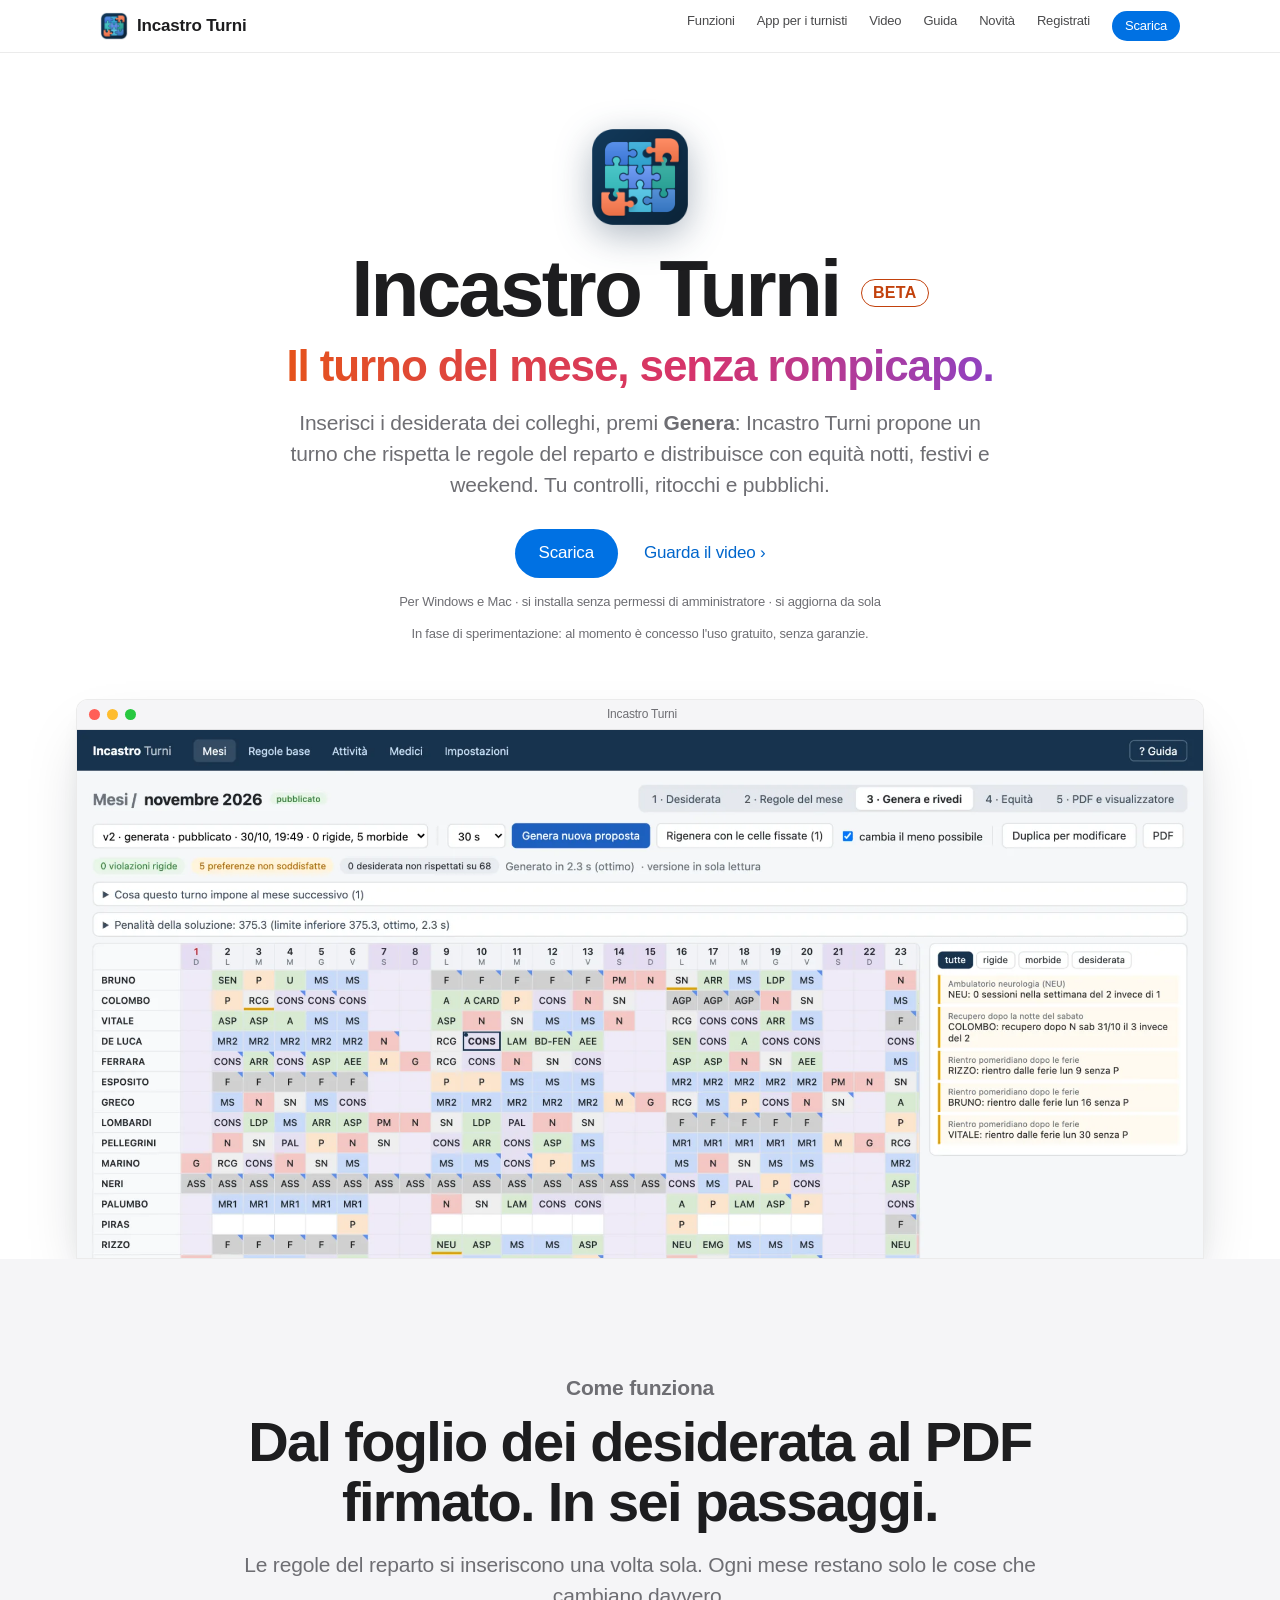
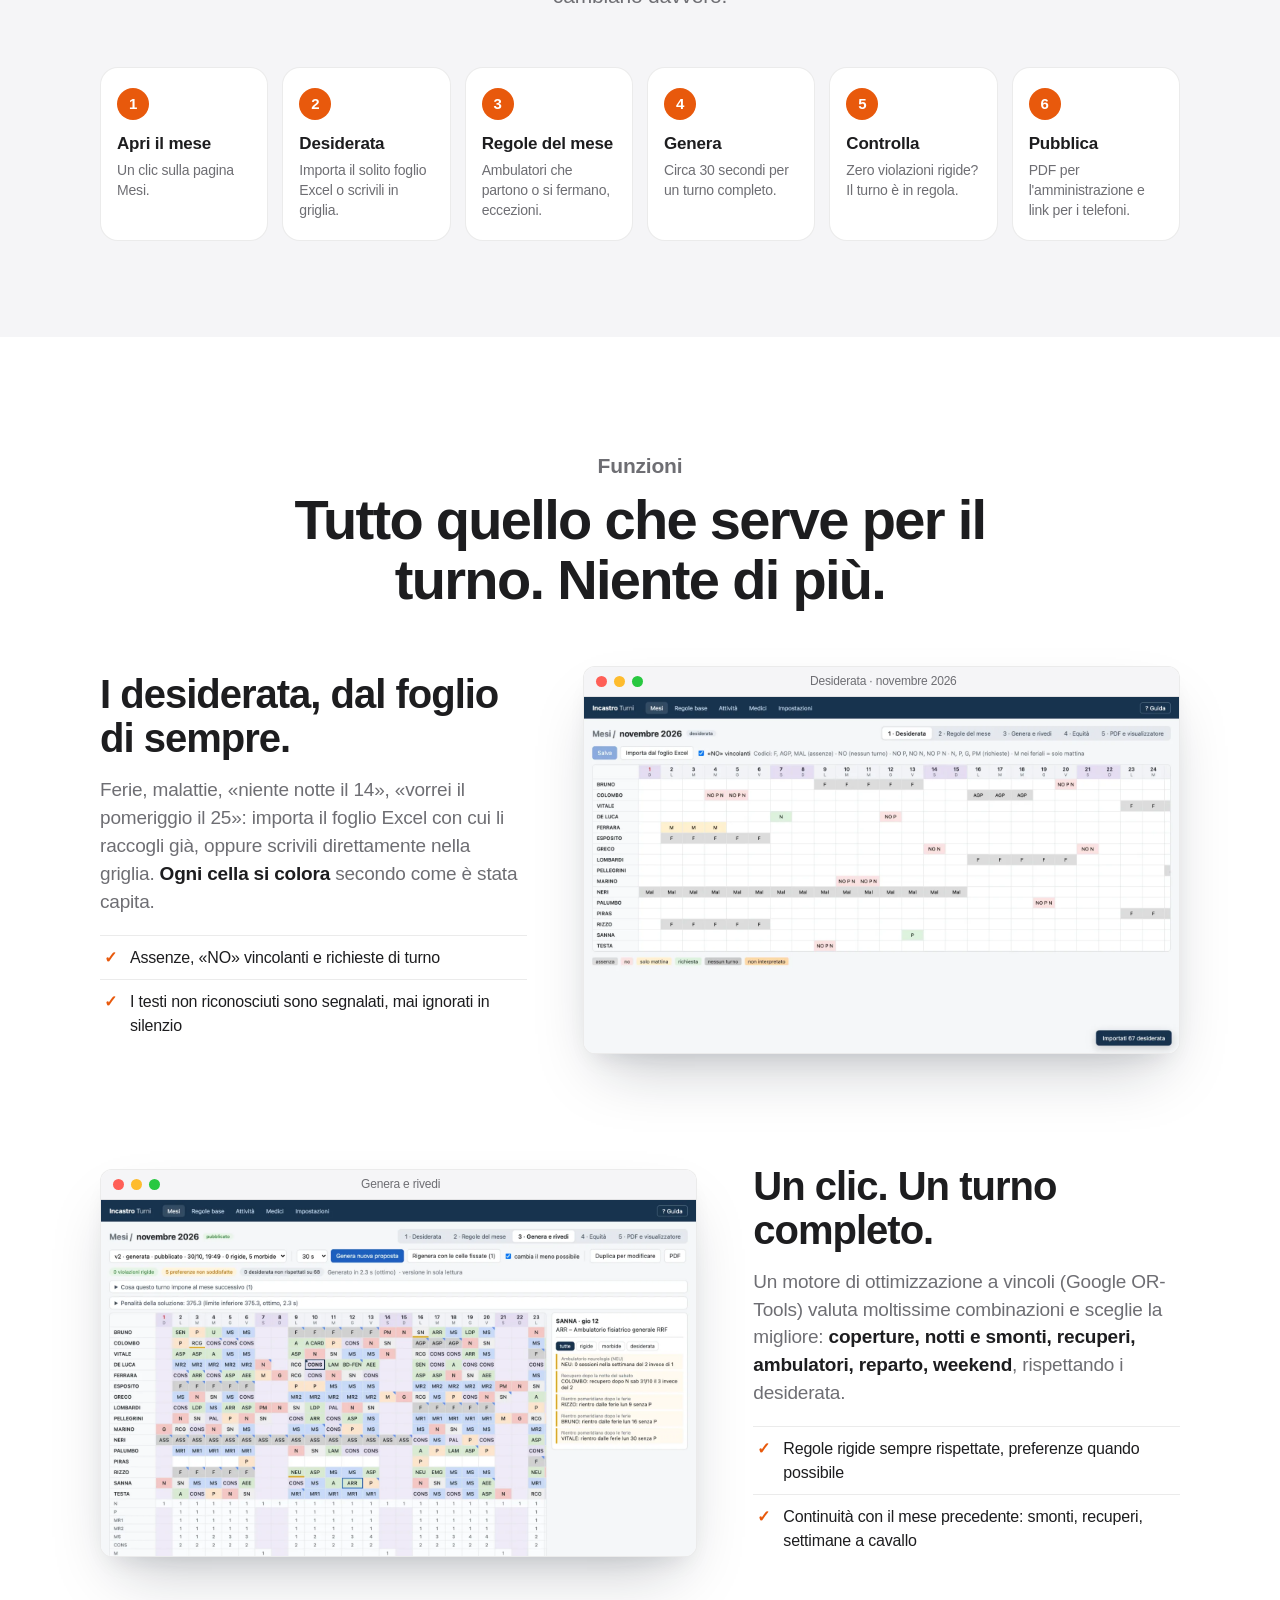
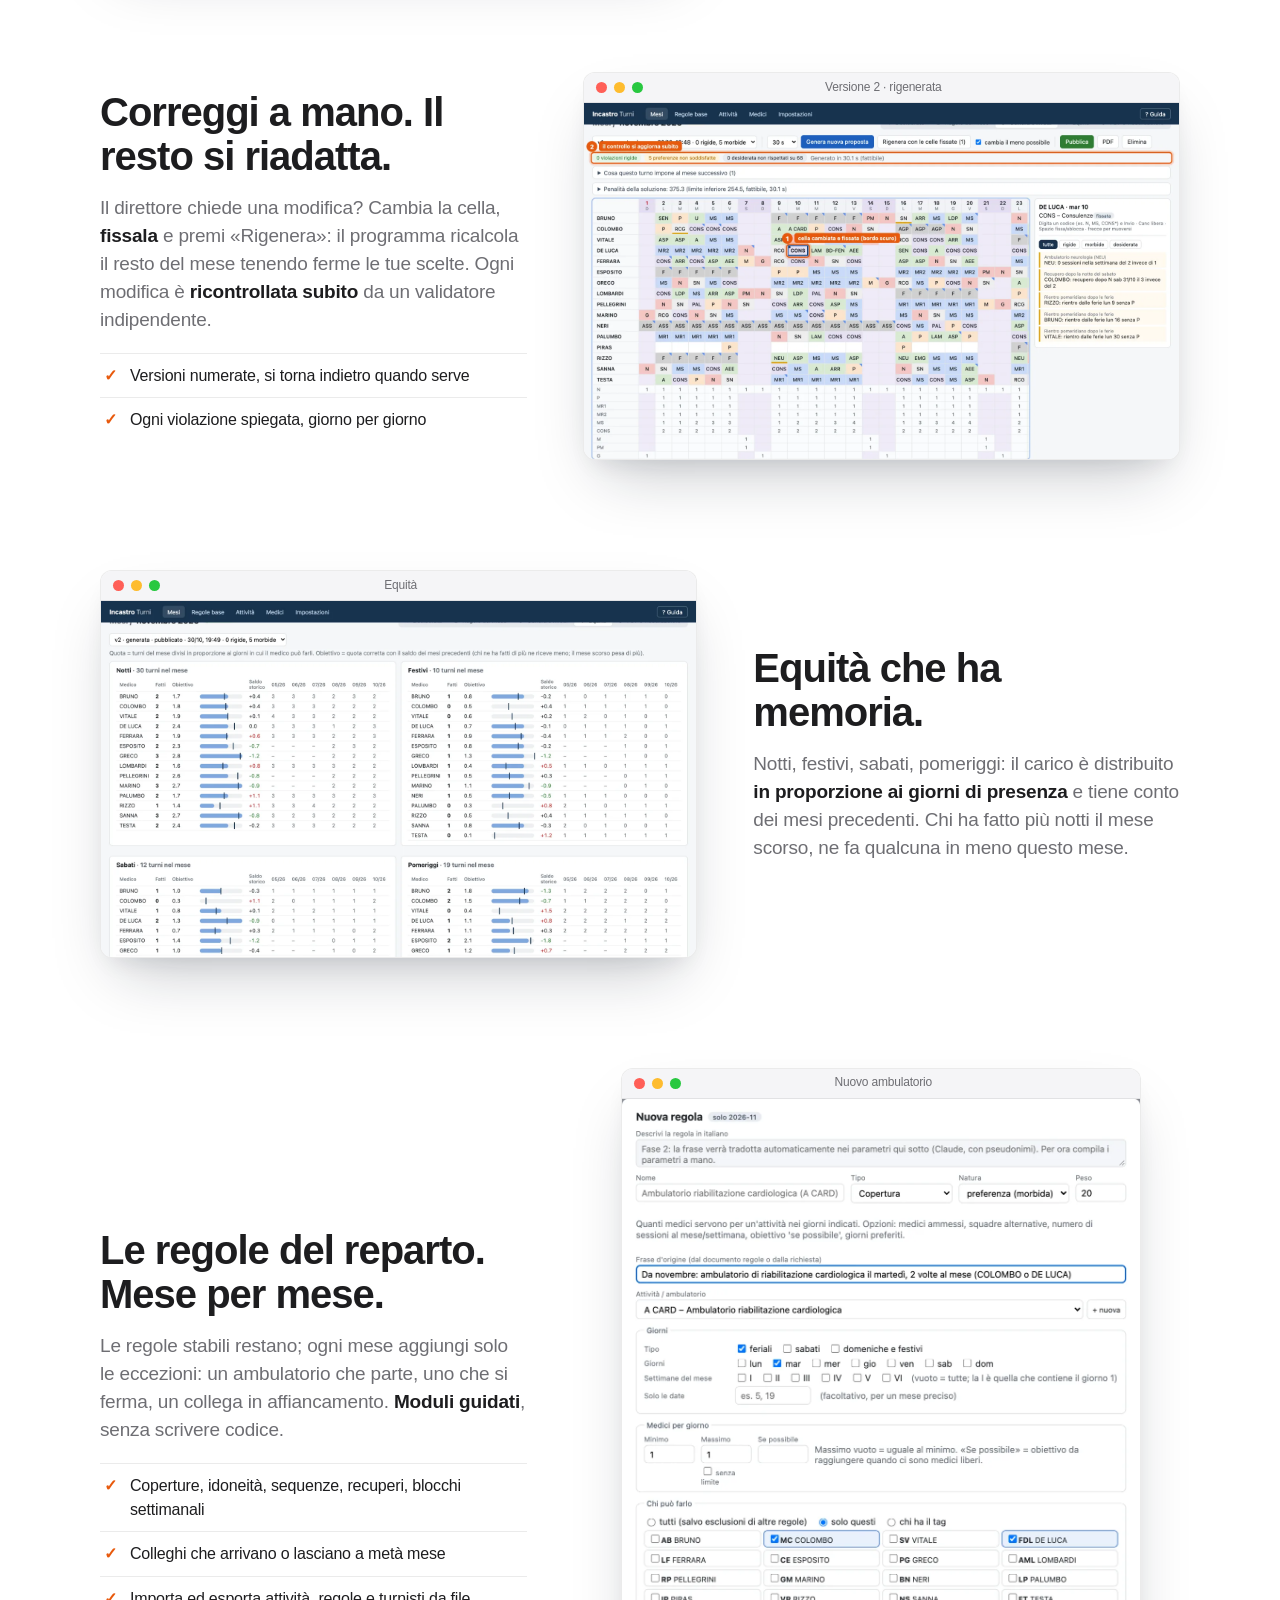
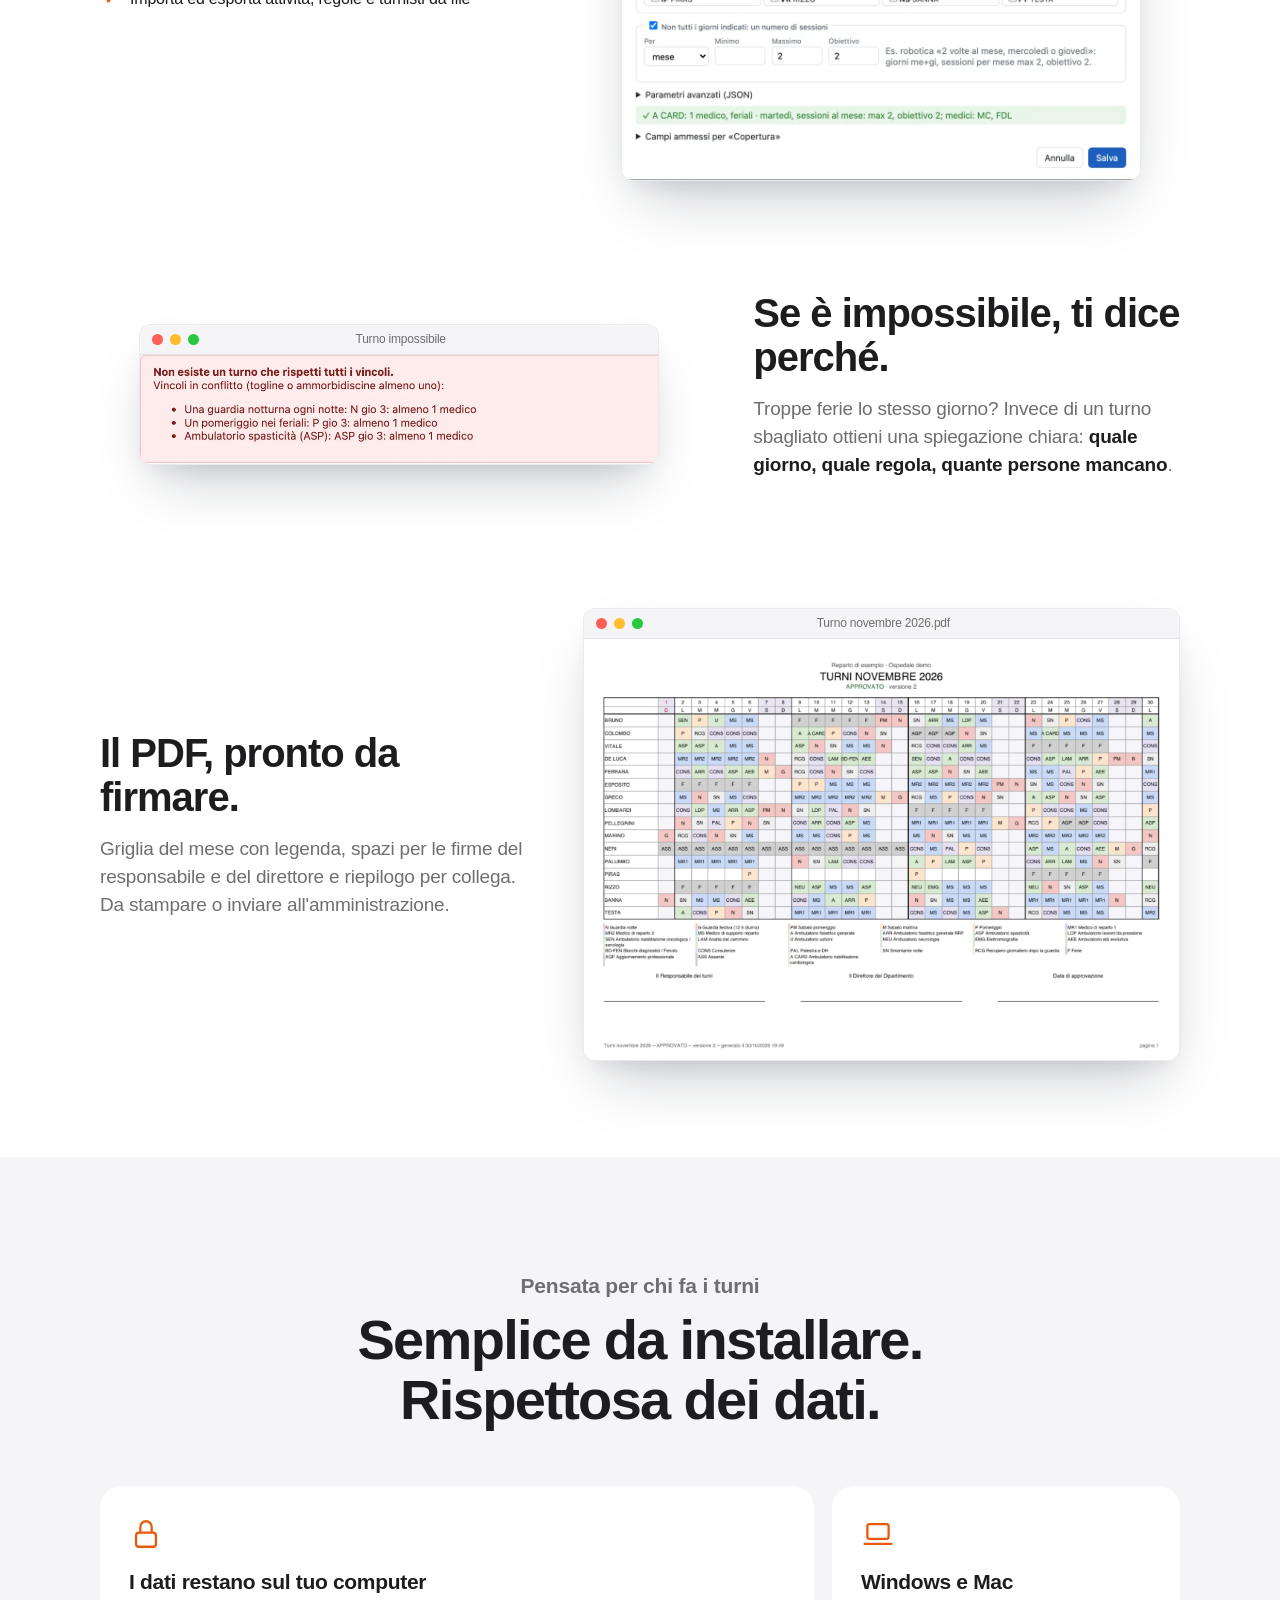
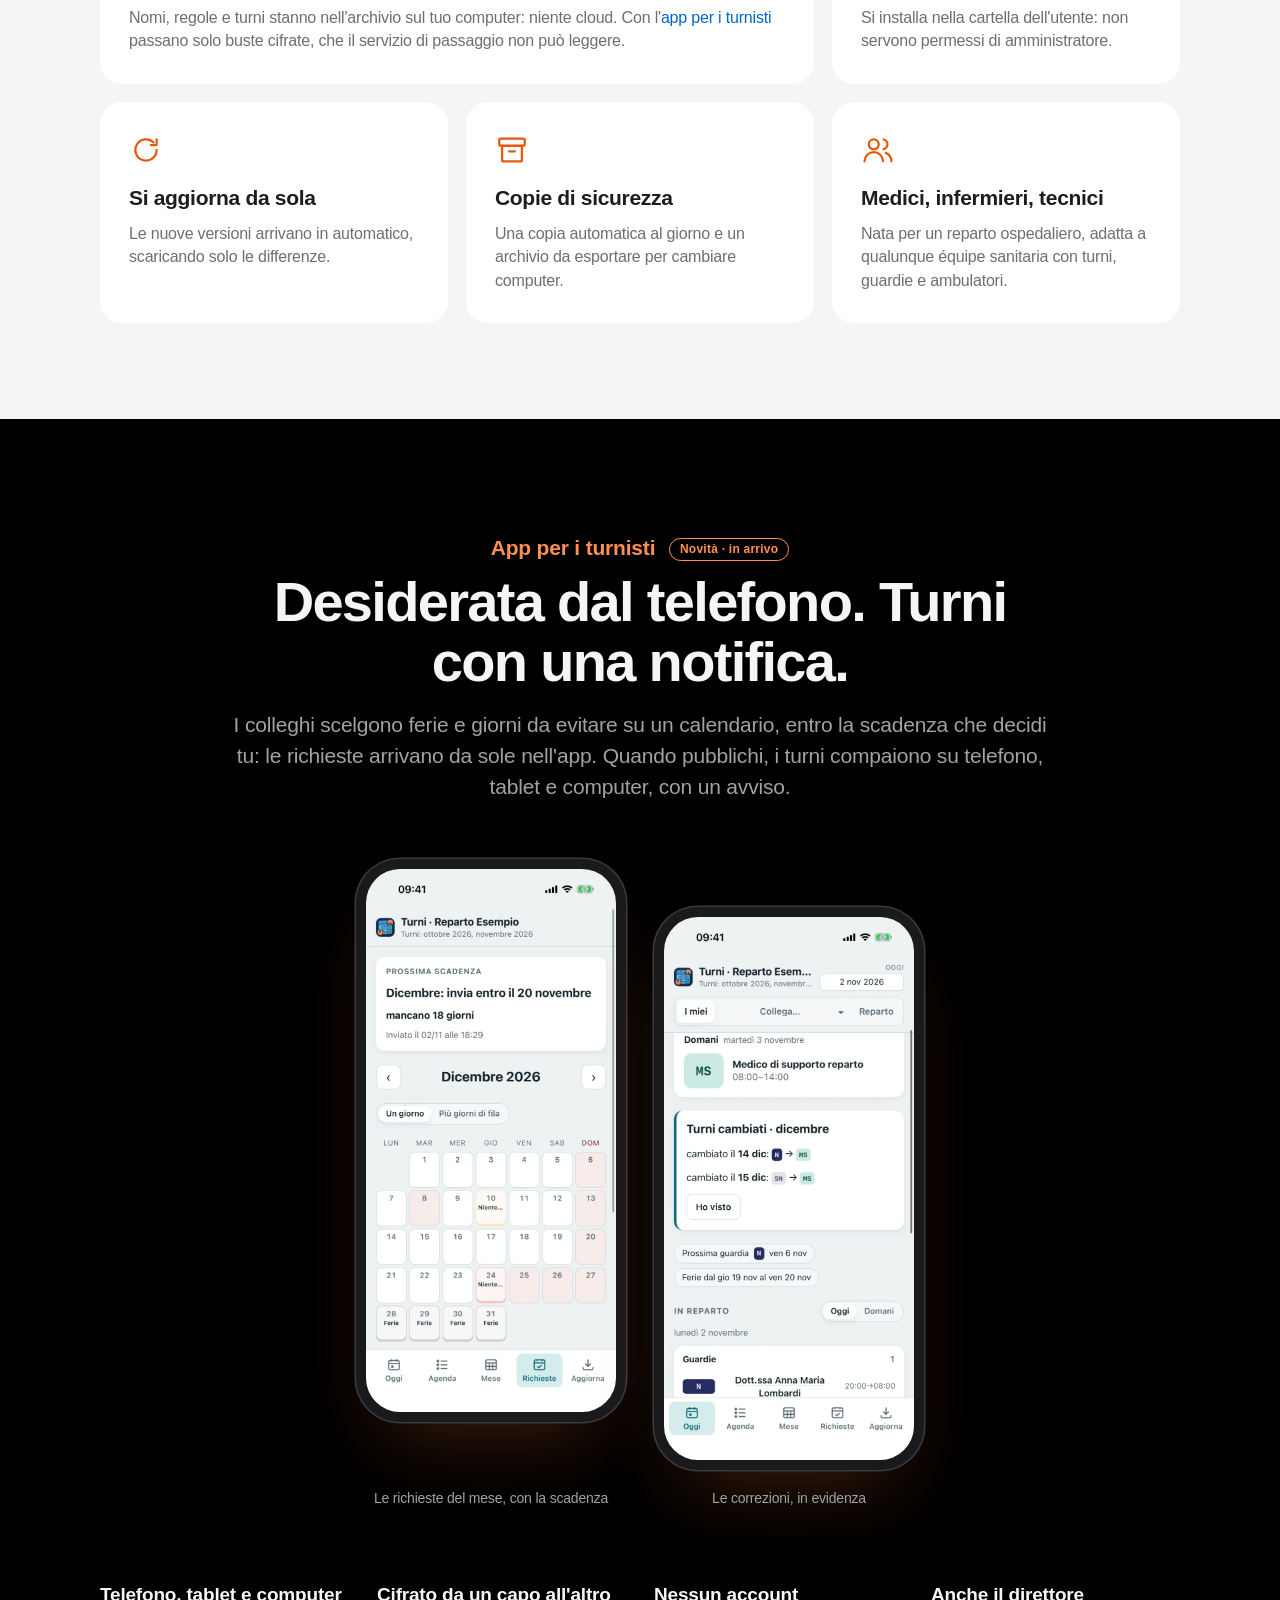
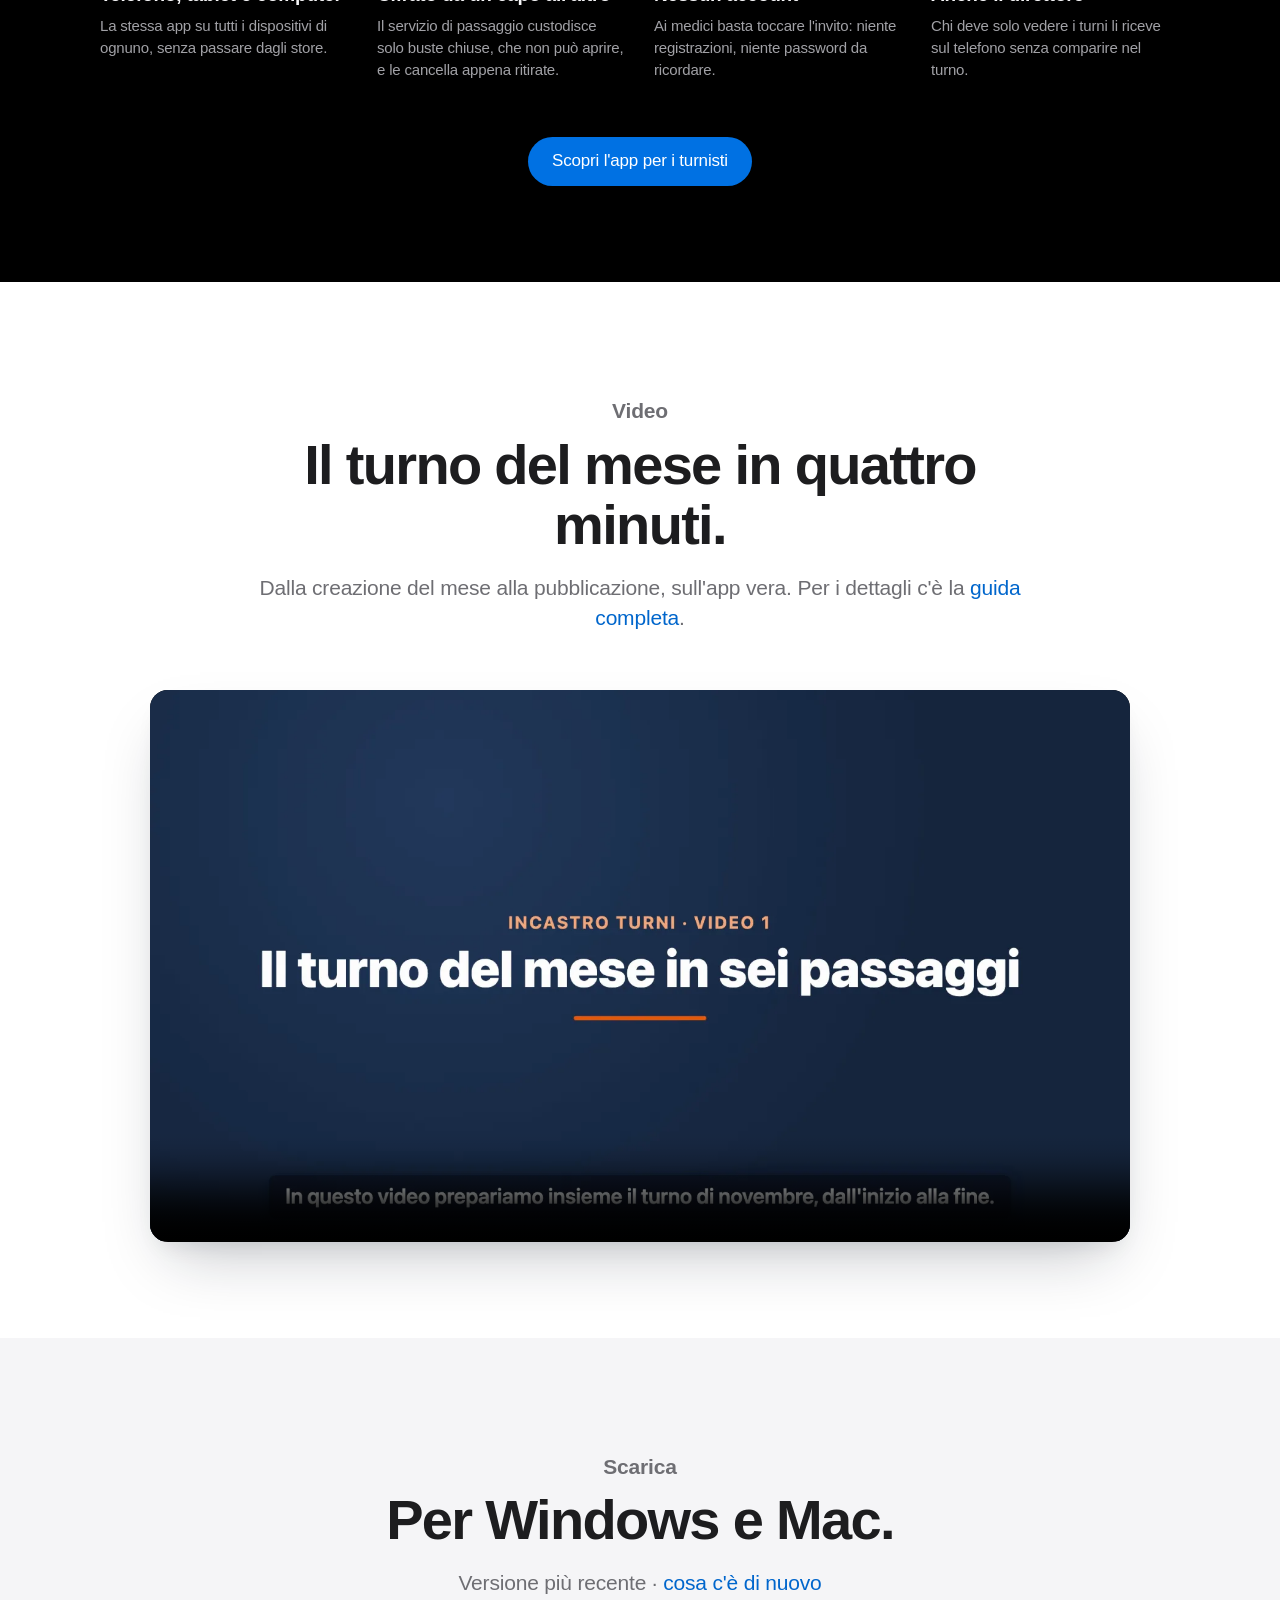
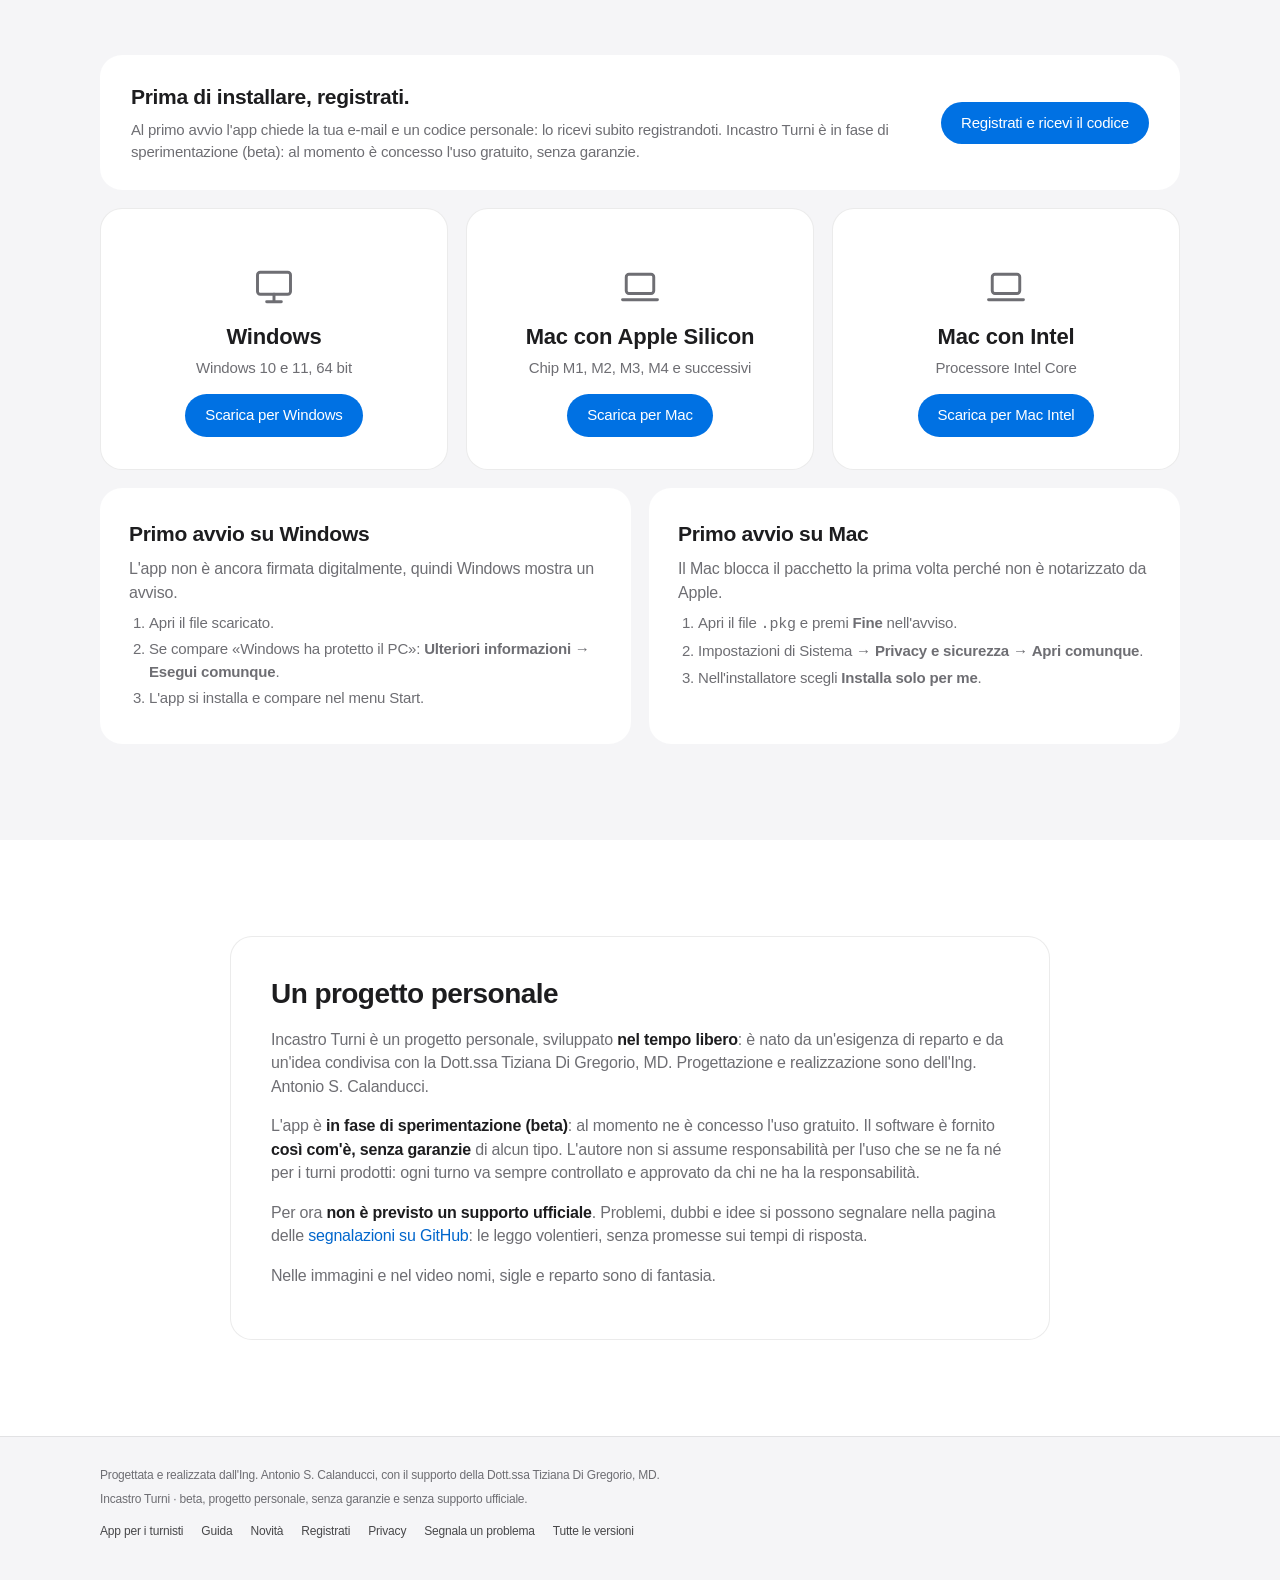
<file: docs/index.html>
<!doctype html>
<html lang="it">
<head>
<meta charset="utf-8">
<meta name="viewport" content="width=device-width, initial-scale=1">
<title>Incastro Turni – il turno del mese, senza rompicapo</title>
<meta name="description" content="App per Windows e Mac che genera il turno mensile del reparto da desiderata e regole, con controllo delle regole, equità, PDF da firmare e app per il telefono dei colleghi.">
<meta name="theme-color" content="#ffffff" media="(prefers-color-scheme: light)">
<meta name="theme-color" content="#000000" media="(prefers-color-scheme: dark)">
<meta property="og:title" content="Incastro Turni">
<meta property="og:description" content="Il turno del mese del reparto: desiderata, regole, generazione automatica, PDF e app per il telefono.">
<meta property="og:image" content="img/turno.webp">
<link rel="icon" href="img/icona.png?v=15688521">
<link rel="apple-touch-icon" href="img/icona.png?v=15688521">
<link rel="stylesheet" href="assets/sito.css?v=9bf009b3">
</head>
<body>

<header class="nav" id="nav">
  <div class="contenitore">
    <a class="marchio" href="./"><img src="img/icona.png?v=15688521" alt="">Incastro Turni</a>
    <button class="menu-bottone" aria-label="Menu" aria-expanded="false" onclick="const n=document.getElementById('nav');this.setAttribute('aria-expanded',n.classList.toggle('aperto'))">
      <svg width="20" height="20" viewBox="0 0 20 20" fill="none" stroke="currentColor" stroke-width="1.6" stroke-linecap="round"><path d="M3 6h14M3 10h14M3 14h14"/></svg>
    </button>
    <nav class="voci">
      <a href="#funzioni">Funzioni</a>
      <a href="telefoni.html">App per i turnisti</a>
      <a href="#video">Video</a>
      <a href="guida/">Guida</a>
      <a href="novita.html">Novità</a>
      <a href="registrati.html">Registrati</a>
      <a class="pillola" href="#scarica">Scarica</a>
    </nav>
  </div>
</header>

<main>
<!-- eroe -->
<div class="eroe">
  <div class="contenitore">
    <img class="icona" src="img/icona.png?v=15688521" alt="">
    <h1>Incastro Turni <span class="etichetta-beta" title="In fase di sperimentazione">Beta</span></h1>
    <p class="slogan">Il turno del mese, senza rompicapo.</p>
    <p class="intro">Inserisci i desiderata dei colleghi, premi <b>Genera</b>: Incastro Turni propone un turno che rispetta
      le regole del reparto e distribuisce con equità notti, festivi e weekend. Tu controlli, ritocchi e pubblichi.</p>
    <div class="azioni">
      <a class="bottone" href="#scarica">Scarica</a>
      <a class="link-freccia" href="#video">Guarda il video</a>
    </div>
    <p class="nota-piccola">Per Windows e Mac · si installa senza permessi di amministratore · si aggiorna da sola</p>
    <p class="nota-piccola">In fase di sperimentazione: al momento è concesso l'uso gratuito, senza garanzie.</p>
  </div>
  <div class="schermo">
    <div class="finestra taglio">
      <div class="titolo"><i></i><i></i><i></i><span>Incastro Turni</span></div>
      <img src="img/turno.webp" alt="Il turno di novembre generato da Incastro Turni: una griglia con medici sulle righe e giorni sulle colonne, colorata per tipo di attività" width="2160" height="1290">
    </div>
  </div>
</div>

<!-- sei passaggi -->
<section class="grigio" id="come">
  <div class="contenitore">
    <div class="titolo-sezione">
      <p class="occhiello">Come funziona</p>
      <h2>Dal foglio dei desiderata al PDF firmato. In sei passaggi.</h2>
      <p>Le regole del reparto si inseriscono una volta sola. Ogni mese restano solo le cose che cambiano davvero.</p>
    </div>
    <ol class="passi">
      <li><b>Apri il mese</b><span>Un clic sulla pagina Mesi.</span></li>
      <li><b>Desiderata</b><span>Importa il solito foglio Excel o scrivili in griglia.</span></li>
      <li><b>Regole del mese</b><span>Ambulatori che partono o si fermano, eccezioni.</span></li>
      <li><b>Genera</b><span>Circa 30 secondi per un turno completo.</span></li>
      <li><b>Controlla</b><span>Zero violazioni rigide? Il turno è in regola.</span></li>
      <li><b>Pubblica</b><span>PDF per l'amministrazione e link per i telefoni.</span></li>
    </ol>
  </div>
</section>

<!-- funzioni -->
<section id="funzioni">
  <div class="contenitore">
    <div class="titolo-sezione">
      <p class="occhiello">Funzioni</p>
      <h2>Tutto quello che serve per il turno. Niente di più.</h2>
    </div>

    <div class="funzione">
      <div class="testo">
        <h3>I desiderata, dal foglio di sempre.</h3>
        <p>Ferie, malattie, «niente notte il 14», «vorrei il pomeriggio il 25»: importa il foglio Excel con cui li raccogli già,
          oppure scrivili direttamente nella griglia. <b>Ogni cella si colora</b> secondo come è stata capita.</p>
        <ul class="elenco">
          <li>Assenze, «NO» vincolanti e richieste di turno</li>
          <li>I testi non riconosciuti sono segnalati, mai ignorati in silenzio</li>
        </ul>
      </div>
      <div class="immagine"><div class="finestra"><div class="titolo"><i></i><i></i><i></i><span>Desiderata · novembre 2026</span></div>
        <img src="img/desiderata.webp" alt="Griglia dei desiderata di novembre con assenze, NO e richieste colorate" loading="lazy" width="2160" height="1290"></div></div>
    </div>

    <div class="funzione inversa">
      <div class="testo">
        <h3>Un clic. Un turno completo.</h3>
        <p>Un motore di ottimizzazione a vincoli (Google OR-Tools) valuta moltissime combinazioni e sceglie la migliore:
          <b>coperture, notti e smonti, recuperi, ambulatori, reparto, weekend</b>, rispettando i desiderata.</p>
        <ul class="elenco">
          <li>Regole rigide sempre rispettate, preferenze quando possibile</li>
          <li>Continuità con il mese precedente: smonti, recuperi, settimane a cavallo</li>
        </ul>
      </div>
      <div class="immagine"><div class="finestra"><div class="titolo"><i></i><i></i><i></i><span>Genera e rivedi</span></div>
        <img src="img/ispettore.webp" alt="Turno generato con il pannello di dettaglio di una cella" loading="lazy" width="2160" height="1290"></div></div>
    </div>

    <div class="funzione">
      <div class="testo">
        <h3>Correggi a mano. Il resto si riadatta.</h3>
        <p>Il direttore chiede una modifica? Cambia la cella, <b>fissala</b> e premi «Rigenera»: il programma ricalcola il resto
          del mese tenendo ferme le tue scelte. Ogni modifica è <b>ricontrollata subito</b> da un validatore indipendente.</p>
        <ul class="elenco">
          <li>Versioni numerate, si torna indietro quando serve</li>
          <li>Ogni violazione spiegata, giorno per giorno</li>
        </ul>
      </div>
      <div class="immagine"><div class="finestra"><div class="titolo"><i></i><i></i><i></i><span>Versione 2 · rigenerata</span></div>
        <img src="img/rigenera.webp" alt="Turno rigenerato con una cella fissata a mano" loading="lazy" width="2160" height="1290"></div></div>
    </div>

    <div class="funzione inversa">
      <div class="testo">
        <h3>Equità che ha memoria.</h3>
        <p>Notti, festivi, sabati, pomeriggi: il carico è distribuito <b>in proporzione ai giorni di presenza</b> e tiene conto
          dei mesi precedenti. Chi ha fatto più notti il mese scorso, ne fa qualcuna in meno questo mese.</p>
      </div>
      <div class="immagine"><div class="finestra"><div class="titolo"><i></i><i></i><i></i><span>Equità</span></div>
        <img src="img/equita.webp" alt="Tabella dell'equità con i conteggi per collega e lo scarto dall'obiettivo" loading="lazy" width="2160" height="1290"></div></div>
    </div>

    <div class="funzione">
      <div class="testo">
        <h3>Le regole del reparto. Mese per mese.</h3>
        <p>Le regole stabili restano; ogni mese aggiungi solo le eccezioni: un ambulatorio che parte, uno che si ferma,
          un collega in affiancamento. <b>Moduli guidati</b>, senza scrivere codice.</p>
        <ul class="elenco">
          <li>Coperture, idoneità, sequenze, recuperi, blocchi settimanali</li>
          <li>Colleghi che arrivano o lasciano a metà mese</li>
          <li>Importa ed esporta attività, regole e turnisti da file</li>
        </ul>
      </div>
      <div class="immagine stretta"><div class="finestra"><div class="titolo"><i></i><i></i><i></i><span>Nuovo ambulatorio</span></div>
        <img src="img/regola.webp" alt="Modulo per aggiungere un ambulatorio nel mese" loading="lazy"></div></div>
    </div>

    <div class="funzione inversa">
      <div class="testo">
        <h3>Se è impossibile, ti dice perché.</h3>
        <p>Troppe ferie lo stesso giorno? Invece di un turno sbagliato ottieni una spiegazione chiara:
          <b>quale giorno, quale regola, quante persone mancano</b>.</p>
      </div>
      <div class="immagine stretta"><div class="finestra"><div class="titolo"><i></i><i></i><i></i><span>Turno impossibile</span></div>
        <img src="img/impossibile.webp" alt="Messaggio che spiega perché il turno non si può fare" loading="lazy"></div></div>
    </div>

    <div class="funzione">
      <div class="testo">
        <h3>Il PDF, pronto da firmare.</h3>
        <p>Griglia del mese con legenda, spazi per le firme del responsabile e del direttore e riepilogo per collega.
          Da stampare o inviare all'amministrazione.</p>
      </div>
      <div class="immagine"><div class="finestra"><div class="titolo"><i></i><i></i><i></i><span>Turno novembre 2026.pdf</span></div>
        <img src="img/pdf.webp" alt="Anteprima del PDF del turno" loading="lazy"></div></div>
    </div>
  </div>
</section>

<!-- riquadri -->
<section class="grigio">
  <div class="contenitore">
    <div class="titolo-sezione">
      <p class="occhiello">Pensata per chi fa i turni</p>
      <h2>Semplice da installare. Rispettosa dei dati.</h2>
    </div>
    <div class="riquadri">
      <div class="riquadro largo"><span class="simbolo"><svg viewBox="0 0 24 24" aria-hidden="true"><rect x="5" y="11" width="14" height="10" rx="2"/><path d="M8 11V7a4 4 0 0 1 8 0v4"/></svg></span><h3>I dati restano sul tuo computer</h3>
        <p>Nomi, regole e turni stanno nell'archivio sul tuo computer: niente cloud. Con l'<a href="telefoni.html">app per i turnisti</a>
          passano solo buste cifrate, che il servizio di passaggio non può leggere.</p></div>
      <div class="riquadro"><span class="simbolo"><svg viewBox="0 0 24 24" aria-hidden="true"><rect x="4.5" y="5" width="15" height="10.5" rx="1.5"/><path d="M2.5 19h19"/></svg></span><h3>Windows e Mac</h3>
        <p>Si installa nella cartella dell'utente: non servono permessi di amministratore.</p></div>
      <div class="riquadro"><span class="simbolo"><svg viewBox="0 0 24 24" aria-hidden="true"><path d="M19.5 12a7.5 7.5 0 1 1-2.2-5.3"/><path d="M19.5 4.5v4h-4"/></svg></span><h3>Si aggiorna da sola</h3>
        <p>Le nuove versioni arrivano in automatico, scaricando solo le differenze.</p></div>
      <div class="riquadro"><span class="simbolo"><svg viewBox="0 0 24 24" aria-hidden="true"><rect x="3" y="4" width="18" height="5" rx="1"/><path d="M5 9v10a1 1 0 0 0 1 1h12a1 1 0 0 0 1-1V9M10 13h4"/></svg></span><h3>Copie di sicurezza</h3>
        <p>Una copia automatica al giorno e un archivio da esportare per cambiare computer.</p></div>
      <div class="riquadro"><span class="simbolo"><svg viewBox="0 0 24 24" aria-hidden="true"><circle cx="9" cy="8" r="3.5"/><path d="M2.5 20a6.5 6.5 0 0 1 13 0"/><path d="M16 4.6a3.5 3.5 0 0 1 0 6.8M17.5 14a6.5 6.5 0 0 1 4 6"/></svg></span><h3>Medici, infermieri, tecnici</h3>
        <p>Nata per un reparto ospedaliero, adatta a qualunque équipe sanitaria con turni, guardie e ambulatori.</p></div>
    </div>
  </div>
</section>

<!-- app per i turnisti (riassunto: il giro completo è in telefoni.html) -->
<section class="scura" id="telefono">
  <div class="contenitore">
    <div class="titolo-sezione">
      <p class="occhiello">App per i turnisti <span class="etichetta-arrivo">Novità · in arrivo</span></p>
      <h2>Desiderata dal telefono. Turni con una notifica.</h2>
      <p>I colleghi scelgono ferie e giorni da evitare su un calendario, entro la scadenza che decidi tu: le richieste
        arrivano da sole nell'app. Quando pubblichi, i turni compaiono su telefono, tablet e computer, con un avviso.</p>
    </div>
    <div class="telefoni">
      <div class="telefono"><img src="img/tel-richieste.webp" alt="Le richieste di dicembre scelte sul calendario del telefono, già inviate al coordinatore" loading="lazy" width="750" height="1631"></div>
      <div class="telefono"><img src="img/tel-cambiati.webp" alt="Sul telefono, il riquadro «Turni cambiati» con i turni del 14 e del 15 dicembre corretti" loading="lazy" width="750" height="1631"></div>
    </div>
    <div class="didascalie due"><div>Le richieste del mese, con la scadenza</div><div>Le correzioni, in evidenza</div></div>
    <div class="punti">
      <div><h3>Telefono, tablet e computer</h3><p>La stessa app su tutti i dispositivi di ognuno, senza passare dagli store.</p></div>
      <div><h3>Cifrato da un capo all'altro</h3><p>Il servizio di passaggio custodisce solo buste chiuse, che non può aprire, e le cancella appena ritirate.</p></div>
      <div><h3>Nessun account</h3><p>Ai medici basta toccare l'invito: niente registrazioni, niente password da ricordare.</p></div>
      <div><h3>Anche il direttore</h3><p>Chi deve solo vedere i turni li riceve sul telefono senza comparire nel turno.</p></div>
    </div>
    <p class="continua"><a class="bottone" href="telefoni.html">Scopri l'app per i turnisti</a></p>
  </div>
</section>

<!-- video -->
<section id="video">
  <div class="contenitore">
    <div class="titolo-sezione">
      <p class="occhiello">Video</p>
      <h2>Il turno del mese in quattro minuti.</h2>
      <p>Dalla creazione del mese alla pubblicazione, sull'app vera. Per i dettagli c'è la <a href="guida/">guida completa</a>.</p>
    </div>
    <div class="video">
      <video controls preload="none" playsinline poster="img/video-poster.webp" width="1920" height="1080">
        <source src="video/turno-del-mese.mp4" type="video/mp4">
        <a href="video/turno-del-mese.mp4">Scarica il video</a>
      </video>
    </div>
  </div>
</section>

<!-- scarica -->
<section class="grigio" id="scarica">
  <div class="contenitore">
    <div class="titolo-sezione">
      <p class="occhiello">Scarica</p>
      <h2>Per Windows e Mac.</h2>
      <p>Versione <span id="versione">più recente</span> · <a href="novita.html">cosa c'è di nuovo</a></p>
    </div>
    <div class="invito">
      <div>
        <h3>Prima di installare, registrati.</h3>
        <p>Al primo avvio l'app chiede la tua e-mail e un codice personale: lo ricevi subito registrandoti.
          Incastro Turni è in fase di sperimentazione (beta): al momento è concesso l'uso gratuito, senza garanzie.</p>
      </div>
      <a class="bottone" href="registrati.html">Registrati e ricevi il codice</a>
    </div>
    <div class="scarica">
      <div class="piattaforma" data-os="windows">
        <div class="etichetta-consigliata"></div>
        <div class="simbolo"><svg viewBox="0 0 24 24" aria-hidden="true"><rect x="3" y="4" width="18" height="12" rx="1.5"/><path d="M8 20h8M12 16v4"/></svg></div><h3>Windows</h3><p>Windows 10 e 11, 64 bit</p>
        <a class="bottone" href="https://github.com/acaland/incastro-turni-sanita/releases/latest/download/IncastroTurni-win-x64-Setup.exe">Scarica per Windows</a>
      </div>
      <div class="piattaforma" data-os="mac">
        <div class="etichetta-consigliata"></div>
        <div class="simbolo"><svg viewBox="0 0 24 24" aria-hidden="true"><rect x="4.5" y="5" width="15" height="10.5" rx="1.5"/><path d="M2.5 19h19"/></svg></div><h3>Mac con Apple Silicon</h3><p>Chip M1, M2, M3, M4 e successivi</p>
        <a class="bottone" href="https://github.com/acaland/incastro-turni-sanita/releases/latest/download/IncastroTurni-osx-arm64-Setup.pkg">Scarica per Mac</a>
      </div>
      <div class="piattaforma" data-os="mac-intel">
        <div class="etichetta-consigliata"></div>
        <div class="simbolo"><svg viewBox="0 0 24 24" aria-hidden="true"><rect x="4.5" y="5" width="15" height="10.5" rx="1.5"/><path d="M2.5 19h19"/></svg></div><h3>Mac con Intel</h3><p>Processore Intel Core</p>
        <a class="bottone" href="https://github.com/acaland/incastro-turni-sanita/releases/latest/download/IncastroTurni-osx-x64-Setup.pkg">Scarica per Mac Intel</a>
      </div>
    </div>
    <div class="installazione">
      <div class="riquadro"><h3>Primo avvio su Windows</h3>
        <p>L'app non è ancora firmata digitalmente, quindi Windows mostra un avviso.</p>
        <ol><li>Apri il file scaricato.</li><li>Se compare «Windows ha protetto il PC»: <b>Ulteriori informazioni</b> → <b>Esegui comunque</b>.</li><li>L'app si installa e compare nel menu Start.</li></ol></div>
      <div class="riquadro"><h3>Primo avvio su Mac</h3>
        <p>Il Mac blocca il pacchetto la prima volta perché non è notarizzato da Apple.</p>
        <ol><li>Apri il file <code>.pkg</code> e premi <b>Fine</b> nell'avviso.</li><li>Impostazioni di Sistema → <b>Privacy e sicurezza</b> → <b>Apri comunque</b>.</li><li>Nell'installatore scegli <b>Installa solo per me</b>.</li></ol></div>
    </div>
  </div>
</section>

<!-- avvertenze -->
<section id="note">
  <div class="contenitore">
    <div class="avvertenze">
      <h2>Un progetto personale</h2>
      <p>Incastro Turni è un progetto personale, sviluppato <b>nel tempo libero</b>: è nato da un'esigenza di reparto
        e da un'idea condivisa con la Dott.ssa Tiziana Di Gregorio, MD.
        Progettazione e realizzazione sono dell'Ing. Antonio S. Calanducci.</p>
      <p>L'app è <b>in fase di sperimentazione (beta)</b>: al momento ne è concesso l'uso gratuito.
        Il software è fornito <b>così com'è, senza garanzie</b> di alcun tipo. L'autore non si assume responsabilità per l'uso
        che se ne fa né per i turni prodotti: ogni turno va sempre controllato e approvato da chi ne ha la responsabilità.</p>
      <p>Per ora <b>non è previsto un supporto ufficiale</b>. Problemi, dubbi e idee si possono segnalare nella pagina delle
        <a href="https://github.com/acaland/incastro-turni-sanita/issues">segnalazioni su GitHub</a>: le leggo volentieri,
        senza promesse sui tempi di risposta.</p>
      <p>Nelle immagini e nel video nomi, sigle e reparto sono di fantasia.</p>
    </div>
  </div>
</section>
</main>

<footer>
  <div class="contenitore righe">
    <div>
      <p>Progettata e realizzata dall'Ing. Antonio S. Calanducci, con il supporto della Dott.ssa Tiziana Di Gregorio, MD.</p>
      <p>Incastro Turni · beta, progetto personale, senza garanzie e senza supporto ufficiale.</p>
    </div>
    <nav>
      <a href="telefoni.html">App per i turnisti</a>
      <a href="guida/">Guida</a>
      <a href="novita.html">Novità</a>
      <a href="registrati.html">Registrati</a>
      <a href="registrati.html#informativa">Privacy</a>
      <a href="https://github.com/acaland/incastro-turni-sanita/issues">Segnala un problema</a>
      <a href="https://github.com/acaland/incastro-turni-sanita/releases">Tutte le versioni</a>
    </nav>
  </div>
</footer>

<script>
// evidenzia il download adatto al sistema e mostra il numero dell'ultima versione
(function () {
  var ua = navigator.userAgent, mobile = /iPhone|iPad|Android/.test(ua) || (/Macintosh/.test(ua) && navigator.maxTouchPoints > 1);
  var os = mobile ? null : /Windows/.test(ua) ? "windows" : /Macintosh/.test(ua) ? "mac" : null;
  if (os) {
    var el = document.querySelector('.piattaforma[data-os="' + os + '"]');
    el.classList.add("consigliata");
    el.querySelector(".etichetta-consigliata").textContent = "Per il tuo computer";
  }
  fetch("https://api.github.com/repos/acaland/incastro-turni-sanita/releases/latest")
    .then(function (r) { return r.ok ? r.json() : null; })
    .then(function (r) { if (r && r.tag_name) document.getElementById("versione").textContent = r.tag_name.replace(/^v/, ""); })
    .catch(function () {});
  document.querySelectorAll(".nav .voci a").forEach(function (a) {
    a.addEventListener("click", function () { document.getElementById("nav").classList.remove("aperto"); });
  });
})();
</script>
</body>
</html>
</file>
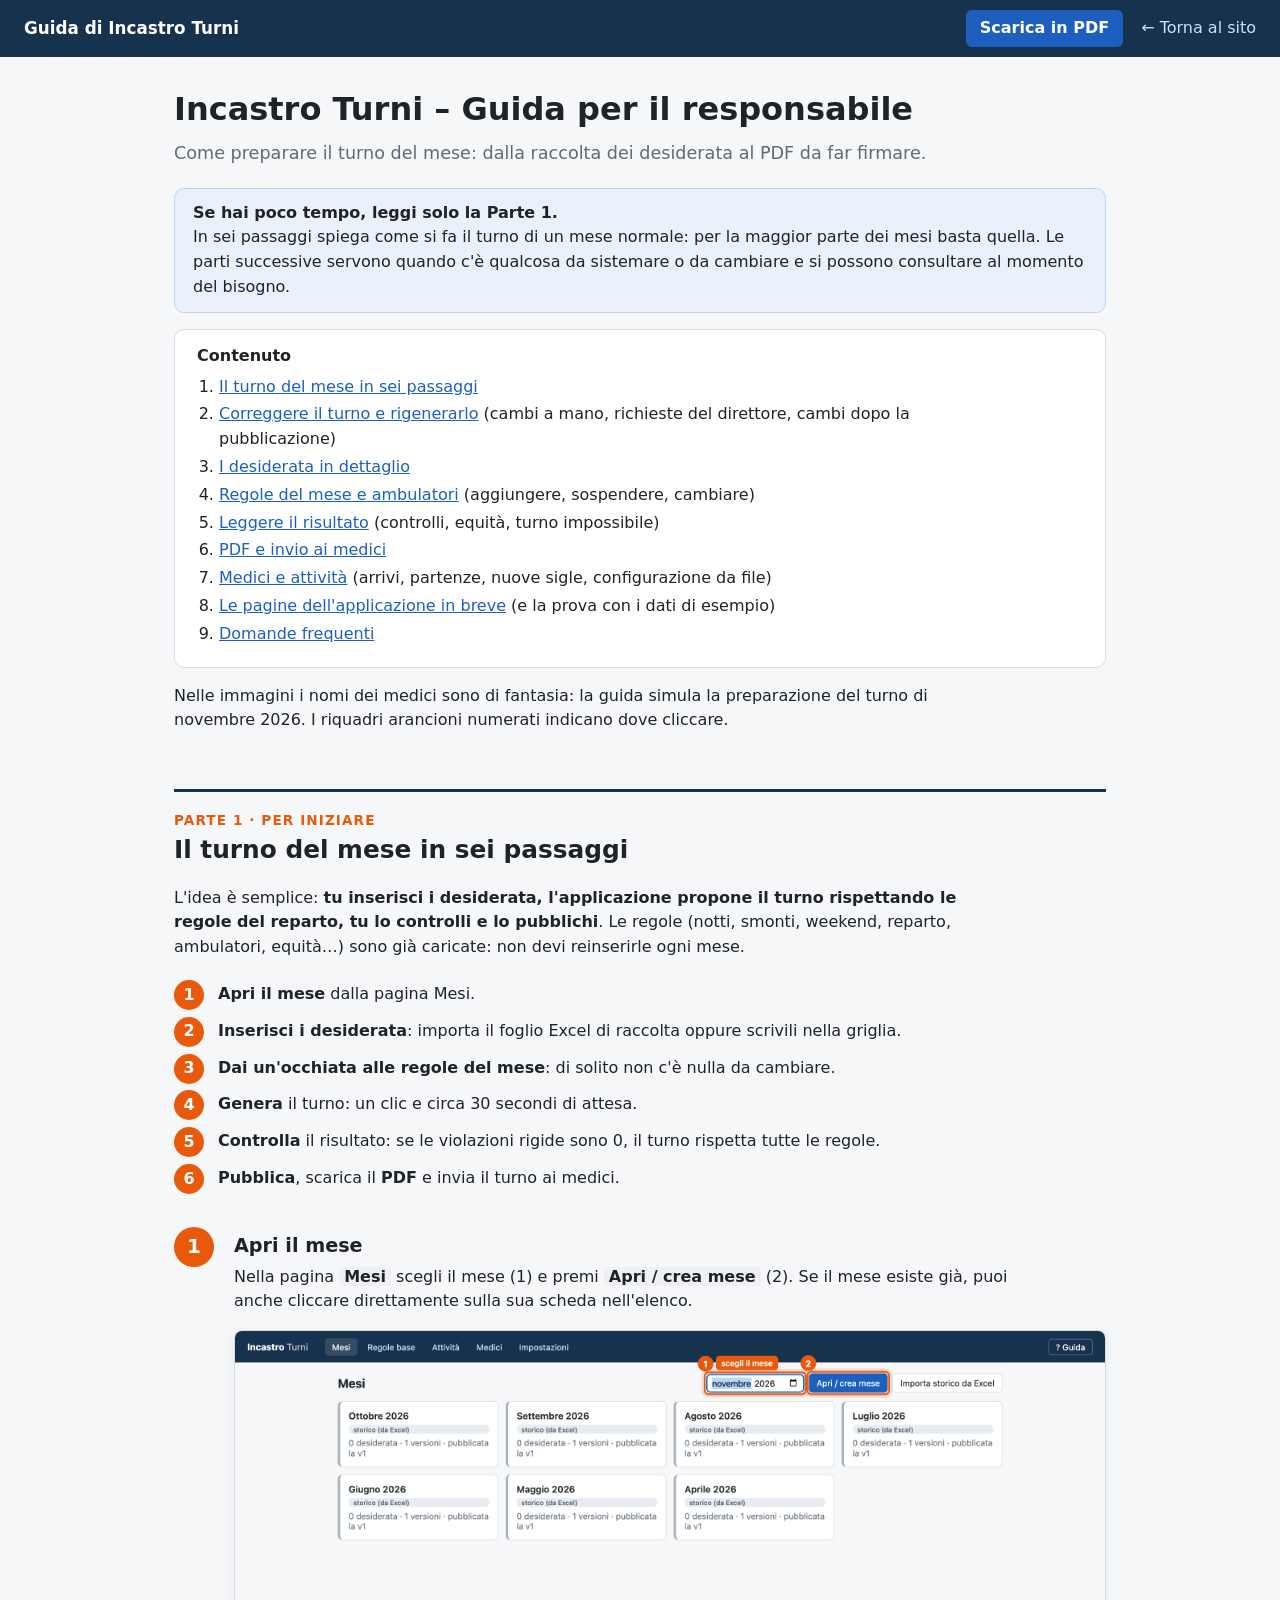
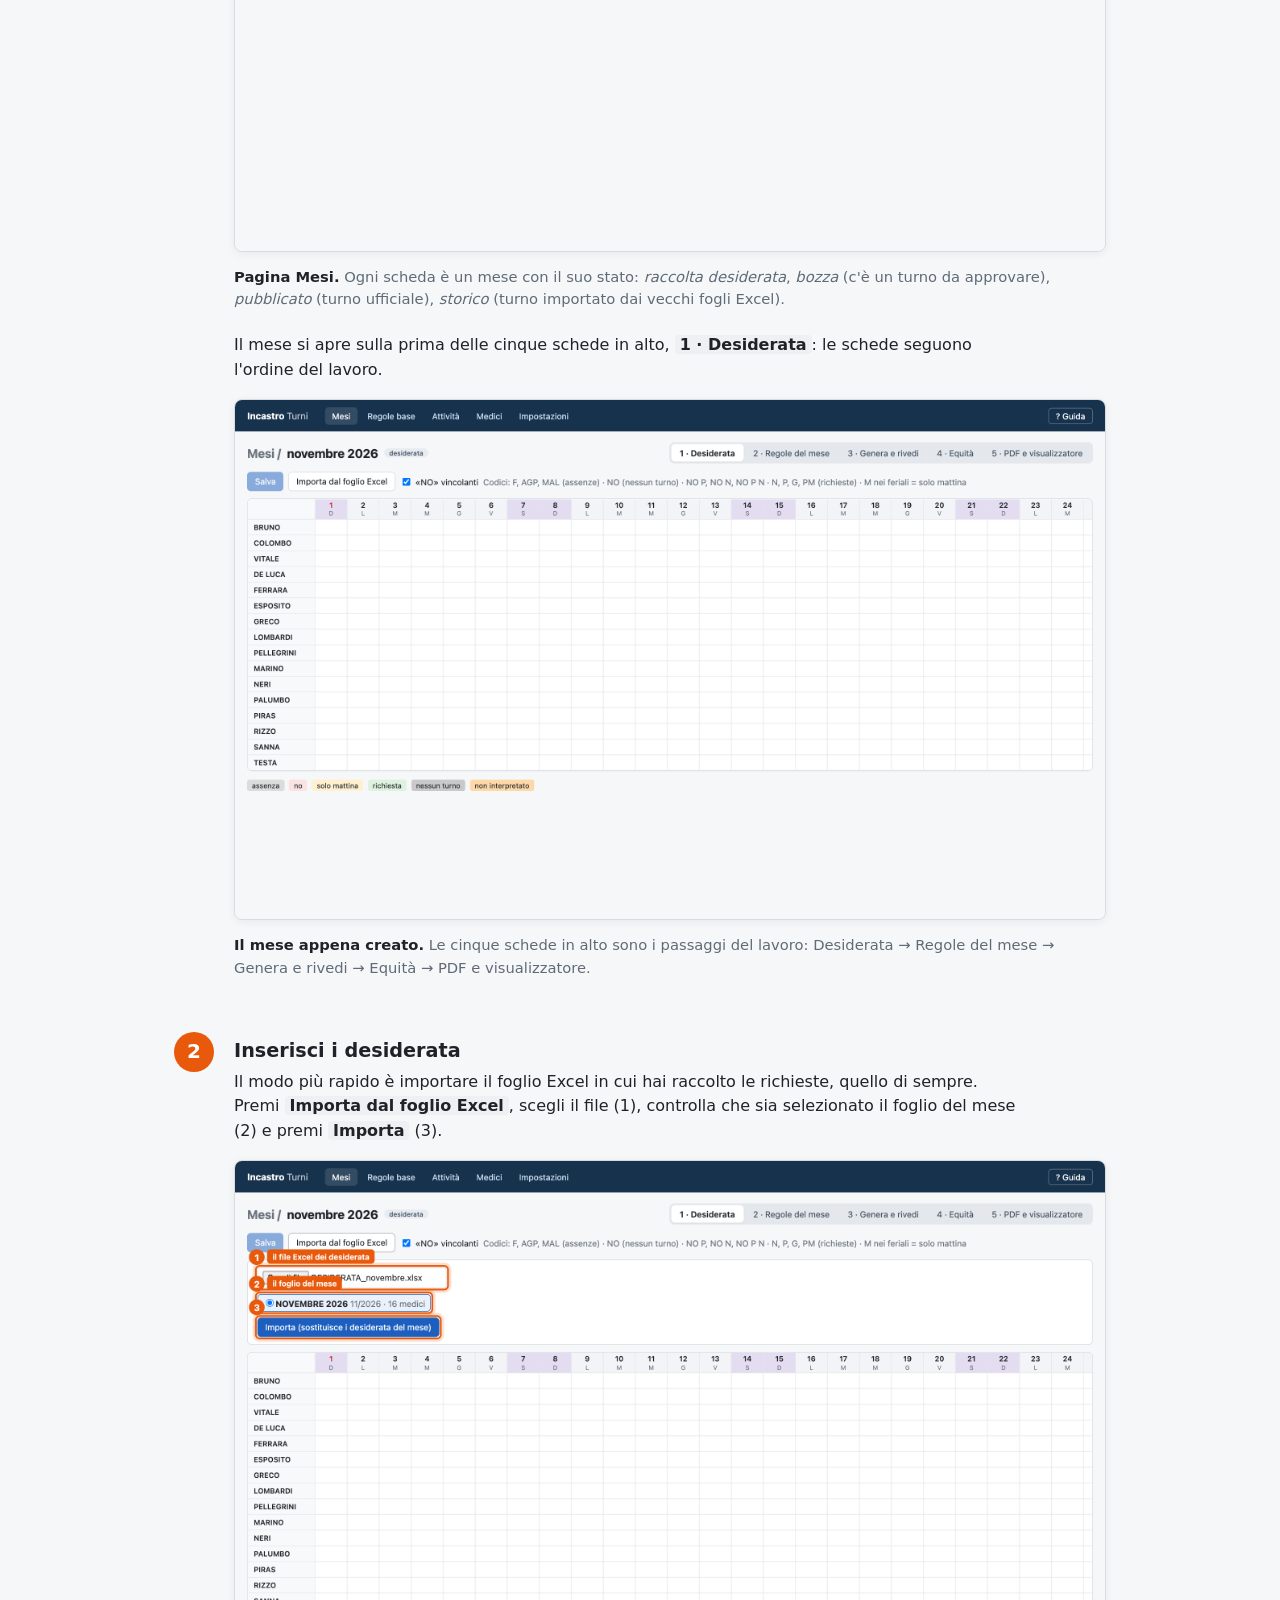
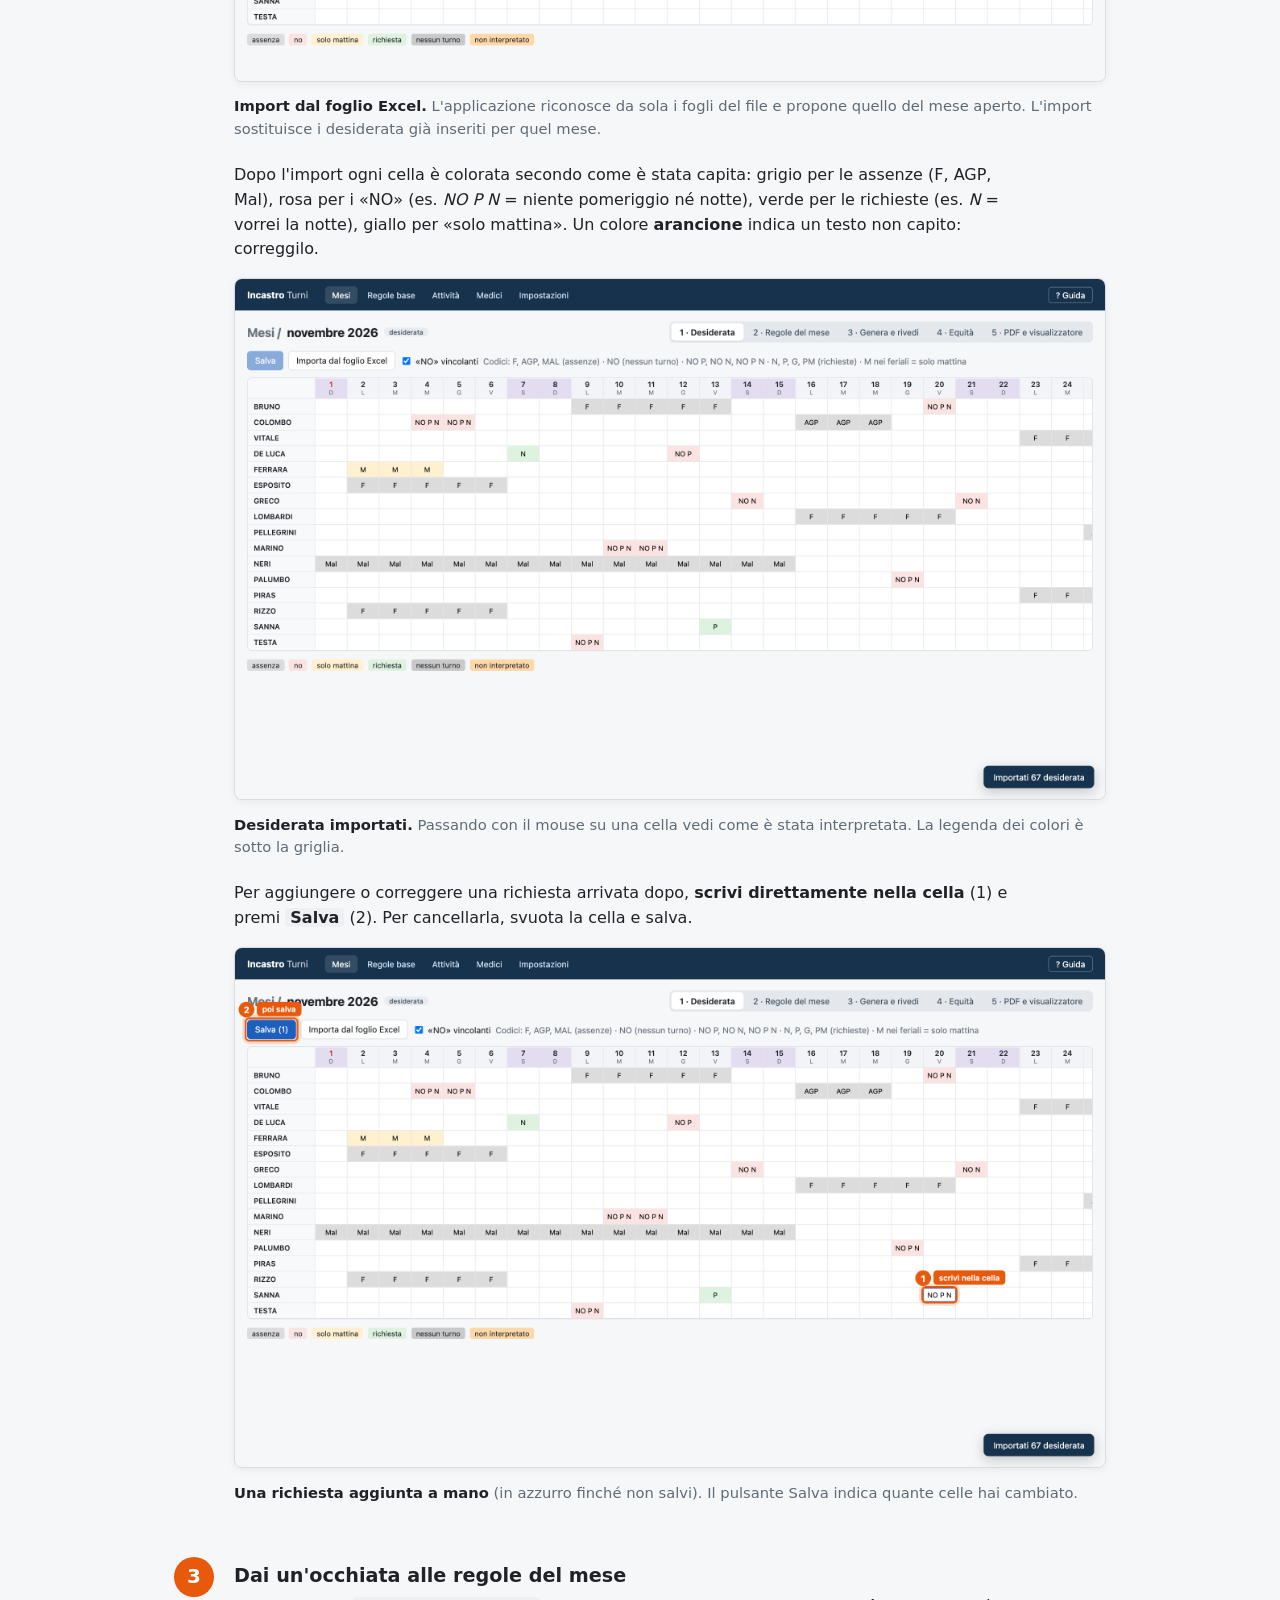
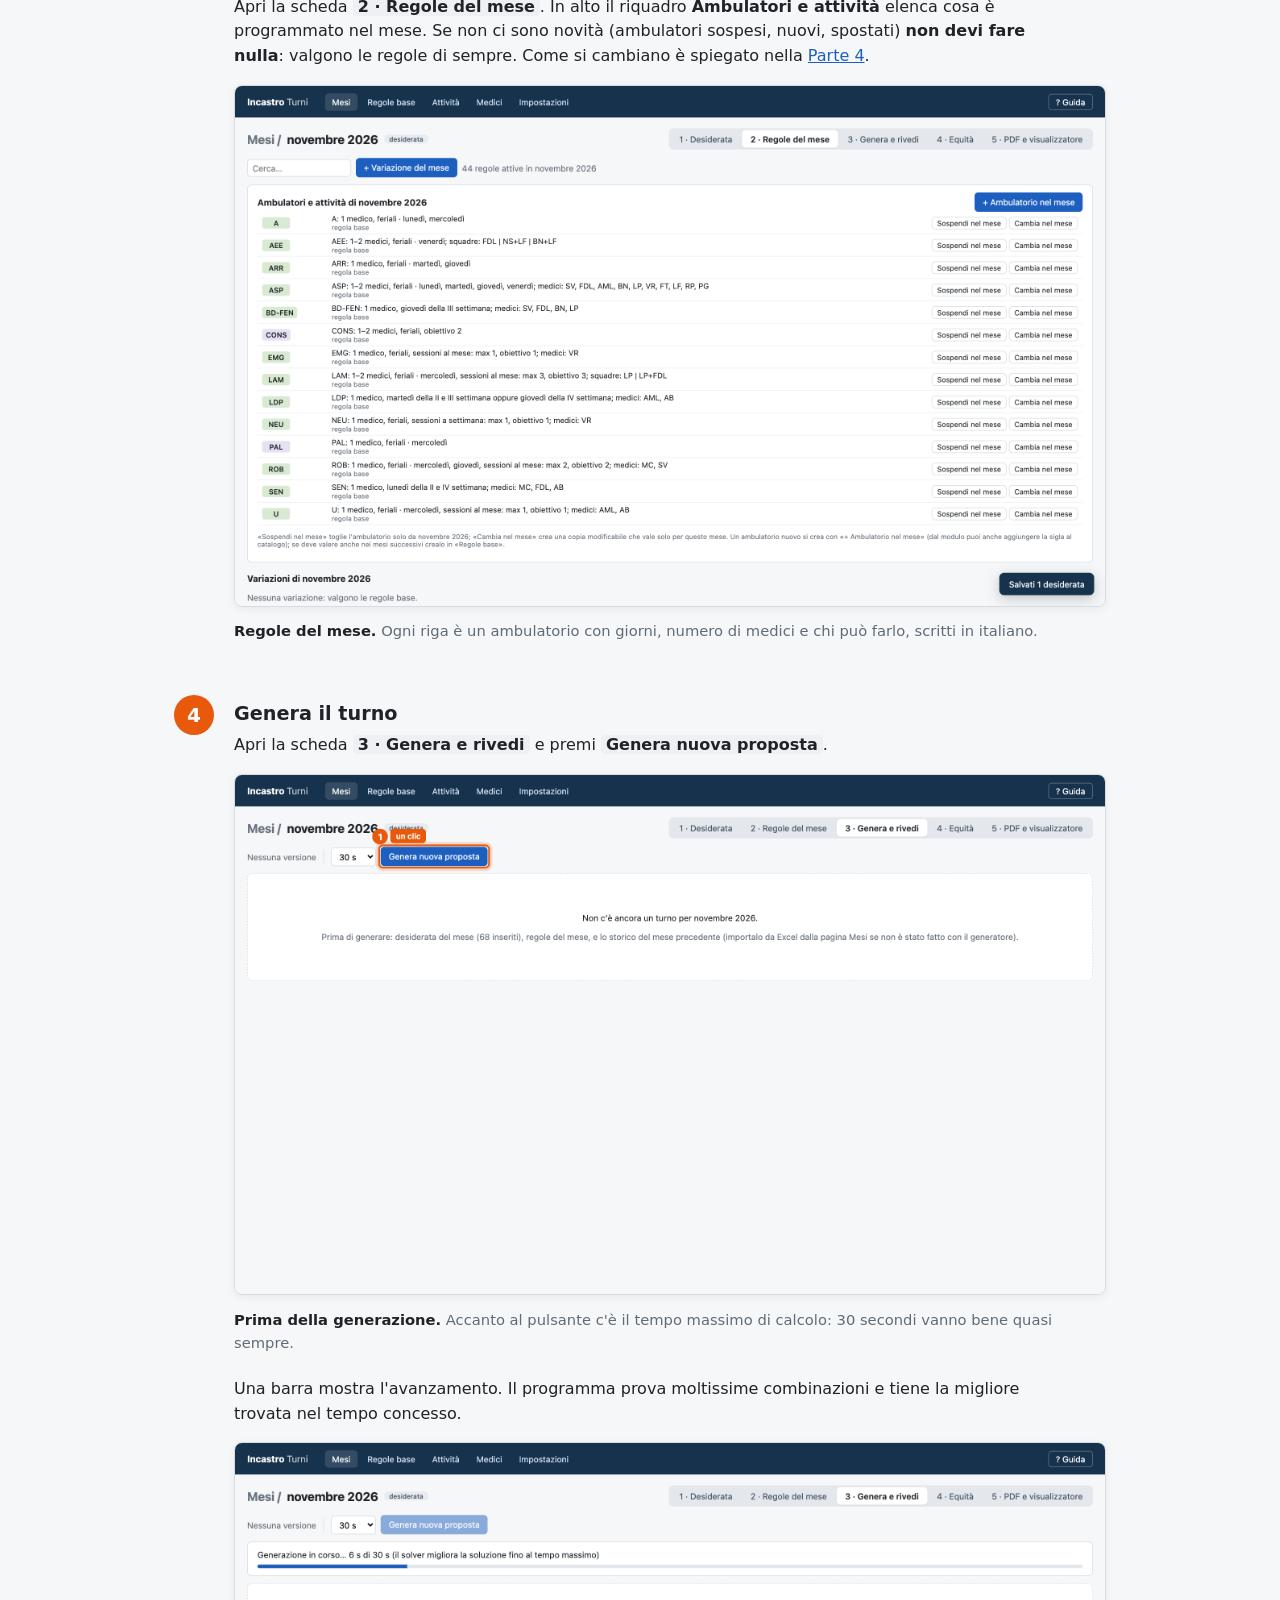
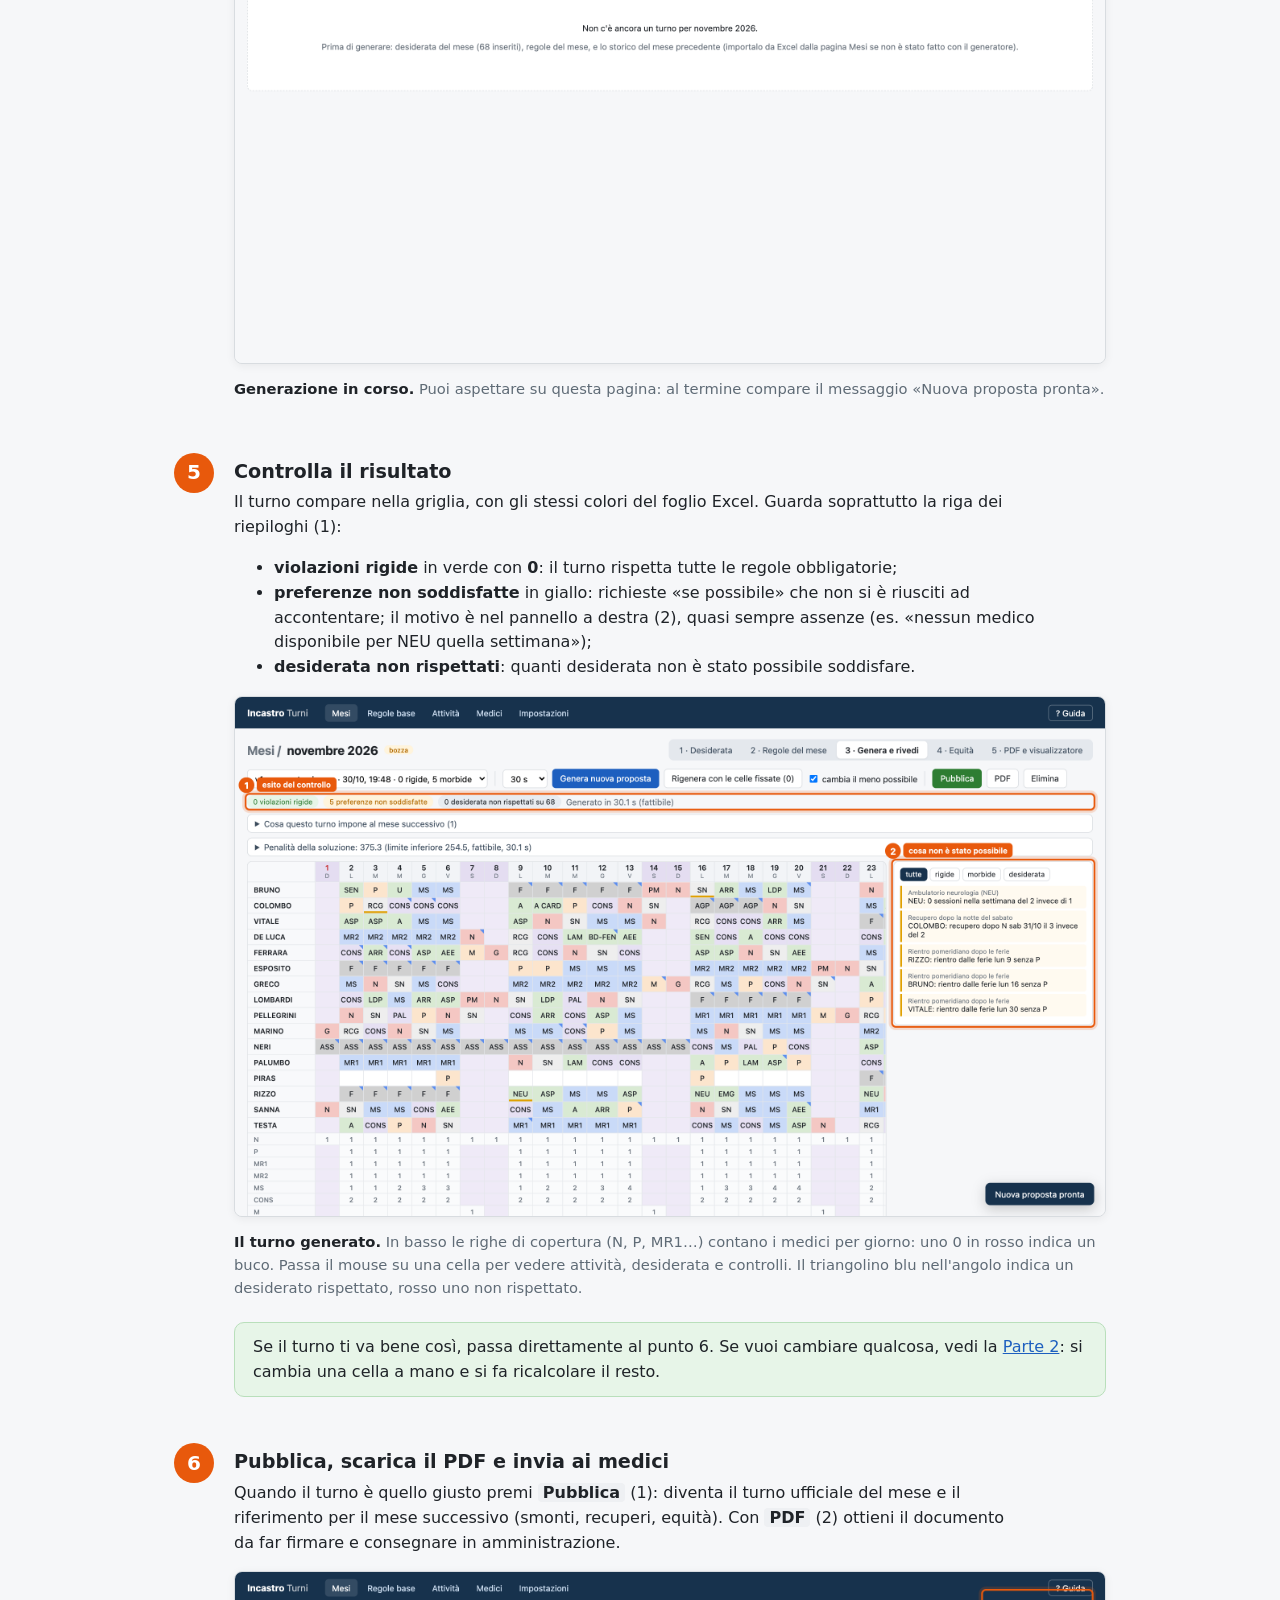
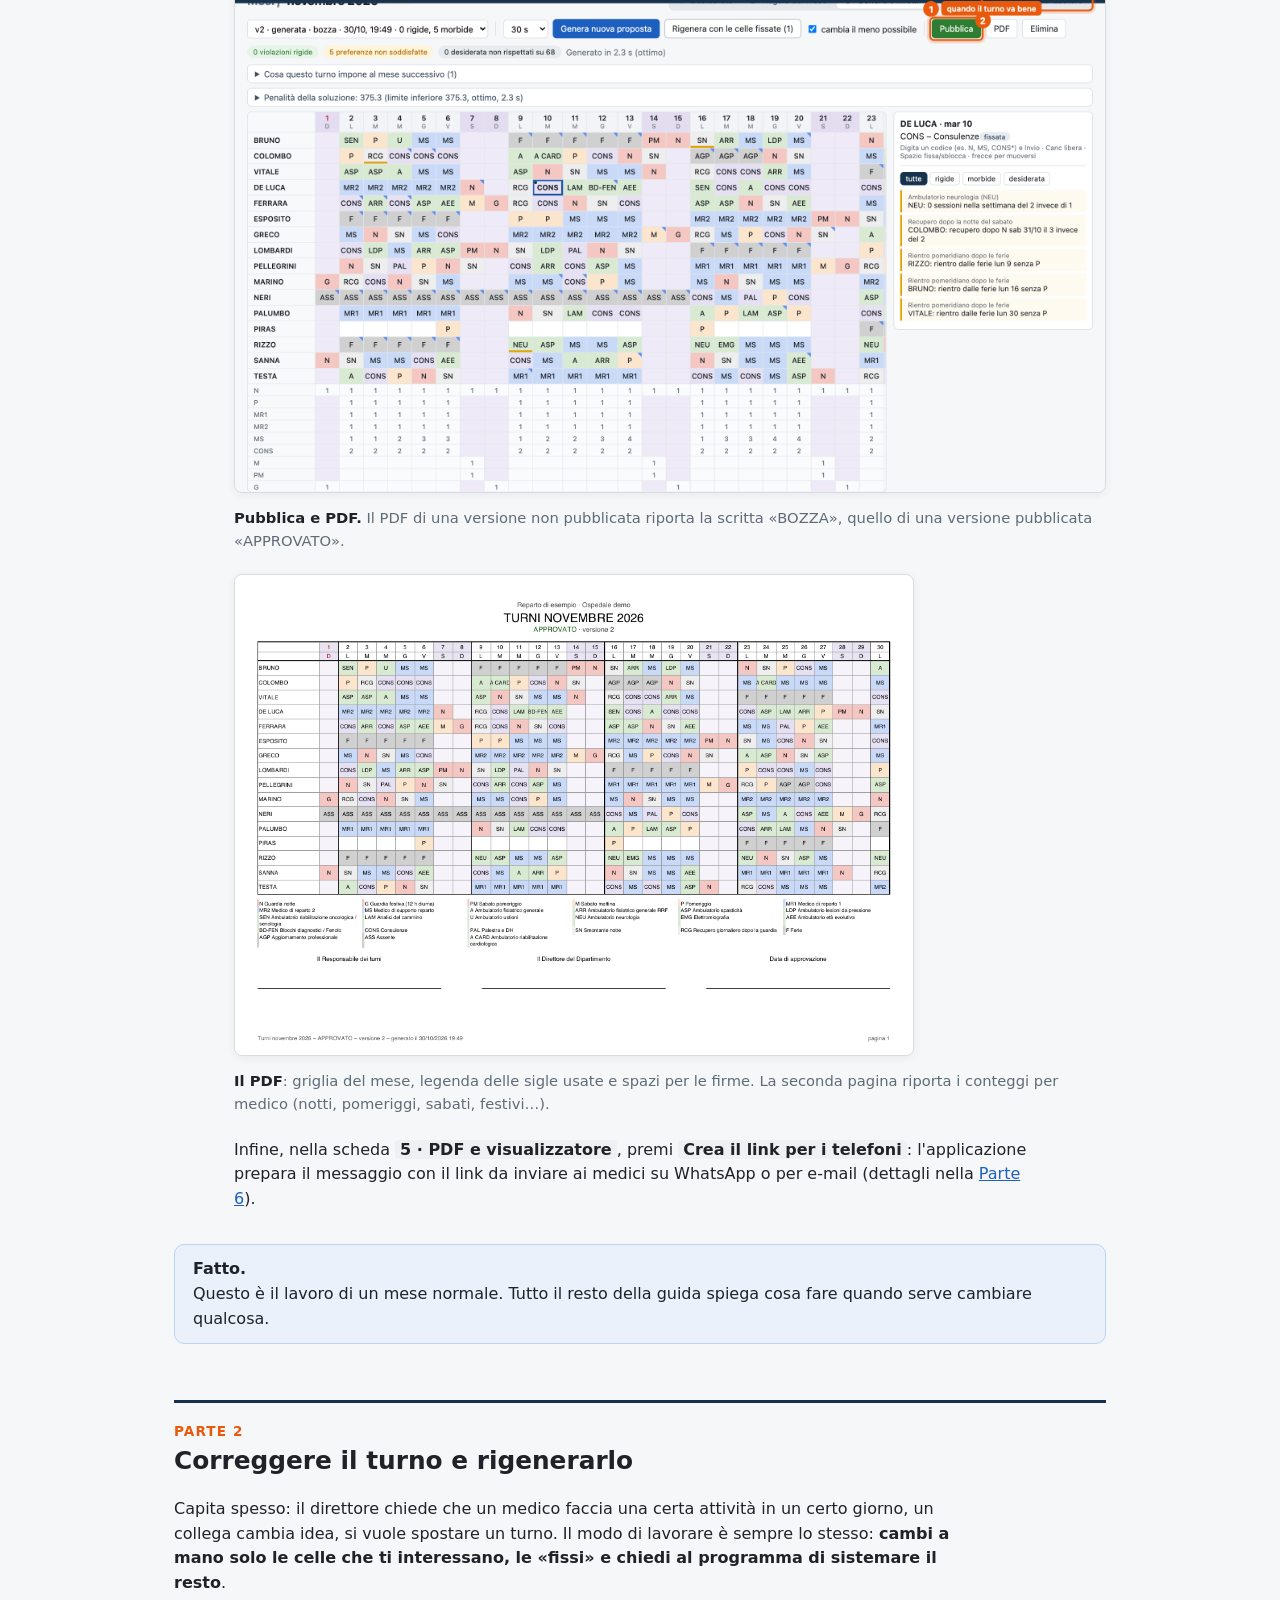
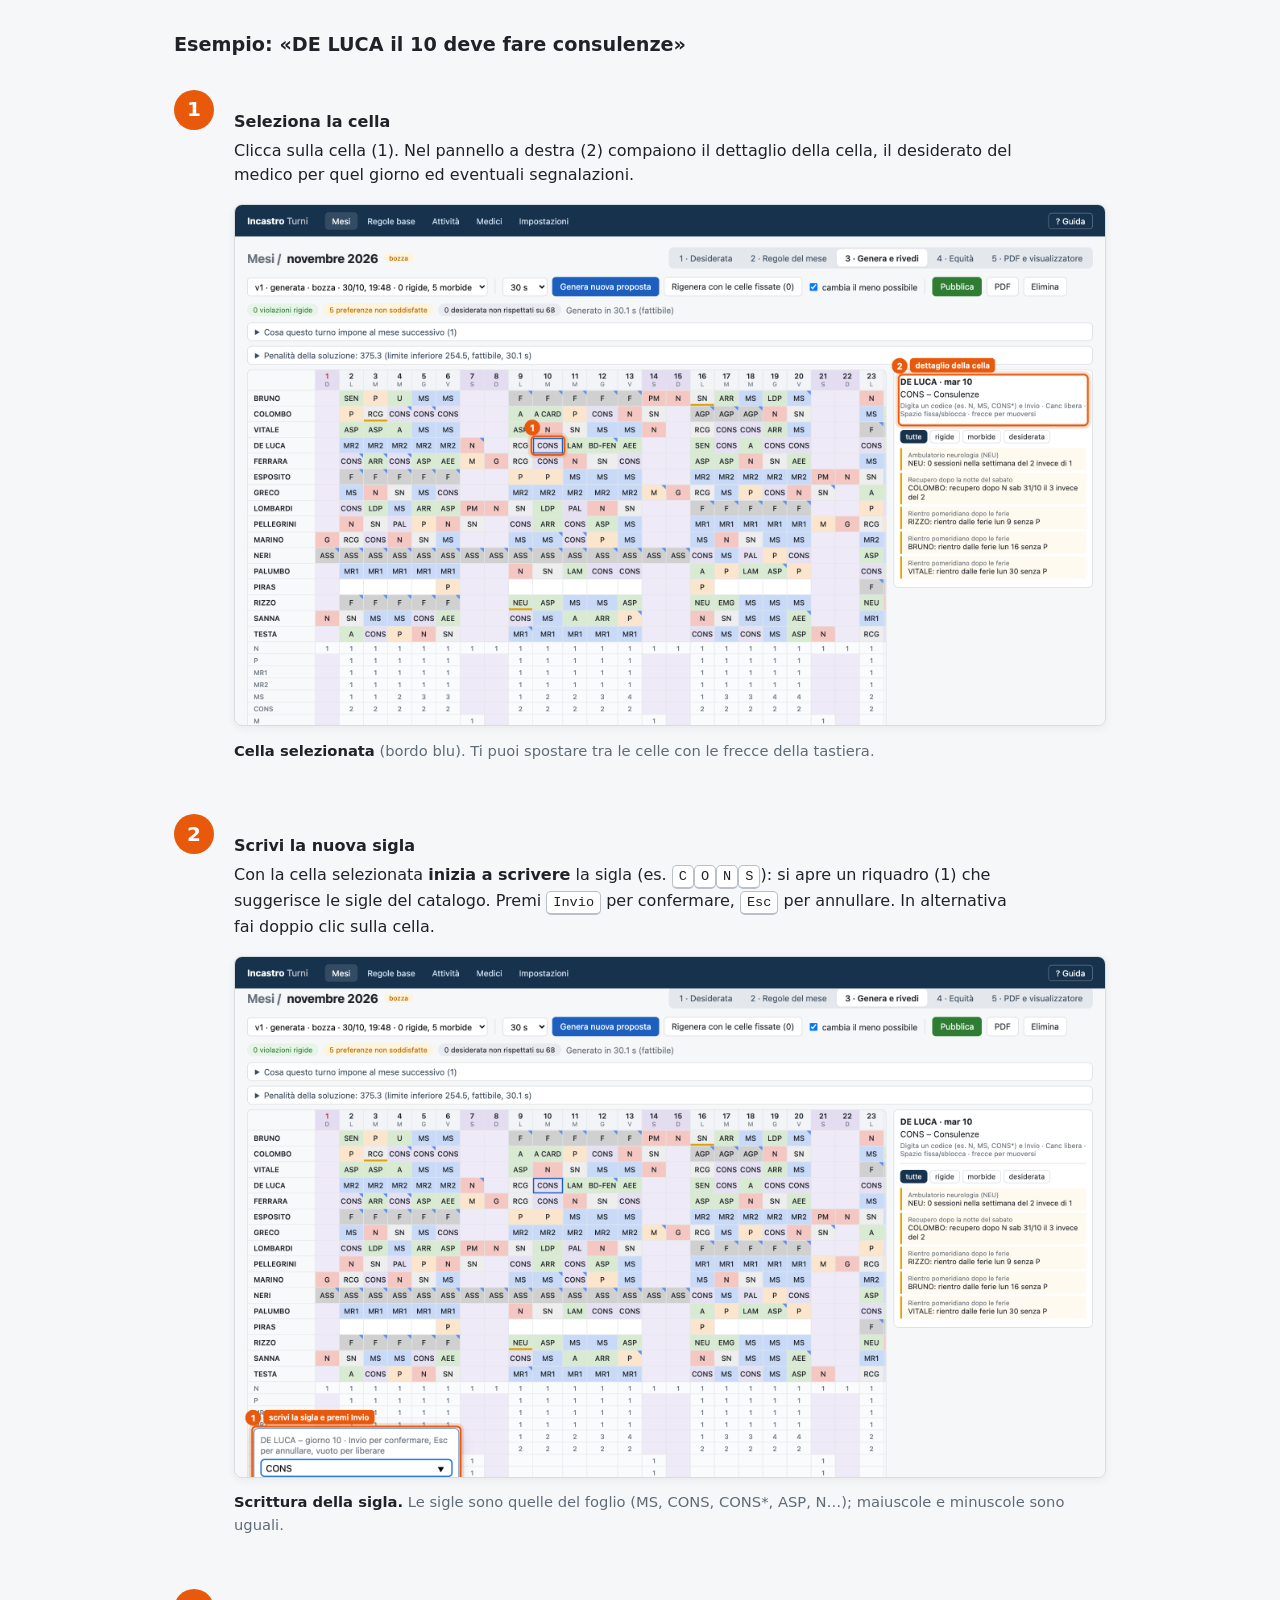
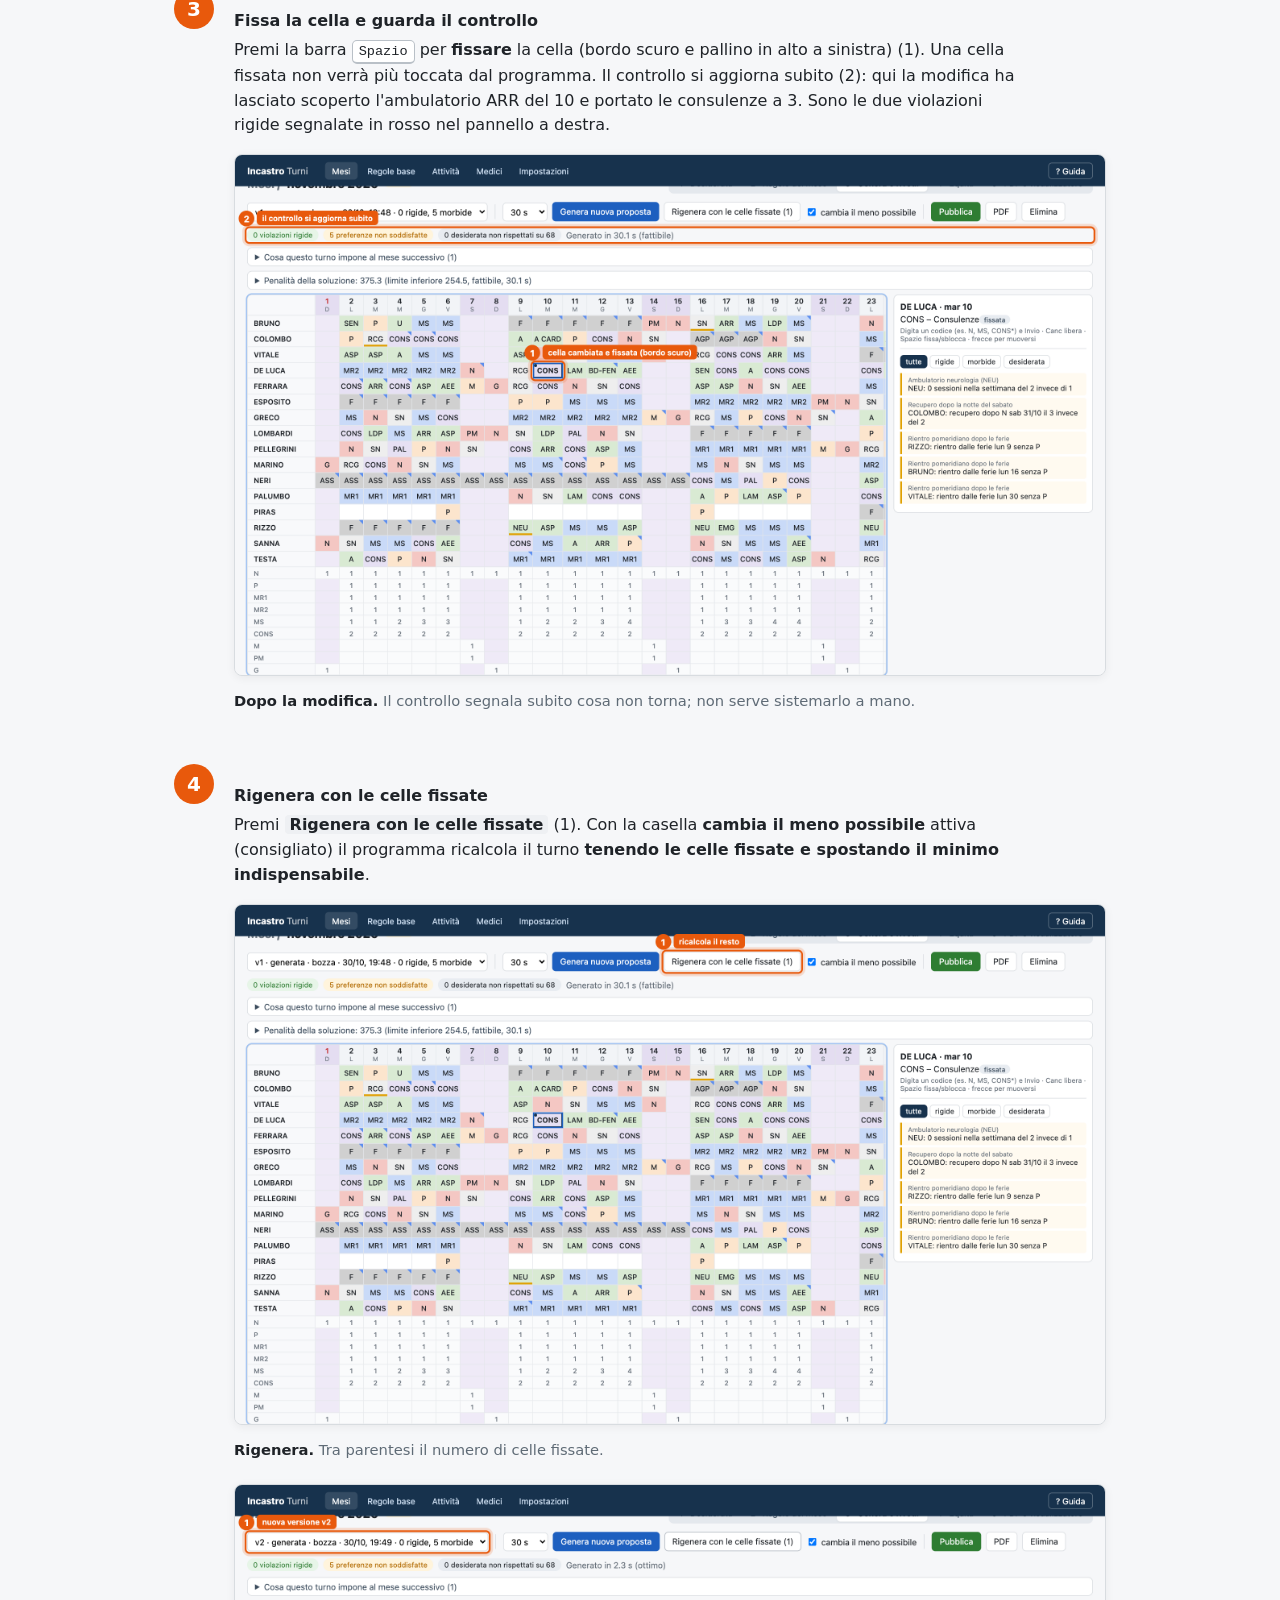
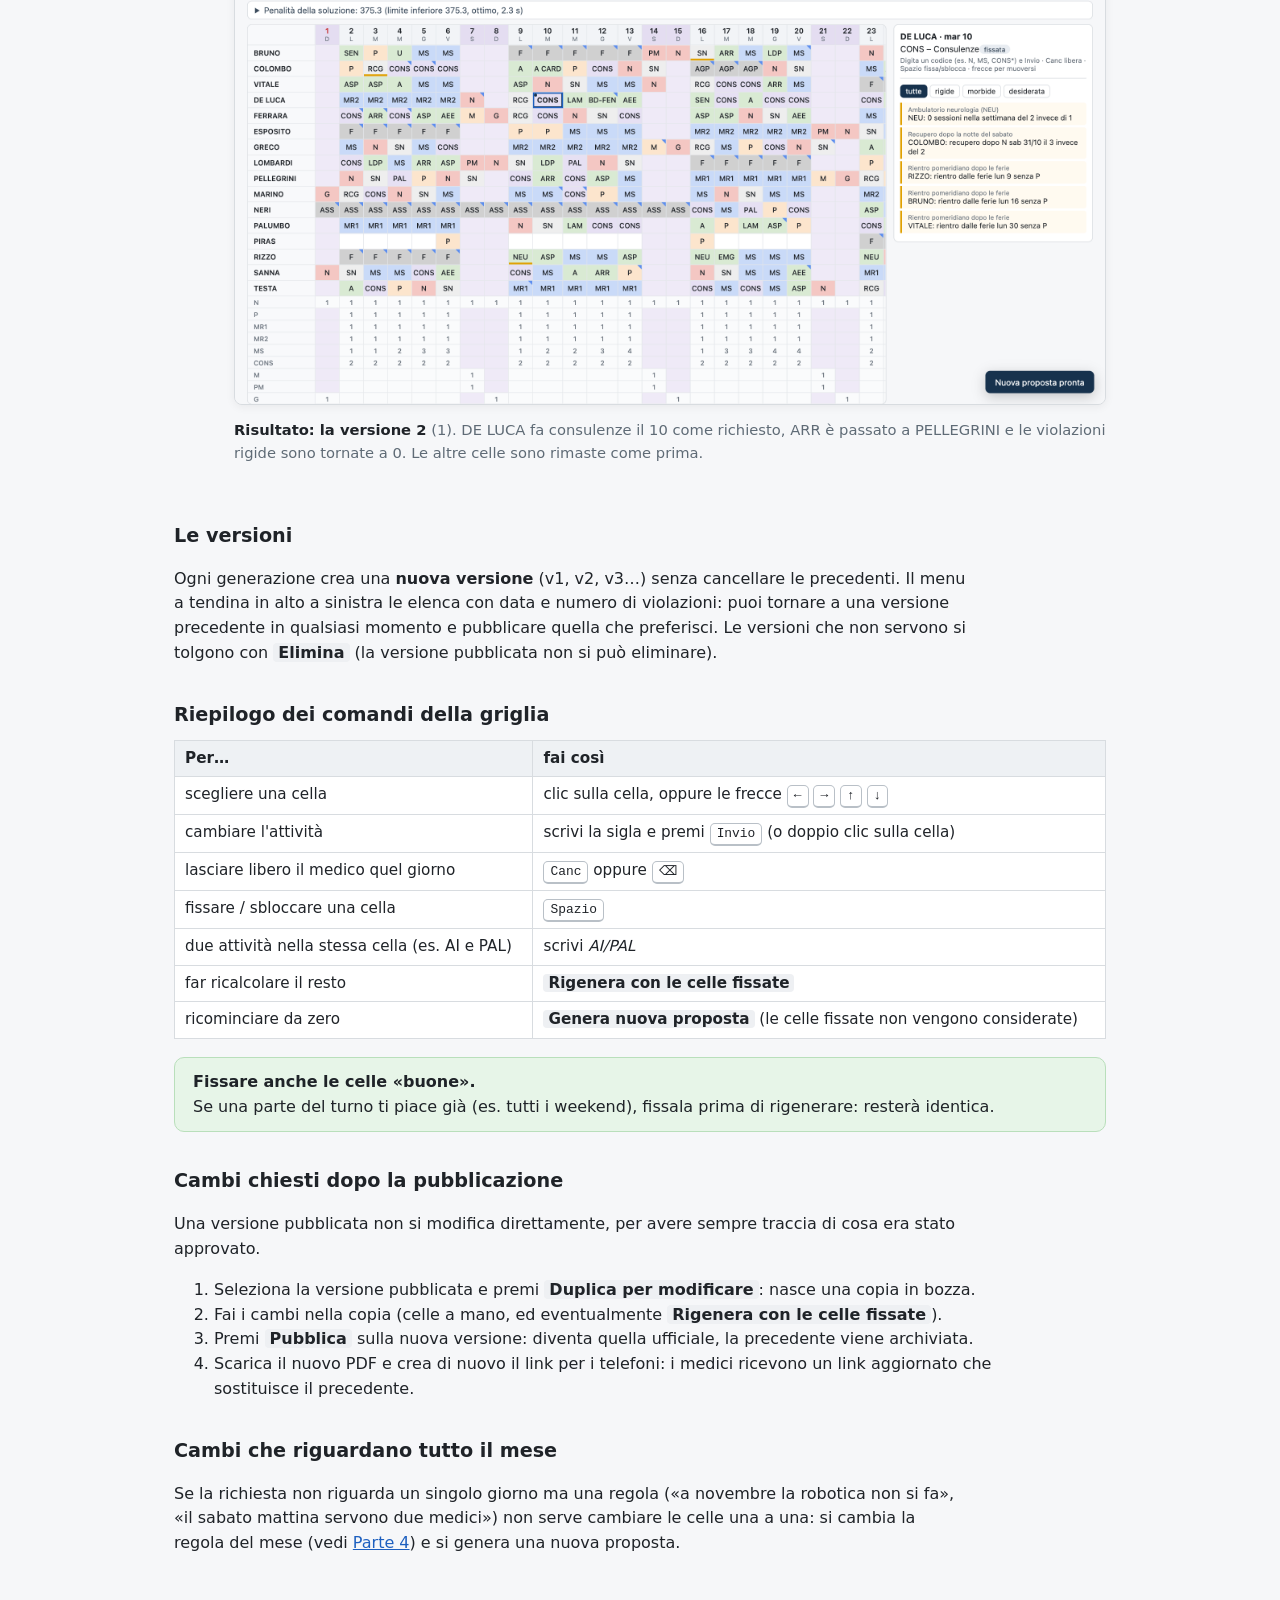
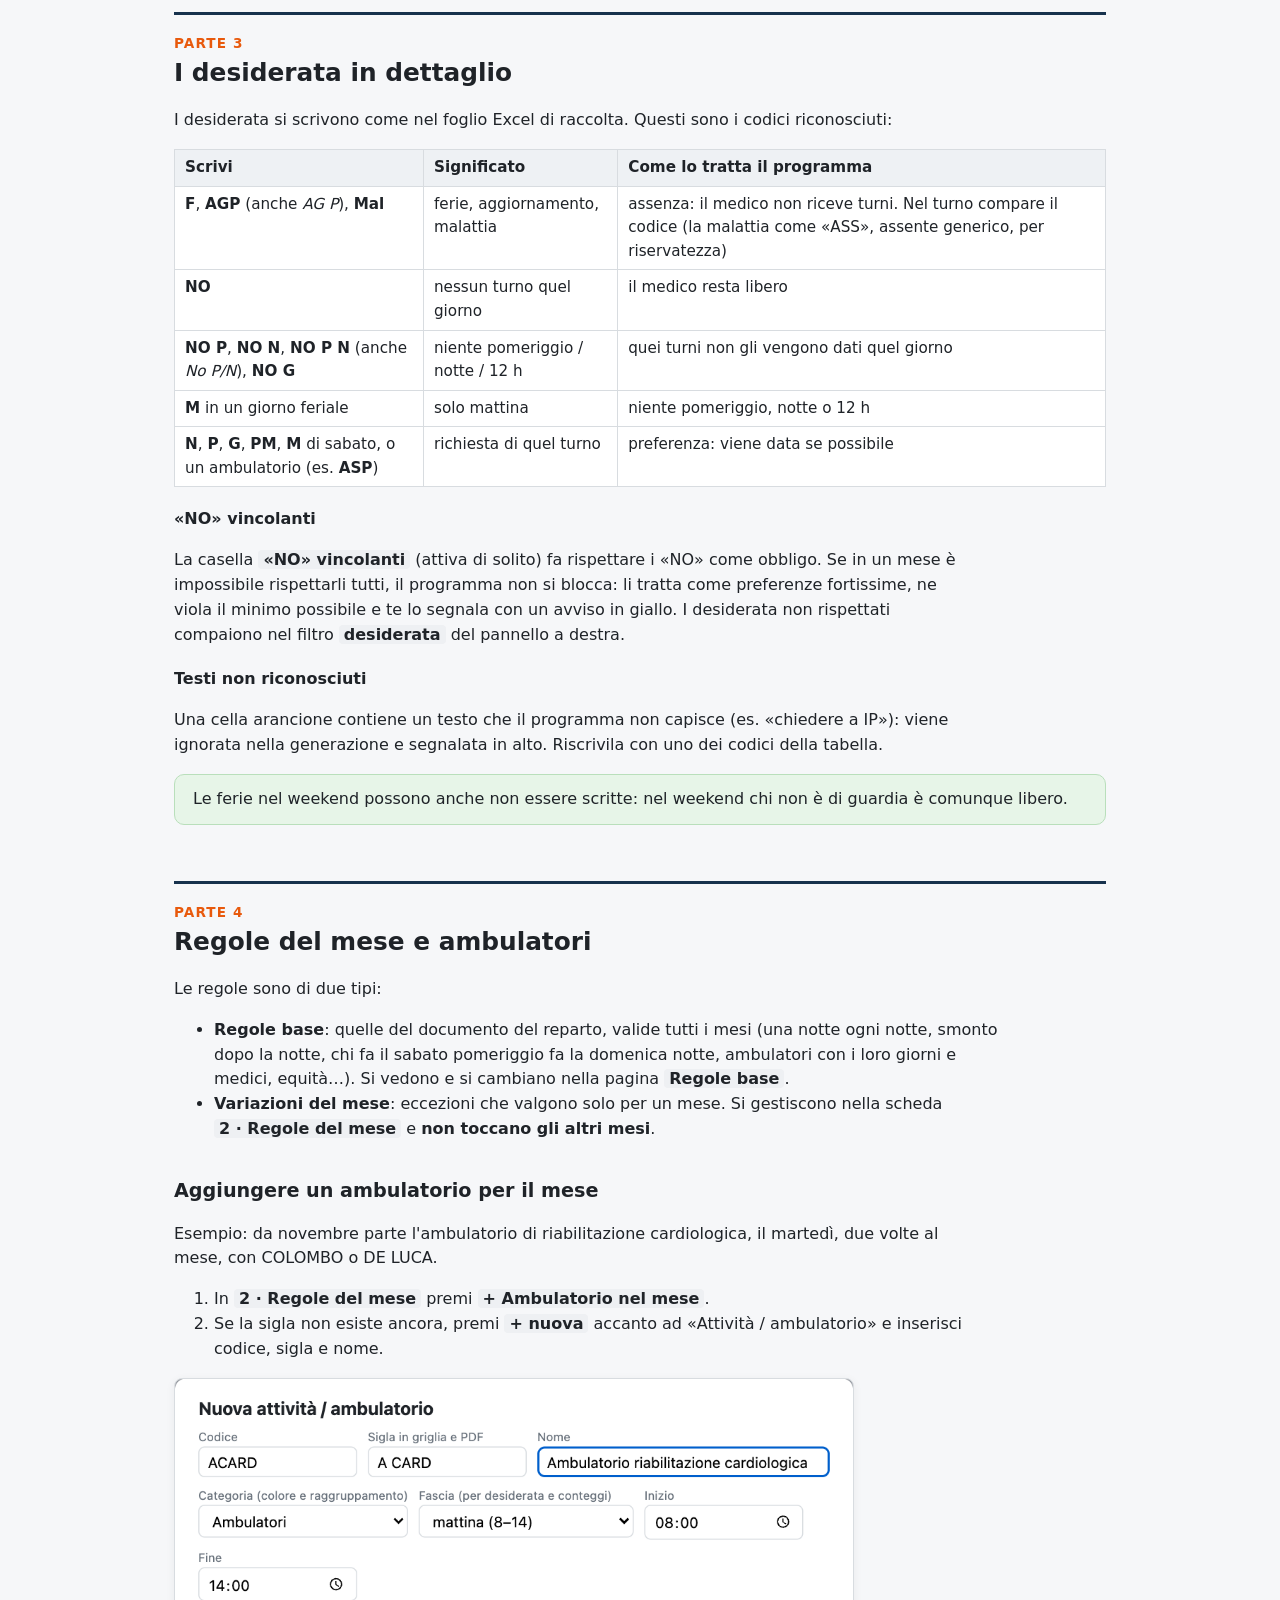
<file: docs/guida/index.html>
<!doctype html>
<html lang="it">
<head>
<meta charset="utf-8">
<meta name="viewport" content="width=device-width, initial-scale=1">
<title>Guida di Incastro Turni</title>
<style>
  :root {
    --testo: #1f2328; --tenue: #5f6b76; --bordo: #d8dce0; --fondo: #f6f7f9; --carta: #fff;
    --blu: #1d5fbf; --blu-chiaro: #eaf1fb; --arancio: #e8590c; --arancio-chiaro: #fff1e7;
    --verde: #2e7d32; --verde-chiaro: #e7f5e8; --rosso: #c62828; --rosso-chiaro: #fdecea; --scuro: #17324d;
  }
  * { box-sizing: border-box; }
  body { margin: 0; font-family: "Atkinson Hyperlegible", system-ui, -apple-system, "Segoe UI", sans-serif;
         font-size: 16px; line-height: 1.55; color: var(--testo); background: var(--fondo); }
  .barra { background: var(--scuro); color: white; padding: 10px 24px; display: flex; gap: 18px; align-items: center;
           position: sticky; top: 0; z-index: 5; }
  .barra b { font-size: 1.05rem; } .barra a { color: #cfe0f3; text-decoration: none; }
  .barra .spinta { flex: 1; }
  .bottone { display: inline-block; background: var(--blu); color: white !important; padding: 6px 14px; border-radius: 6px;
             text-decoration: none; font-weight: 600; }
  main { max-width: 980px; margin: 0 auto; padding: 28px 24px 80px; }
  h1 { font-size: 2rem; margin: 0 0 6px; }
  h2 { font-size: 1.55rem; margin: 56px 0 6px; padding-top: 18px; border-top: 3px solid var(--scuro); }
  h2 .parte { display: block; font-size: 0.85rem; text-transform: uppercase; letter-spacing: 0.08em; color: var(--arancio); }
  h3 { font-size: 1.2rem; margin: 34px 0 6px; }
  h4 { margin: 20px 0 4px; }
  p, li { max-width: 78ch; }
  a { color: var(--blu); }
  .sottotitolo { color: var(--tenue); font-size: 1.1rem; margin: 0 0 20px; }
  .indice { background: var(--carta); border: 1px solid var(--bordo); border-radius: 10px; padding: 14px 22px; }
  .indice ol { margin: 6px 0; padding-left: 22px; } .indice li { margin: 3px 0; }
  .riquadro { border-radius: 10px; padding: 12px 18px; margin: 16px 0; border: 1px solid var(--bordo); background: var(--carta); }
  .riquadro.consiglio { background: var(--verde-chiaro); border-color: #b9dfbb; }
  .riquadro.attenzione { background: var(--arancio-chiaro); border-color: #f5c9a8; }
  .riquadro.importante { background: var(--blu-chiaro); border-color: #bcd3f2; }
  .riquadro > :first-child { margin-top: 0; } .riquadro > :last-child { margin-bottom: 0; }
  .etichetta { font-weight: 700; display: block; margin-bottom: 2px; }
  .passo { display: grid; grid-template-columns: 46px 1fr; gap: 0 14px; margin: 30px 0 10px; }
  .passo .n { width: 40px; height: 40px; border-radius: 20px; background: var(--arancio); color: white; font-weight: 700;
              font-size: 1.25rem; display: flex; align-items: center; justify-content: center; }
  .passo h3 { margin: 4px 0 4px; }
  .passo > div > p:first-of-type { margin-top: 2px; }
  figure { margin: 14px 0 22px; break-inside: avoid; }
  figure img { width: 100%; border: 1px solid var(--bordo); border-radius: 8px; box-shadow: 0 2px 10px rgba(0,0,0,.06); background: white; }
  figure.stretta img { max-width: 680px; }
  figcaption { color: var(--tenue); font-size: 0.92rem; margin-top: 6px; }
  figcaption b { color: var(--testo); }
  .tasto { display: inline-block; border: 1px solid #b9c0c7; border-bottom-width: 2px; border-radius: 5px; padding: 0 6px;
           font-size: 0.85em; background: white; font-family: ui-monospace, Menlo, monospace; }
  .ui { font-weight: 600; background: #eef0f3; border-radius: 4px; padding: 0 5px; white-space: nowrap; }
  .sigla { display: inline-block; min-width: 2.6em; text-align: center; border-radius: 4px; padding: 0 5px; font-weight: 600;
           font-size: 0.9em; background: #e8ecf1; }
  table { border-collapse: collapse; width: 100%; margin: 10px 0 18px; background: var(--carta); font-size: 0.95rem; break-inside: avoid; }
  th, td { border: 1px solid var(--bordo); padding: 6px 10px; text-align: left; vertical-align: top; }
  th { background: #eef1f4; font-weight: 600; }
  .breve { columns: 2; column-gap: 32px; } .breve li { break-inside: avoid; }
  .riassunto-passi { counter-reset: p; list-style: none; padding: 0; }
  .riassunto-passi li { counter-increment: p; padding: 6px 0 6px 44px; position: relative; }
  .riassunto-passi li::before { content: counter(p); position: absolute; left: 0; top: 4px; width: 30px; height: 30px;
           border-radius: 15px; background: var(--arancio); color: white; font-weight: 700; display: flex; align-items: center; justify-content: center; }
  .piede { margin-top: 60px; color: var(--tenue); font-size: 0.9rem; border-top: 1px solid var(--bordo); padding-top: 12px; }
  @media (max-width: 700px) { .breve { columns: 1; } }
  @media print {
    @page { size: A4; margin: 14mm 13mm 16mm; }
    body { background: white; font-size: 11pt; }
    .barra, .solo-schermo { display: none !important; }
    main { max-width: none; padding: 0; }
    h2 { break-before: page; margin-top: 0; border-top: 0; padding-top: 0; }
    h3, h4, .passo .n { break-after: avoid; }
    .passo { display: block; margin-top: 18px; }
    .passo .n { width: 30px; height: 30px; font-size: 1rem; float: left; margin: 2px 10px 0 0; }
    figure img { box-shadow: none; max-height: 150mm; width: auto; max-width: 100%; display: block; margin: 0 auto; }
    figcaption { text-align: left; }
    a { color: var(--testo); text-decoration: none; }
    .copertina { min-height: 250mm; padding-top: 30mm; }
  }
</style>
</head>
<body>
<div class="barra">
  <b>Guida di Incastro Turni</b>
  <span class="spinta"></span>
  <a class="bottone" href="guida-turni.pdf" download>Scarica in PDF</a>
  <a href="../">← Torna al sito</a>
</div>
<main>

<section class="copertina">
  <h1>Incastro Turni – Guida per il responsabile</h1>
  <p class="sottotitolo">Come preparare il turno del mese: dalla raccolta dei desiderata al PDF da far firmare.</p>

  <div class="riquadro importante">
    <span class="etichetta">Se hai poco tempo, leggi solo la Parte 1.</span>
    In sei passaggi spiega come si fa il turno di un mese normale: per la maggior parte dei mesi basta quella.
    Le parti successive servono quando c'è qualcosa da sistemare o da cambiare e si possono consultare al momento del bisogno.
  </div>

  <div class="indice">
    <b>Contenuto</b>
    <ol>
      <li><a href="#parte1">Il turno del mese in sei passaggi</a></li>
      <li><a href="#parte2">Correggere il turno e rigenerarlo</a> (cambi a mano, richieste del direttore, cambi dopo la pubblicazione)</li>
      <li><a href="#parte3">I desiderata in dettaglio</a></li>
      <li><a href="#parte4">Regole del mese e ambulatori</a> (aggiungere, sospendere, cambiare)</li>
      <li><a href="#parte5">Leggere il risultato</a> (controlli, equità, turno impossibile)</li>
      <li><a href="#parte6">PDF e invio ai medici</a></li>
      <li><a href="#parte7">Medici e attività</a> (arrivi, partenze, nuove sigle, configurazione da file)</li>
      <li><a href="#parte8">Le pagine dell'applicazione in breve</a> (e la prova con i dati di esempio)</li>
      <li><a href="#parte9">Domande frequenti</a></li>
    </ol>
  </div>
  <p class="tenue">Nelle immagini i nomi dei medici sono di fantasia: la guida simula la preparazione del turno di novembre 2026.
    I riquadri arancioni numerati indicano dove cliccare.</p>
</section>

<!-- ======================================================================= PARTE 1 -->
<h2 id="parte1" class="prima"><span class="parte">Parte 1 · Per iniziare</span>Il turno del mese in sei passaggi</h2>
<p>L'idea è semplice: <b>tu inserisci i desiderata, l'applicazione propone il turno rispettando le regole del reparto,
  tu lo controlli e lo pubblichi</b>. Le regole (notti, smonti, weekend, reparto, ambulatori, equità…) sono già
  caricate: non devi reinserirle ogni mese.</p>

<ol class="riassunto-passi">
  <li><b>Apri il mese</b> dalla pagina Mesi.</li>
  <li><b>Inserisci i desiderata</b>: importa il foglio Excel di raccolta oppure scrivili nella griglia.</li>
  <li><b>Dai un'occhiata alle regole del mese</b>: di solito non c'è nulla da cambiare.</li>
  <li><b>Genera</b> il turno: un clic e circa 30 secondi di attesa.</li>
  <li><b>Controlla</b> il risultato: se le violazioni rigide sono 0, il turno rispetta tutte le regole.</li>
  <li><b>Pubblica</b>, scarica il <b>PDF</b> e invia il turno ai medici.</li>
</ol>

<div class="passo"><div class="n">1</div><div>
  <h3>Apri il mese</h3>
  <p>Nella pagina <span class="ui">Mesi</span> scegli il mese (1) e premi <span class="ui">Apri / crea mese</span> (2).
    Se il mese esiste già, puoi anche cliccare direttamente sulla sua scheda nell'elenco.</p>
  <figure><img src="img/01-mesi.png" alt="Pagina Mesi">
    <figcaption><b>Pagina Mesi.</b> Ogni scheda è un mese con il suo stato: <i>raccolta desiderata</i>, <i>bozza</i> (c'è un turno da
      approvare), <i>pubblicato</i> (turno ufficiale), <i>storico</i> (turno importato dai vecchi fogli Excel).</figcaption></figure>
  <p>Il mese si apre sulla prima delle cinque schede in alto, <span class="ui">1 · Desiderata</span>: le schede seguono l'ordine del lavoro.</p>
  <figure><img src="img/02-desiderata-vuota.png" alt="Mese appena creato"><figcaption><b>Il mese appena creato.</b> Le cinque schede in alto
    sono i passaggi del lavoro: Desiderata → Regole del mese → Genera e rivedi → Equità → PDF e visualizzatore.</figcaption></figure>
</div></div>

<div class="passo"><div class="n">2</div><div>
  <h3>Inserisci i desiderata</h3>
  <p>Il modo più rapido è importare il foglio Excel in cui hai raccolto le richieste, quello di sempre.
    Premi <span class="ui">Importa dal foglio Excel</span>, scegli il file (1), controlla che sia selezionato il foglio del mese (2) e premi
    <span class="ui">Importa</span> (3).</p>
  <figure><img src="img/03-importa-desiderata.png" alt="Import desiderata"><figcaption><b>Import dal foglio Excel.</b> L'applicazione riconosce da sola i
    fogli del file e propone quello del mese aperto. L'import sostituisce i desiderata già inseriti per quel mese.</figcaption></figure>
  <p>Dopo l'import ogni cella è colorata secondo come è stata capita: grigio per le assenze (F, AGP, Mal), rosa per i «NO»
    (es. <i>NO P N</i> = niente pomeriggio né notte), verde per le richieste (es. <i>N</i> = vorrei la notte), giallo per «solo mattina».
    Un colore <b>arancione</b> indica un testo non capito: correggilo.</p>
  <figure><img src="img/04-desiderata-importati.png" alt="Desiderata importati"><figcaption><b>Desiderata importati.</b> Passando con il mouse su una
    cella vedi come è stata interpretata. La legenda dei colori è sotto la griglia.</figcaption></figure>
  <p>Per aggiungere o correggere una richiesta arrivata dopo, <b>scrivi direttamente nella cella</b> (1) e premi <span class="ui">Salva</span> (2).
    Per cancellarla, svuota la cella e salva.</p>
  <figure><img src="img/05-desiderata-modifica.png" alt="Modifica di un desiderato"><figcaption><b>Una richiesta aggiunta a mano</b>
    (in azzurro finché non salvi). Il pulsante Salva indica quante celle hai cambiato.</figcaption></figure>
</div></div>

<div class="passo"><div class="n">3</div><div>
  <h3>Dai un'occhiata alle regole del mese</h3>
  <p>Apri la scheda <span class="ui">2 · Regole del mese</span>. In alto il riquadro <b>Ambulatori e attività</b> elenca cosa è programmato nel
    mese. Se non ci sono novità (ambulatori sospesi, nuovi, spostati) <b>non devi fare nulla</b>: valgono le regole di sempre.
    Come si cambiano è spiegato nella <a href="#parte4">Parte 4</a>.</p>
  <figure><img src="img/06-regole-mese.png" alt="Regole del mese"><figcaption><b>Regole del mese.</b> Ogni riga è un ambulatorio con giorni, numero di
    medici e chi può farlo, scritti in italiano.</figcaption></figure>
</div></div>

<div class="passo"><div class="n">4</div><div>
  <h3>Genera il turno</h3>
  <p>Apri la scheda <span class="ui">3 · Genera e rivedi</span> e premi <span class="ui">Genera nuova proposta</span>.</p>
  <figure><img src="img/11-genera-vuoto.png" alt="Prima della generazione"><figcaption><b>Prima della generazione.</b> Accanto al pulsante c'è il
    tempo massimo di calcolo: 30 secondi vanno bene quasi sempre.</figcaption></figure>
  <p>Una barra mostra l'avanzamento. Il programma prova moltissime combinazioni e tiene la migliore trovata nel tempo concesso.</p>
  <figure><img src="img/12-genera-in-corso.png" alt="Generazione in corso"><figcaption><b>Generazione in corso.</b> Puoi aspettare su questa pagina:
    al termine compare il messaggio «Nuova proposta pronta».</figcaption></figure>
</div></div>

<div class="passo"><div class="n">5</div><div>
  <h3>Controlla il risultato</h3>
  <p>Il turno compare nella griglia, con gli stessi colori del foglio Excel. Guarda soprattutto la riga dei riepiloghi (1):</p>
  <ul>
    <li><b>violazioni rigide</b> in verde con <b>0</b>: il turno rispetta tutte le regole obbligatorie;</li>
    <li><b>preferenze non soddisfatte</b> in giallo: richieste «se possibile» che non si è riusciti ad accontentare;
      il motivo è nel pannello a destra (2), quasi sempre assenze (es. «nessun medico disponibile per NEU quella settimana»);</li>
    <li><b>desiderata non rispettati</b>: quanti desiderata non è stato possibile soddisfare.</li>
  </ul>
  <figure><img src="img/13-turno-generato.png" alt="Turno generato"><figcaption><b>Il turno generato.</b> In basso le righe di copertura (N, P, MR1…)
    contano i medici per giorno: uno 0 in rosso indica un buco. Passa il mouse su una cella per vedere attività, desiderata e
    controlli. Il triangolino blu nell'angolo indica un desiderato rispettato, rosso uno non rispettato.</figcaption></figure>
  <div class="riquadro consiglio">Se il turno ti va bene così, passa direttamente al punto 6. Se vuoi cambiare qualcosa, vedi la
    <a href="#parte2">Parte 2</a>: si cambia una cella a mano e si fa ricalcolare il resto.</div>
</div></div>

<div class="passo"><div class="n">6</div><div>
  <h3>Pubblica, scarica il PDF e invia ai medici</h3>
  <p>Quando il turno è quello giusto premi <span class="ui">Pubblica</span> (1): diventa il turno ufficiale del mese e il riferimento per il mese
    successivo (smonti, recuperi, equità). Con <span class="ui">PDF</span> (2) ottieni il documento da far firmare e consegnare in amministrazione.</p>
  <figure><img src="img/19-pubblica.png" alt="Pubblica"><figcaption><b>Pubblica e PDF.</b> Il PDF di una versione non pubblicata riporta la
    scritta «BOZZA», quello di una versione pubblicata «APPROVATO».</figcaption></figure>
  <figure class="stretta"><img src="img/22-pdf.png" alt="PDF del turno"><figcaption><b>Il PDF</b>: griglia del mese, legenda delle sigle usate e spazi per
    le firme. La seconda pagina riporta i conteggi per medico (notti, pomeriggi, sabati, festivi…).</figcaption></figure>
  <p>Infine, nella scheda <span class="ui">5 · PDF e visualizzatore</span>, premi <span class="ui">Crea il link per i telefoni</span>:
    l'applicazione prepara il messaggio con il link da inviare ai medici su WhatsApp o per e-mail (dettagli nella <a href="#parte6">Parte 6</a>).</p>
</div></div>

<div class="riquadro importante"><span class="etichetta">Fatto.</span> Questo è il lavoro di un mese normale. Tutto il resto della guida
  spiega cosa fare quando serve cambiare qualcosa.</div>

<!-- ======================================================================= PARTE 2 -->
<h2 id="parte2"><span class="parte">Parte 2</span>Correggere il turno e rigenerarlo</h2>
<p>Capita spesso: il direttore chiede che un medico faccia una certa attività in un certo giorno, un collega cambia idea, si
  vuole spostare un turno. Il modo di lavorare è sempre lo stesso: <b>cambi a mano solo le celle che ti interessano, le «fissi»
  e chiedi al programma di sistemare il resto</b>.</p>

<h3>Esempio: «DE LUCA il 10 deve fare consulenze»</h3>

<div class="passo"><div class="n">1</div><div>
  <h4>Seleziona la cella</h4>
  <p>Clicca sulla cella (1). Nel pannello a destra (2) compaiono il dettaglio della cella, il desiderato del medico per quel giorno
    ed eventuali segnalazioni.</p>
  <figure><img src="img/14-cella-selezionata.png" alt="Cella selezionata"><figcaption><b>Cella selezionata</b> (bordo blu). Ti puoi spostare tra le celle
    con le frecce della tastiera.</figcaption></figure>
</div></div>

<div class="passo"><div class="n">2</div><div>
  <h4>Scrivi la nuova sigla</h4>
  <p>Con la cella selezionata <b>inizia a scrivere</b> la sigla (es. <span class="tasto">C</span><span class="tasto">O</span><span class="tasto">N</span><span class="tasto">S</span>):
    si apre un riquadro (1) che suggerisce le sigle del catalogo. Premi <span class="tasto">Invio</span> per confermare,
    <span class="tasto">Esc</span> per annullare. In alternativa fai doppio clic sulla cella.</p>
  <figure><img src="img/15-cella-editor.png" alt="Scrittura della sigla"><figcaption><b>Scrittura della sigla.</b> Le sigle sono quelle del foglio
    (MS, CONS, CONS*, ASP, N…); maiuscole e minuscole sono uguali.</figcaption></figure>
</div></div>

<div class="passo"><div class="n">3</div><div>
  <h4>Fissa la cella e guarda il controllo</h4>
  <p>Premi la barra <span class="tasto">Spazio</span> per <b>fissare</b> la cella (bordo scuro e pallino in alto a sinistra) (1). Una cella fissata non
    verrà più toccata dal programma. Il controllo si aggiorna subito (2): qui la modifica ha lasciato scoperto l'ambulatorio
    ARR del 10 e portato le consulenze a 3. Sono le due violazioni rigide segnalate in rosso nel pannello a destra.</p>
  <figure><img src="img/16-cella-fissata.png" alt="Cella fissata"><figcaption><b>Dopo la modifica.</b> Il controllo segnala subito cosa non torna; non serve
    sistemarlo a mano.</figcaption></figure>
</div></div>

<div class="passo"><div class="n">4</div><div>
  <h4>Rigenera con le celle fissate</h4>
  <p>Premi <span class="ui">Rigenera con le celle fissate</span> (1). Con la casella <b>cambia il meno possibile</b> attiva (consigliato) il
    programma ricalcola il turno <b>tenendo le celle fissate e spostando il minimo indispensabile</b>.</p>
  <figure><img src="img/17-rigenera.png" alt="Rigenera"><figcaption><b>Rigenera.</b> Tra parentesi il numero di celle fissate.</figcaption></figure>
  <figure><img src="img/18-rigenerato.png" alt="Turno rigenerato"><figcaption><b>Risultato: la versione 2</b> (1). DE LUCA fa consulenze il 10 come
    richiesto, ARR è passato a PELLEGRINI e le violazioni rigide sono tornate a 0. Le altre celle sono rimaste come prima.</figcaption></figure>
</div></div>

<h3>Le versioni</h3>
<p>Ogni generazione crea una <b>nuova versione</b> (v1, v2, v3…) senza cancellare le precedenti. Il menu a tendina in alto a sinistra
  le elenca con data e numero di violazioni: puoi tornare a una versione precedente in qualsiasi momento e pubblicare quella che preferisci.
  Le versioni che non servono si tolgono con <span class="ui">Elimina</span> (la versione pubblicata non si può eliminare).</p>

<h3>Riepilogo dei comandi della griglia</h3>
<table>
  <tr><th>Per…</th><th>fai così</th></tr>
  <tr><td>scegliere una cella</td><td>clic sulla cella, oppure le frecce <span class="tasto">←</span> <span class="tasto">→</span> <span class="tasto">↑</span> <span class="tasto">↓</span></td></tr>
  <tr><td>cambiare l'attività</td><td>scrivi la sigla e premi <span class="tasto">Invio</span> (o doppio clic sulla cella)</td></tr>
  <tr><td>lasciare libero il medico quel giorno</td><td><span class="tasto">Canc</span> oppure <span class="tasto">⌫</span></td></tr>
  <tr><td>fissare / sbloccare una cella</td><td><span class="tasto">Spazio</span></td></tr>
  <tr><td>due attività nella stessa cella (es. AI e PAL)</td><td>scrivi <i>AI/PAL</i></td></tr>
  <tr><td>far ricalcolare il resto</td><td><span class="ui">Rigenera con le celle fissate</span></td></tr>
  <tr><td>ricominciare da zero</td><td><span class="ui">Genera nuova proposta</span> (le celle fissate non vengono considerate)</td></tr>
</table>

<div class="riquadro consiglio">
  <span class="etichetta">Fissare anche le celle «buone».</span> Se una parte del turno ti piace già (es. tutti i weekend), fissala
  prima di rigenerare: resterà identica.
</div>

<h3>Cambi chiesti dopo la pubblicazione</h3>
<p>Una versione pubblicata non si modifica direttamente, per avere sempre traccia di cosa era stato approvato.</p>
<ol>
  <li>Seleziona la versione pubblicata e premi <span class="ui">Duplica per modificare</span>: nasce una copia in bozza.</li>
  <li>Fai i cambi nella copia (celle a mano, ed eventualmente <span class="ui">Rigenera con le celle fissate</span>).</li>
  <li>Premi <span class="ui">Pubblica</span> sulla nuova versione: diventa quella ufficiale, la precedente viene archiviata.</li>
  <li>Scarica il nuovo PDF e crea di nuovo il link per i telefoni: i medici ricevono un link aggiornato che sostituisce il precedente.</li>
</ol>

<h3>Cambi che riguardano tutto il mese</h3>
<p>Se la richiesta non riguarda un singolo giorno ma una regola («a novembre la robotica non si fa», «il sabato mattina servono due
  medici») non serve cambiare le celle una a una: si cambia la regola del mese (vedi <a href="#parte4">Parte 4</a>) e si genera una
  nuova proposta.</p>

<!-- ======================================================================= PARTE 3 -->
<h2 id="parte3"><span class="parte">Parte 3</span>I desiderata in dettaglio</h2>
<p>I desiderata si scrivono come nel foglio Excel di raccolta. Questi sono i codici riconosciuti:</p>
<table>
  <tr><th>Scrivi</th><th>Significato</th><th>Come lo tratta il programma</th></tr>
  <tr><td><b>F</b>, <b>AGP</b> (anche <i>AG P</i>), <b>Mal</b></td><td>ferie, aggiornamento, malattia</td><td>assenza: il medico non riceve turni. Nel turno compare
    il codice (la malattia come «ASS», assente generico, per riservatezza)</td></tr>
  <tr><td><b>NO</b></td><td>nessun turno quel giorno</td><td>il medico resta libero</td></tr>
  <tr><td><b>NO P</b>, <b>NO N</b>, <b>NO P N</b> (anche <i>No P/N</i>), <b>NO G</b></td><td>niente pomeriggio / notte / 12 h</td><td>quei turni non gli vengono dati quel giorno</td></tr>
  <tr><td><b>M</b> in un giorno feriale</td><td>solo mattina</td><td>niente pomeriggio, notte o 12 h</td></tr>
  <tr><td><b>N</b>, <b>P</b>, <b>G</b>, <b>PM</b>, <b>M</b> di sabato, o un ambulatorio (es. <b>ASP</b>)</td><td>richiesta di quel turno</td><td>preferenza: viene data se possibile</td></tr>
</table>

<h4>«NO» vincolanti</h4>
<p>La casella <span class="ui">«NO» vincolanti</span> (attiva di solito) fa rispettare i «NO» come obbligo. Se in un mese è impossibile
  rispettarli tutti, il programma non si blocca: li tratta come preferenze fortissime, ne viola il minimo possibile e te lo
  segnala con un avviso in giallo. I desiderata non rispettati compaiono nel filtro <span class="ui">desiderata</span> del pannello a destra.</p>

<h4>Testi non riconosciuti</h4>
<p>Una cella arancione contiene un testo che il programma non capisce (es. «chiedere a IP»): viene ignorata nella generazione e
  segnalata in alto. Riscrivila con uno dei codici della tabella.</p>

<div class="riquadro consiglio">Le ferie nel weekend possono anche non essere scritte: nel weekend chi non è di guardia è comunque libero.</div>

<!-- ======================================================================= PARTE 4 -->
<h2 id="parte4"><span class="parte">Parte 4</span>Regole del mese e ambulatori</h2>
<p>Le regole sono di due tipi:</p>
<ul>
  <li><b>Regole base</b>: quelle del documento del reparto, valide tutti i mesi (una notte ogni notte, smonto dopo la notte, chi fa il
    sabato pomeriggio fa la domenica notte, ambulatori con i loro giorni e medici, equità…). Si vedono e si cambiano nella pagina
    <span class="ui">Regole base</span>.</li>
  <li><b>Variazioni del mese</b>: eccezioni che valgono solo per un mese. Si gestiscono nella scheda <span class="ui">2 · Regole del mese</span>
    e <b>non toccano gli altri mesi</b>.</li>
</ul>

<h3>Aggiungere un ambulatorio per il mese</h3>
<p>Esempio: da novembre parte l'ambulatorio di riabilitazione cardiologica, il martedì, due volte al mese, con COLOMBO o DE LUCA.</p>
<ol>
  <li>In <span class="ui">2 · Regole del mese</span> premi <span class="ui">+ Ambulatorio nel mese</span>.</li>
  <li>Se la sigla non esiste ancora, premi <span class="ui">+ nuova</span> accanto ad «Attività / ambulatorio» e inserisci codice, sigla e nome.</li>
</ol>
<figure class="stretta"><img src="img/07-nuova-attivita.png" alt="Nuova attività"><figcaption><b>Nuova sigla.</b> Il <i>codice</i> è l'identificativo interno,
  la <i>sigla</i> è quello che si vede nella griglia e nel PDF. Le «altre grafie» servono a riconoscerla nei fogli Excel.</figcaption></figure>
<ol start="3">
  <li>Compila il modulo: <b>giorni</b> (feriali, martedì), <b>medici per giorno</b> (1), <b>chi può farlo</b> (solo questi: COLOMBO, DE LUCA),
    e, se l'ambulatorio non si fa ogni martedì, <b>Non tutti i giorni indicati: un numero di sessioni</b> (al mese, massimo 2, obiettivo 2).</li>
  <li>Sotto il modulo una riga verde riassume la regola in italiano: controlla che dica quello che intendi e premi <span class="ui">Salva</span>.</li>
</ol>
<figure><img src="img/08-nuovo-ambulatorio.png" alt="Modulo nuovo ambulatorio"><figcaption><b>Il modulo dell'ambulatorio.</b> «Natura»: <i>vincolo</i>
  = va rispettato sempre; <i>preferenza</i> = va rispettato se possibile (consigliato per gli ambulatori: se mancano medici quel giorno il
  turno si fa lo stesso e te lo segnala). «Peso» = quanto conta la preferenza rispetto alle altre (20 è un valore medio).</figcaption></figure>

<h3>Sospendere un ambulatorio per il mese</h3>
<p>Nel riquadro <b>Ambulatori e attività</b> premi <span class="ui">Sospendi nel mese</span> sulla riga dell'ambulatorio (es. la robotica).
  Il mese successivo tornerà regolarmente. Per annullare premi <span class="ui">Riattiva</span>.</p>
<figure><img src="img/09-sospendi.png" alt="Sospendi nel mese"><figcaption><b>Sospendi nel mese.</b> Vale solo per il mese aperto.</figcaption></figure>
<figure><img src="img/10-regole-dopo.png" alt="Dopo le modifiche"><figcaption><b>Dopo le modifiche:</b> il nuovo ambulatorio A CARD (1) è in elenco
  come «solo questo mese»; la robotica (2) è sbiadita perché sospesa.</figcaption></figure>

<h3>Cambiare un ambulatorio solo per il mese</h3>
<p>Per spostare un ambulatorio su altri giorni o con altri medici solo per un mese, premi <span class="ui">Cambia nel mese</span>: si apre
  lo stesso modulo con i valori attuali. Salvando nasce una copia valida solo per il mese, che sostituisce la regola base; gli altri mesi non cambiano.</p>

<h3>Altre variazioni del mese</h3>
<p>Sotto il riquadro degli ambulatori ci sono le <b>Variazioni del mese</b> e l'elenco completo delle <b>Regole base</b>, ognuna con la
  frase del documento da cui deriva. Per ogni regola base puoi:</p>
<ul>
  <li><span class="ui">Disattiva nel mese</span>: la regola non vale per questo mese;</li>
  <li><span class="ui">Modifica solo nel mese</span>: copia modificabile valida solo per questo mese (es. «sabato mattina due medici»).</li>
</ul>
<p>Con <span class="ui">+ Variazione del mese</span> si crea una regola di qualunque tipo (vedi sotto). Dopo aver cambiato le regole,
  genera una nuova proposta.</p>

<h3>Regole base: le regole di sempre</h3>
<p>La pagina <span class="ui">Regole base</span> contiene le regole valide ogni mese. Cambiale solo quando cambia davvero
  l'organizzazione del reparto (es. un ambulatorio passa stabilmente dal lunedì al martedì): la modifica vale per tutti i mesi
  che genererai da quel momento; i turni già fatti non cambiano.</p>
<figure><img src="img/26-regole-base.png" alt="Regole base"><figcaption><b>Regole base.</b> Per ogni regola: tipo, nome, vincolo o preferenza, descrizione
  in italiano e frase d'origine. <i>Spegni</i> la disattiva in tutti i mesi; <i>Modifica</i> apre l'editor.</figcaption></figure>
<p>Le regole che non riguardano un ambulatorio (sequenze, recuperi, equità…) si modificano con i parametri scritti in forma tecnica
  (JSON). È una modifica da fare con calma, eventualmente con chi ha configurato l'applicazione: l'editor verifica i parametri
  mentre scrivi e non salva una regola sbagliata.</p>
<figure class="stretta"><img src="img/27-editor-regola.png" alt="Editor di una regola"><figcaption><b>Editor di una regola.</b> La riga verde in fondo conferma che
  i parametri sono validi e riassume la regola.</figcaption></figure>
<table>
  <tr><th>Tipo di regola</th><th>Serve per…</th><th>Esempio</th></tr>
  <tr><td>Copertura</td><td>quanti medici servono per un'attività e in quali giorni</td><td>un MR1 ogni feriale; ASP lun-mar-gio-ven</td></tr>
  <tr><td>Idoneità</td><td>chi non può fare cosa</td><td>IP solo pomeriggi; BN niente notti</td></tr>
  <tr><td>Conteggio</td><td>quante volte al mese per medico</td><td>IP 1–2 pomeriggi al mese</td></tr>
  <tr><td>Sequenza</td><td>legami tra giorni</td><td>dopo N lo smonto; sabato PM → domenica N</td></tr>
  <tr><td>Recupero</td><td>giorni di recupero dopo le guardie</td><td>RCG dopo la domenica 12 h</td></tr>
  <tr><td>Blocco settimanale</td><td>stesso medico per tutta la settimana</td><td>MR1 e MR2</td></tr>
  <tr><td>Affiancamento</td><td>i nuovi solo con un senior</td><td>ASP a ottobre</td></tr>
  <tr><td>Riempimento</td><td>nessun medico senza attività nei feriali</td><td>chi resta libero fa MS</td></tr>
  <tr><td>Distanza</td><td>non troppo ravvicinati</td><td>notti a 4 giorni, weekend non consecutivi</td></tr>
  <tr><td>Rientro ferie</td><td>attività al rientro</td><td>rientro pomeridiano</td></tr>
  <tr><td>Equità</td><td>ripartire turni pesanti in modo equo</td><td>notti, festivi, sabati, pomeriggi</td></tr>
  <tr><td>Assegnazione</td><td>un'attività fissa in un giorno</td><td>«FDL fa LAM il 7»</td></tr>
</table>

<!-- ======================================================================= PARTE 5 -->
<h2 id="parte5"><span class="parte">Parte 5</span>Leggere il risultato</h2>

<h3>La pagina «Genera e rivedi»</h3>
<figure><img src="img/13b-turno-pagina.png" alt="Pagina completa del turno"><figcaption><b>La pagina completa.</b></figcaption></figure>
<table>
  <tr><th>Zona</th><th>Cosa contiene</th></tr>
  <tr><td>Barra in alto</td><td>scelta della versione, tempo di calcolo, <i>Genera nuova proposta</i>, <i>Rigenera con le celle fissate</i>,
    <i>cambia il meno possibile</i>, <i>Duplica per modificare</i> (per le versioni pubblicate), <i>Pubblica</i>, <i>PDF</i>, <i>Elimina</i></td></tr>
  <tr><td>Riga dei riepiloghi</td><td>violazioni rigide, preferenze non soddisfatte, desiderata non rispettati, tempo di calcolo</td></tr>
  <tr><td>«Cosa questo turno impone al mese successivo»</td><td>es. «SN il giorno 1» per chi fa la notte dell'ultimo giorno, la domenica dopo un
    sabato a fine mese, i recuperi da dare all'inizio del mese dopo. Il mese successivo ne terrà conto da solo</td></tr>
  <tr><td>«Penalità della soluzione»</td><td>dettaglio tecnico di quanto «costa» ogni compromesso: serve solo per capire perché una preferenza
    non è stata soddisfatta</td></tr>
  <tr><td>Griglia</td><td>medici × giorni; weekend e festivi in viola; a destra i conteggi del mese per medico (N notti, P pomeriggi,
    SAB sabati, FEST domeniche e festivi, MR giorni di reparto, CONS consulenze, AMB ambulatori)</td></tr>
  <tr><td>Righe in fondo alla griglia</td><td>quanti medici fanno N, P, MR1, MR2, MS, CONS, M, PM, G ogni giorno; in rosso dove ne manca uno</td></tr>
  <tr><td>Pannello a destra</td><td>dettaglio della cella selezionata ed elenco delle segnalazioni, filtrabile: <i>rigide</i> (da correggere),
    <i>morbide</i> (preferenze non soddisfatte), <i>desiderata</i>. Clic su una segnalazione = vai alla cella</td></tr>
</table>
<table>
  <tr><th>Nella griglia vedi…</th><th>significa</th></tr>
  <tr><td>bordo rosso sulla cella</td><td>la cella viola una regola obbligatoria</td></tr>
  <tr><td>linea gialla in basso nella cella</td><td>una preferenza non soddisfatta in quella cella</td></tr>
  <tr><td>triangolino blu / rosso nell'angolo</td><td>c'è un desiderato, rispettato / non rispettato</td></tr>
  <tr><td>bordo scuro e pallino</td><td>cella fissata</td></tr>
  <tr><td>cella a righe grigie</td><td>medico non in servizio quel giorno (prima dell'arrivo o dopo la partenza)</td></tr>
</table>

<h3>Violazioni rigide e preferenze</h3>
<p>Le <b>violazioni rigide</b> sono regole obbligatorie non rispettate: un turno generato non ne ha mai. Compaiono solo dopo
  modifiche a mano, finché non rigeneri. Le <b>preferenze non soddisfatte</b> sono normali: indicano cose «se possibile» che
  quel mese non lo erano (es. un ambulatorio il cui medico è in ferie).</p>

<h3>Equità</h3>
<p>La scheda <span class="ui">4 · Equità</span> mostra per notti, festivi, sabati, pomeriggi, reparto, consulenze e ambulatori quanti
  turni ha ciascun medico (<b>Fatti</b>) e quanti ne spetterebbero (<b>Obiettivo</b>). L'obiettivo tiene conto dei giorni di presenza
  nel mese e di quanto il medico ha fatto nei mesi precedenti (<b>Saldo storico</b>: positivo = ne ha fatti di più). Le colonne a
  destra riportano i mesi passati.</p>
<figure><img src="img/20-equita.png" alt="Equità"><figcaption><b>Equità.</b> La barra mostra i turni fatti, il trattino scuro l'obiettivo; una barra
  arancione segnala uno scarto di almeno un turno e mezzo.</figcaption></figure>

<h3>Se il turno è impossibile</h3>
<p>Se le regole e le assenze non lasciano alcuna soluzione (es. troppi medici in ferie lo stesso giorno), al posto del turno compare
  un riquadro rosso con <b>i vincoli in conflitto</b>.</p>
<figure><img src="img/28-impossibile.png" alt="Turno impossibile"><figcaption><b>Turno impossibile</b>: il 3 dicembre restano solo due medici, non
  bastano per notte, pomeriggio e spasticità.</figcaption></figure>
<p>Cosa fare, in ordine:</p>
<ol>
  <li>controlla i desiderata di quel giorno (un errore di battitura? ferie sovrapposte da rivedere con i colleghi?);</li>
  <li>se un ambulatorio non si può fare, sospendilo per quel giorno o rendilo «preferenza»;</li>
  <li>se il caso è eccezionale, cambia la regola solo per il mese (es. una copertura con meno medici) e genera di nuovo.</li>
</ol>

<!-- ======================================================================= PARTE 6 -->
<h2 id="parte6"><span class="parte">Parte 6</span>PDF e invio ai medici</h2>
<p>La scheda <span class="ui">5 · PDF e visualizzatore</span> riunisce le due uscite del turno.</p>
<figure><img src="img/21-esporta.png" alt="PDF e visualizzatore"><figcaption><b>PDF e visualizzatore.</b> A sinistra il PDF per l'amministrazione, a destra
  i dati per l'app dei medici.</figcaption></figure>
<ul>
  <li><b>PDF</b>: griglia, legenda, firme (responsabile, direttore, data) e riepilogo dei conteggi. Si stampa o si invia in amministrazione.</li>
  <li><b>App dei medici sul telefono</b>: <span class="ui">Crea il link per i telefoni</span> prepara il messaggio con il <b>link cifrato</b>
    dei turni del mese, pronto da incollare nel gruppo WhatsApp o in una e-mail con il pulsante <span class="ui">Copia il messaggio</span>.
    Toccando il link, i turni si aprono nell'app dei turni sul telefono (non serve installare nulla) e restano solo sul dispositivo.
    Con <span class="ui">Mostra il QR code</span> puoi inquadrare il link con il tuo telefono, ad esempio per controllare come lo vedranno i colleghi.</li>
</ul>
<p>Il link porta con sé nomi completi dei medici (il campo <i>Nome completo</i> della pagina <span class="ui">Medici</span>; se manca, il
  cognome), sigle, nomi, orari e colori delle attività usate nel mese: anche le attività e le categorie create per il tuo reparto
  compaiono sul telefono con i loro nomi e colori.</p>

<h3 id="codice-reparto">Prima volta: il codice del reparto</h3>
<p>Il link è cifrato: per aprirlo serve il <b>codice del reparto</b> (12 caratteri, es. <code>ABCD-EFGH-JKMN</code>), che ogni medico
  inserisce una volta sola sul telefono. Lo prepari in <span class="ui">Impostazioni</span> → <b>App dei medici sul telefono</b>:</p>
<ul>
  <li><span class="ui">Crea il codice</span> ne genera uno a caso; <span class="ui">Mostra</span> e <span class="ui">Copia</span> servono per
    leggerlo e comunicarlo. Se il reparto ha già un codice in uso, scrivilo nel campo identico: i telefoni non dovranno reinserirlo.</li>
  <li><b>Etichetta del reparto</b>: compare nel messaggio («Turni di novembre 2026 – Medicina 2»).</li>
  <li><b>Indirizzo dell'app</b>: lascialo vuoto per usare quello predefinito; cambialo solo se l'app dei medici è pubblicata altrove.</li>
  <li>Premi <span class="ui">Salva</span>. Il codice è conservato nell'archivio dei dati, quindi anche nelle copie di sicurezza e
    nell'archivio esportato per un altro computer.</li>
</ul>
<div class="riquadro attenzione">Il <b>codice del reparto</b> si comunica a voce o in reparto, <b>mai nello stesso messaggio del link</b>
  (né nello stesso gruppo): chi ha il link senza il codice non può leggere i turni. Cambiare il codice obbliga tutti i medici a
  reinserirlo: fallo solo se serve, ad esempio quando qualcuno lascia il reparto. Se correggi il turno dopo l'invio, crea e manda un nuovo
  link: sostituisce quello vecchio sui telefoni.</div>

<!-- ======================================================================= PARTE 7 -->
<h2 id="parte7"><span class="parte">Parte 7</span>Medici e attività</h2>

<h3>Medici</h3>
<p>La pagina <span class="ui">Medici</span> elenca i medici del reparto con sigla, cognome, tag, periodo di servizio, mesi di storico e
  numero di regole che li citano. L'ordine (frecce ↑↓) è quello delle griglie e del PDF.</p>
<figure><img src="img/23-medici.png" alt="Medici"><figcaption><b>Pagina Medici.</b></figcaption></figure>
<ul>
  <li><b>Nuovo medico</b>: <span class="ui">+ Nuovo medico</span>, con sigla (quella usata nelle regole), cognome e data di inizio servizio.</li>
  <li><b>Medico che lascia il reparto</b>: <span class="ui">Modifica</span> → «In servizio fino al». Da quel giorno non riceve turni
    e dai mesi successivi non compare più, ma resta nei turni passati.</li>
  <li><b>Eliminare</b> si può solo per un medico inserito per errore (senza turni salvati e non citato da regole). Chi ha lavorato non si
    elimina, perché il suo storico serve per i recuperi a cavallo del mese e per l'equità.</li>
  <li><b>Tag</b>: etichette usate dalle regole (es. <i>nuovo</i> per gli affiancamenti, <i>neurologo</i>).</li>
</ul>
<figure class="stretta"><img src="img/24-medico-modifica.png" alt="Modifica medico"><figcaption><b>Modifica di un medico.</b> Cambiando la sigla vengono
  aggiornati anche desiderata, turni e regole che la usano.</figcaption></figure>

<h3>Attività e ambulatori</h3>
<p>La pagina <span class="ui">Attività</span> è il <b>vocabolario delle sigle</b>, valido per tutti i mesi: guardie, reparto, ambulatori,
  altre attività, riposi e assenze, ciascuno con colore e orario. Aggiungere una sigla qui <b>non la mette in turno</b>: per quello serve
  una regola di copertura (<a href="#parte4">Parte 4</a>).</p>
<figure><img src="img/25-attivita.png" alt="Attività"><figcaption><b>Pagina Attività.</b> «Usata nei turni» e «Regole» dicono dove compare ogni sigla.</figcaption></figure>
<table>
  <tr><th>Se vuoi…</th><th>fai così</th></tr>
  <tr><td>un ambulatorio nuovo da un certo mese</td><td>Regole del mese → <i>+ Ambulatorio nel mese</i> → <i>+ nuova</i> (se vale anche dopo: Regole base → <i>+ Ambulatorio</i>)</td></tr>
  <tr><td>toglierlo per un mese</td><td>Regole del mese → <i>Sospendi nel mese</i></td></tr>
  <tr><td>chiuderlo per sempre</td><td>Regole base → <i>Spegni</i> sulla sua regola; poi, se vuoi, Attività → <i>Modifica</i> → <i>archiviata</i></td></tr>
  <tr><td>cambiarne nome o sigla</td><td>Attività → <i>Modifica</i> (il codice resta lo stesso, quindi i turni passati restano leggibili)</td></tr>
</table>
<p>Una sigla già usata nei turni non si elimina, si <b>archivia</b>: non viene più proposta, ma i turni passati restano leggibili.</p>

<h3 id="da-file">Attività, regole e medici da file</h3>
<p>In <span class="ui">Impostazioni</span> → <b>Attività, regole e medici da file</b> la configurazione del reparto (catalogo delle
  attività, regole base, elenco dei medici) si salva in un file <code>.json</code> o si carica da un file. Serve per portarla su un altro
  computer senza l'intero archivio, o per caricare quella preparata da chi coordina i turni di più reparti. Desiderata e turni non sono
  nel file e non vengono mai toccati.</p>
<ul>
  <li><b>Esporta</b>: scegli le parti (Attività, Regole base, Medici) e premi <span class="ui">Esporta file</span>. Con «Medici» il file
    contiene nomi e sigle: trattalo con la stessa cura dell'archivio.</li>
  <li><b>Importa</b>: <span class="ui">Scegli il file…</span> mostra prima un'<b>anteprima</b>: cosa verrebbe aggiunto, aggiornato o messo
    da parte, e gli eventuali errori del file (con un errore non si importa nulla). Puoi togliere le parti che non ti interessano.</li>
  <li><b>Unisci</b> (consigliato) aggiunge le voci nuove e aggiorna quelle con lo stesso codice o sigla; tutto il resto rimane com'è.
    <b>Sostituisci</b> in più spegne le regole base e archivia le attività che non sono nel file: si usa quando il file contiene la
    configurazione completa del reparto, ad esempio al primo avvio al posto delle regole di esempio. In nessun caso si cancella qualcosa:
    una regola spenta si riaccende da <span class="ui">Regole base</span>.</li>
</ul>
<div class="riquadro consiglio">Il file può arrivare già pronto da chi coordina i turni: l'anteprima controlla comunque ogni regola
  prima di caricarla. <i>File di esempio</i>, accanto al pulsante, mostra com'è fatto un file completo, con un reparto di fantasia.</div>

<!-- ======================================================================= PARTE 8 -->
<h2 id="parte8"><span class="parte">Parte 8</span>Le pagine dell'applicazione in breve</h2>
<table>
  <tr><th>Pagina</th><th>Cosa c'è</th><th>Quando si usa</th></tr>
  <tr><td><b>Mesi</b></td><td>elenco dei mesi con stato; apertura di un mese; <i>Importa storico da Excel</i> per caricare i vecchi turni fatti a mano</td><td>ogni mese</td></tr>
  <tr><td>Mese → <b>1 · Desiderata</b></td><td>griglia dei desiderata; import dal foglio Excel; casella «NO» vincolanti; legenda</td><td>ogni mese</td></tr>
  <tr><td>Mese → <b>2 · Regole del mese</b></td><td>ambulatori del mese (sospendi, cambia, aggiungi); variazioni; regole base attive nel mese</td><td>quando cambia qualcosa</td></tr>
  <tr><td>Mese → <b>3 · Genera e rivedi</b></td><td>generazione, griglia modificabile, controlli, versioni, pubblicazione, PDF</td><td>ogni mese</td></tr>
  <tr><td>Mese → <b>4 · Equità</b></td><td>turni per medico contro l'obiettivo, con lo storico dei mesi precedenti</td><td>per controllo o in caso di contestazioni</td></tr>
  <tr><td>Mese → <b>5 · PDF e visualizzatore</b></td><td>PDF per l'amministrazione; link cifrato (e QR code) per i telefoni dei medici</td><td>ogni mese, dopo la pubblicazione</td></tr>
  <tr><td><b>Regole base</b></td><td>regole valide per tutti i mesi, con l'editor</td><td>raramente</td></tr>
  <tr><td><b>Attività</b></td><td>catalogo delle sigle e degli ambulatori</td><td>quando nasce o chiude un ambulatorio</td></tr>
  <tr><td><b>Medici</b></td><td>anagrafica, periodo di servizio, ordine</td><td>quando arriva o lascia un medico</td></tr>
  <tr><td><b>Impostazioni</b></td><td>intestazione del PDF, app dei medici (codice del reparto), aggiornamenti, prova con i dati di esempio, archivio dei dati, attività/regole/medici da file</td><td>raramente</td></tr>
</table>

<h3 id="dati-esempio">Provare con i dati di esempio</h3>
<p>Per imparare a usare l'app, o per mostrarla a un collega, senza toccare i dati del tuo reparto: in
  <span class="ui">Impostazioni</span> → <b>Prova con dati di esempio</b> premi <span class="ui">Installa i dati di esempio</span>.
  L'app scarica dal sito un reparto di fantasia (16 medici, attività, regole, turni di settembre e ottobre 2026 e desiderata di novembre, tutto inventato)
  e lo apre in un <b>archivio di prova separato</b>, accanto al tuo. Serve la connessione a Internet solo per lo scaricamento.</p>
<ul>
  <li>Finché usi i dati di esempio, in cima a ogni pagina c'è una banda gialla <i>Stai usando i dati di esempio</i>. Puoi fare tutto:
    apri novembre 2026, genera il turno, correggilo, pubblicalo, scarica il PDF. Tutto resta nell'archivio di prova.</li>
  <li><span class="ui">Torna ai tuoi dati</span>, nella banda o in Impostazioni, riapre il tuo archivio esattamente com'era. I dati di
    esempio restano installati: <span class="ui">Apri i dati di esempio</span> li riprende da dove eri rimasto,
    <span class="ui">Reinstalla da capo</span> li riporta come appena scaricati.</li>
  <li><span class="ui">Elimina i dati di esempio</span> ti riporta ai tuoi dati e cancella l'archivio di prova con le sue copie di
    sicurezza.</li>
  <li>Con i dati di esempio il link per i telefoni dei medici e l'importazione di un archivio sono disattivati; le copie di sicurezza
    automatiche dell'archivio di prova vanno in una cartella a parte (<code>backup-esempio</code>) e non sostituiscono le tue. Se chiudi
    l'app mentre usi i dati di esempio, alla riapertura ritrovi i dati di esempio (con la banda gialla).</li>
</ul>

<h3>Sigle principali</h3>
<ul class="breve">
  <li><span class="sigla">N</span> guardia notte (20–8)</li>
  <li><span class="sigla">SN</span> smontante notte</li>
  <li><span class="sigla">G</span> guardia festiva 12 h (8–20)</li>
  <li><span class="sigla">RCG</span> recupero dopo la guardia</li>
  <li><span class="sigla">M</span> sabato mattina</li>
  <li><span class="sigla">PM</span> sabato pomeriggio</li>
  <li><span class="sigla">P</span> pomeriggio feriale</li>
  <li><span class="sigla">MR1</span> medico di reparto 1</li>
  <li><span class="sigla">MR2</span> medico di reparto 2</li>
  <li><span class="sigla">MS</span> medico di supporto</li>
  <li><span class="sigla">CONS</span> consulenze</li>
  <li><span class="sigla">CONS*</span> aggiornamento cartelle DH</li>
  <li><span class="sigla">PAL</span> palestra e DH</li>
  <li><span class="sigla">A</span>, <span class="sigla">ARR</span> ambulatori generali</li>
  <li><span class="sigla">ASP</span> spasticità</li>
  <li><span class="sigla">F</span> ferie · <span class="sigla">AGP</span> aggiornamento · <span class="sigla">ASS</span> assente</li>
</ul>
<p>L'elenco completo, con nomi e orari, è nella pagina <span class="ui">Attività</span>.</p>

<!-- ======================================================================= PARTE 9 -->
<h2 id="parte9"><span class="parte">Parte 9</span>Domande frequenti</h2>
<h4>Devo reinserire le regole ogni mese?</h4>
<p>No. Le regole base valgono sempre; ogni mese aggiungi solo le eccezioni, se ci sono.</p>
<h4>Il programma sa chi ha fatto la notte l'ultimo giorno del mese scorso?</h4>
<p>Sì, se il mese precedente è stato pubblicato nell'applicazione (o importato dal vecchio foglio Excel): smonti, recuperi e weekend a
  cavallo dei due mesi vengono rispettati da soli.</p>
<h4>Due proposte generate di fila sono diverse?</h4>
<p>Possono esserlo, perché il programma cerca fra moltissime soluzioni equivalenti. Rispettano entrambe le regole: scegli quella che
  preferisci. Per cambiare poco rispetto a una versione esistente usa <i>Rigenera con le celle fissate</i> con «cambia il meno possibile».</p>
<h4>Ho fatto una modifica sbagliata: posso tornare indietro?</h4>
<p>Sì: ogni generazione è una versione separata. Riseleziona dal menu la versione precedente, oppure correggi la cella a mano.</p>
<h4>Quanto tempo di calcolo scegliere?</h4>
<p>30 secondi bastano quasi sempre. Se in alto leggi «fattibile» invece di «ottimo» e vuoi provare a migliorare l'equità, rigenera
  con 1 o 2 minuti.</p>
<h4>Posso far fare due attività a un medico nello stesso giorno?</h4>
<p>Sì, a mano: scrivi le due sigle separate da una barra (es. <i>AI/PAL</i>). Il programma di suo ne assegna una sola.</p>
<h4>Posso provare l'app senza i dati del mio reparto?</h4>
<p>Sì, con i dati di esempio: un reparto di fantasia in un archivio separato, che si installa e si cancella da
  <span class="ui">Impostazioni</span> senza toccare i tuoi dati (vedi <a href="#dati-esempio">Provare con i dati di esempio</a>).</p>
<h4>I dati dove sono?</h4>
<p>Sul computer dove gira l'applicazione. Ai medici arriva solo il link cifrato, che senza il codice del reparto non si può leggere.</p>

<p class="piede">Incastro Turni · guida per il responsabile dei turni · ottobre 2026</p>
</main>
</body>
</html>
</file>
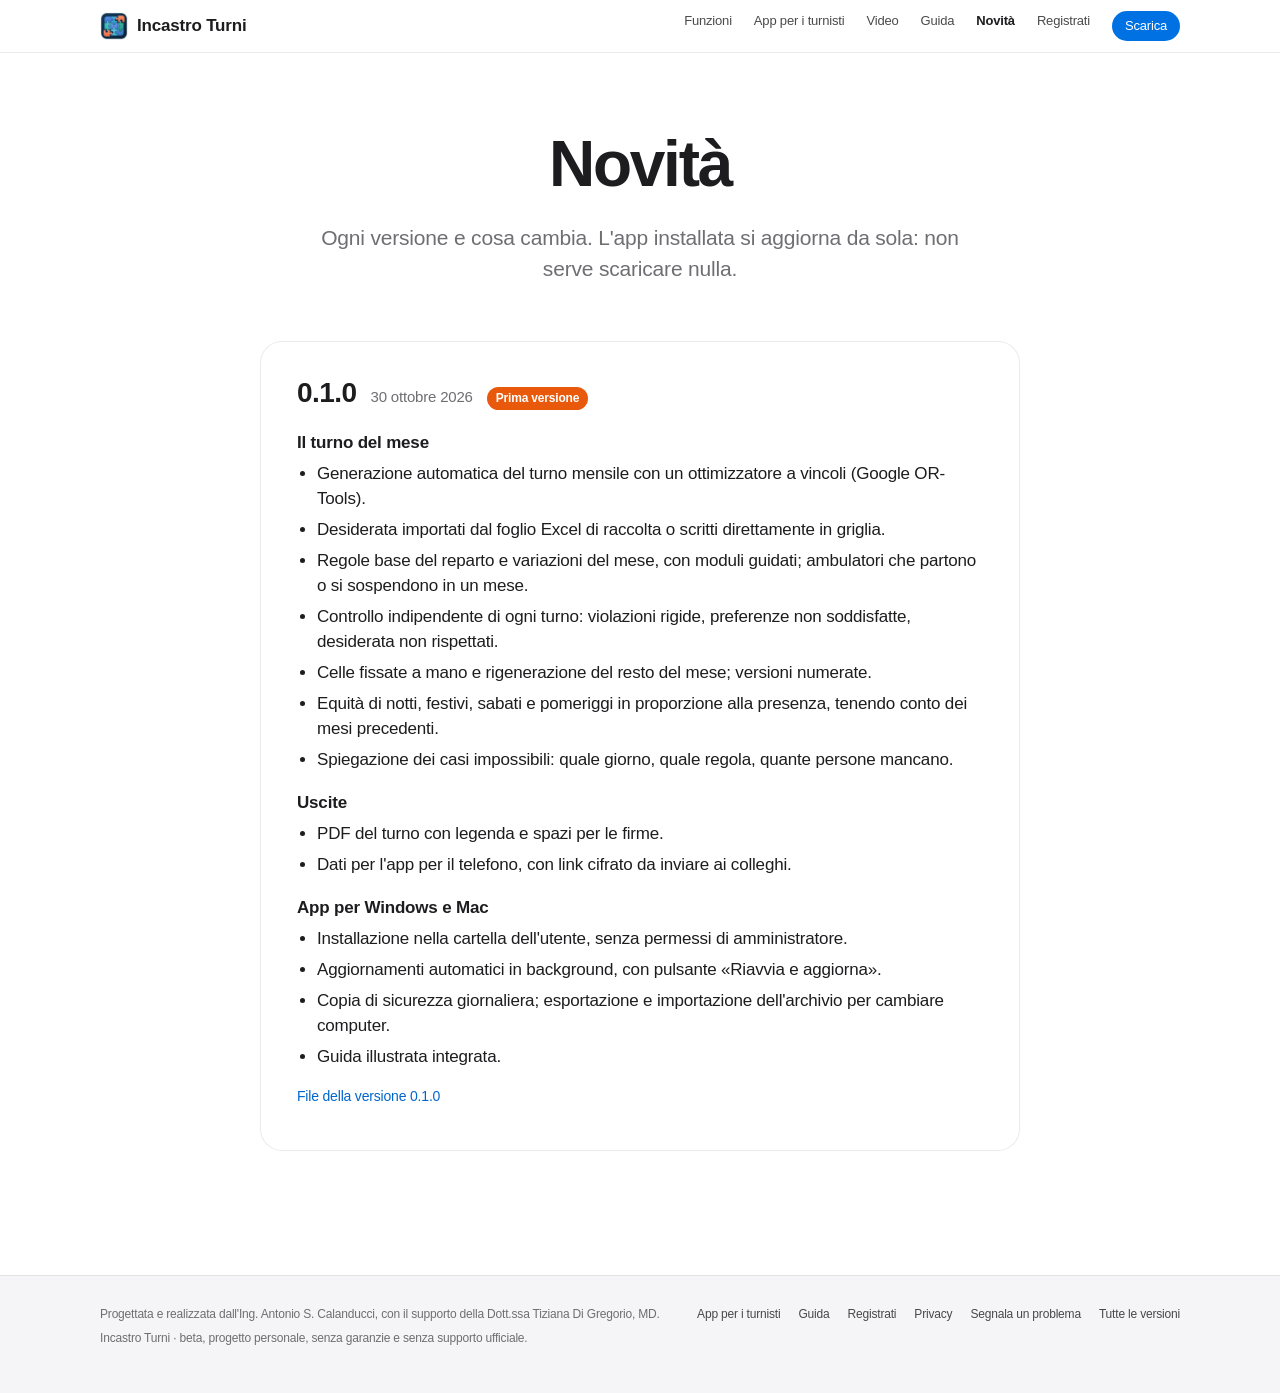
<file: docs/novita.html>
<!doctype html>
<html lang="it">
<head>
<meta charset="utf-8">
<meta name="viewport" content="width=device-width, initial-scale=1">
<title>Novità – Incastro Turni</title>
<meta name="description" content="Le versioni di Incastro Turni e cosa cambia in ognuna.">
<meta name="theme-color" content="#ffffff" media="(prefers-color-scheme: light)">
<meta name="theme-color" content="#000000" media="(prefers-color-scheme: dark)">
<link rel="icon" href="img/icona.png?v=15688521">
<link rel="stylesheet" href="assets/sito.css?v=9bf009b3">
</head>
<body>

<header class="nav" id="nav">
  <div class="contenitore">
    <a class="marchio" href="./"><img src="img/icona.png?v=15688521" alt="">Incastro Turni</a>
    <button class="menu-bottone" aria-label="Menu" aria-expanded="false" onclick="const n=document.getElementById('nav');this.setAttribute('aria-expanded',n.classList.toggle('aperto'))">
      <svg width="20" height="20" viewBox="0 0 20 20" fill="none" stroke="currentColor" stroke-width="1.6" stroke-linecap="round"><path d="M3 6h14M3 10h14M3 14h14"/></svg>
    </button>
    <nav class="voci">
      <a href="./#funzioni">Funzioni</a>
      <a href="telefoni.html">App per i turnisti</a>
      <a href="./#video">Video</a>
      <a href="guida/">Guida</a>
      <a href="novita.html" aria-current="page">Novità</a>
      <a href="registrati.html">Registrati</a>
      <a class="pillola" href="./#scarica">Scarica</a>
    </nav>
  </div>
</header>

<main class="pagina">
  <div class="contenitore">
    <h1>Novità</h1>
    <p class="intro">Ogni versione e cosa cambia. L'app installata si aggiorna da sola: non serve scaricare nulla.</p>

    <div id="versioni">
      <!-- copia statica, sostituita dall'elenco aggiornato delle release di GitHub quando è raggiungibile -->
      <article class="versione">
        <header><h2>0.1.0</h2><time datetime="2026-10-30">30 ottobre 2026</time><span class="ultima">Prima versione</span></header>
        <h3>Il turno del mese</h3>
        <ul>
          <li>Generazione automatica del turno mensile con un ottimizzatore a vincoli (Google OR-Tools).</li>
          <li>Desiderata importati dal foglio Excel di raccolta o scritti direttamente in griglia.</li>
          <li>Regole base del reparto e variazioni del mese, con moduli guidati; ambulatori che partono o si sospendono in un mese.</li>
          <li>Controllo indipendente di ogni turno: violazioni rigide, preferenze non soddisfatte, desiderata non rispettati.</li>
          <li>Celle fissate a mano e rigenerazione del resto del mese; versioni numerate.</li>
          <li>Equità di notti, festivi, sabati e pomeriggi in proporzione alla presenza, tenendo conto dei mesi precedenti.</li>
          <li>Spiegazione dei casi impossibili: quale giorno, quale regola, quante persone mancano.</li>
        </ul>
        <h3>Uscite</h3>
        <ul>
          <li>PDF del turno con legenda e spazi per le firme.</li>
          <li>Dati per l'app per il telefono, con link cifrato da inviare ai colleghi.</li>
        </ul>
        <h3>App per Windows e Mac</h3>
        <ul>
          <li>Installazione nella cartella dell'utente, senza permessi di amministratore.</li>
          <li>Aggiornamenti automatici in background, con pulsante «Riavvia e aggiorna».</li>
          <li>Copia di sicurezza giornaliera; esportazione e importazione dell'archivio per cambiare computer.</li>
          <li>Guida illustrata integrata.</li>
        </ul>
        <p class="file"><a href="https://github.com/acaland/incastro-turni-sanita/releases/tag/v0.1.0">File della versione 0.1.0</a></p>
      </article>
    </div>
  </div>
</main>

<footer>
  <div class="contenitore righe">
    <div>
      <p>Progettata e realizzata dall'Ing. Antonio S. Calanducci, con il supporto della Dott.ssa Tiziana Di Gregorio, MD.</p>
      <p>Incastro Turni · beta, progetto personale, senza garanzie e senza supporto ufficiale.</p>
    </div>
    <nav>
      <a href="telefoni.html">App per i turnisti</a>
      <a href="guida/">Guida</a>
      <a href="registrati.html">Registrati</a>
      <a href="registrati.html#informativa">Privacy</a>
      <a href="https://github.com/acaland/incastro-turni-sanita/issues">Segnala un problema</a>
      <a href="https://github.com/acaland/incastro-turni-sanita/releases">Tutte le versioni</a>
    </nav>
  </div>
</footer>

<script>
// Elenco aggiornato dalle release di GitHub: le note di ogni release sono il messaggio del tag (Markdown semplice).
(function () {
  function esc(s) { return s.replace(/[&<>"]/g, function (c) { return { "&": "&amp;", "<": "&lt;", ">": "&gt;", '"': "&quot;" }[c]; }); }
  function inline(s) {
    return esc(s).replace(/\*\*(.+?)\*\*/g, "<b>$1</b>").replace(/`(.+?)`/g, "<code>$1</code>")
      .replace(/\[([^\]]+)\]\((https?:\/\/[^)\s]+)\)/g, '<a href="$2">$1</a>');
  }
  function markdown(testo) {
    var out = [], lista = false;
    testo.replace(/\r/g, "").split("\n").forEach(function (r) {
      var m;
      if ((m = r.match(/^\s*[-*]\s+(.*)/))) { if (!lista) { out.push("<ul>"); lista = true; } out.push("<li>" + inline(m[1]) + "</li>"); return; }
      if (lista) { out.push("</ul>"); lista = false; }
      if ((m = r.match(/^#{1,6}\s+(.*)/))) out.push("<h3>" + inline(m[1]) + "</h3>");
      else if (r.trim()) out.push("<p>" + inline(r) + "</p>");
    });
    if (lista) out.push("</ul>");
    return out.join("");
  }
  var data = new Intl.DateTimeFormat("it-IT", { day: "numeric", month: "long", year: "numeric" });
  fetch("https://api.github.com/repos/acaland/incastro-turni-sanita/releases?per_page=50")
    .then(function (r) { return r.ok ? r.json() : null; })
    .then(function (rel) {
      if (!rel) return;
      rel = rel.filter(function (r) { return !r.draft && !r.prerelease; });
      if (!rel.length) return;
      document.getElementById("versioni").innerHTML = rel.map(function (r, i) {
        var v = r.tag_name.replace(/^v/, ""), d = new Date(r.published_at);
        return '<article class="versione"><header><h2>' + esc(v) + '</h2><time datetime="' + r.published_at + '">' +
          data.format(d) + "</time>" + (i === 0 ? '<span class="ultima">Ultima versione</span>' : "") + "</header>" +
          markdown(r.body || "") + '<p class="file"><a href="' + r.html_url + '">File della versione ' + esc(v) + "</a></p></article>";
      }).join("");
    })
    .catch(function () {});
})();
</script>
</body>
</html>
</file>
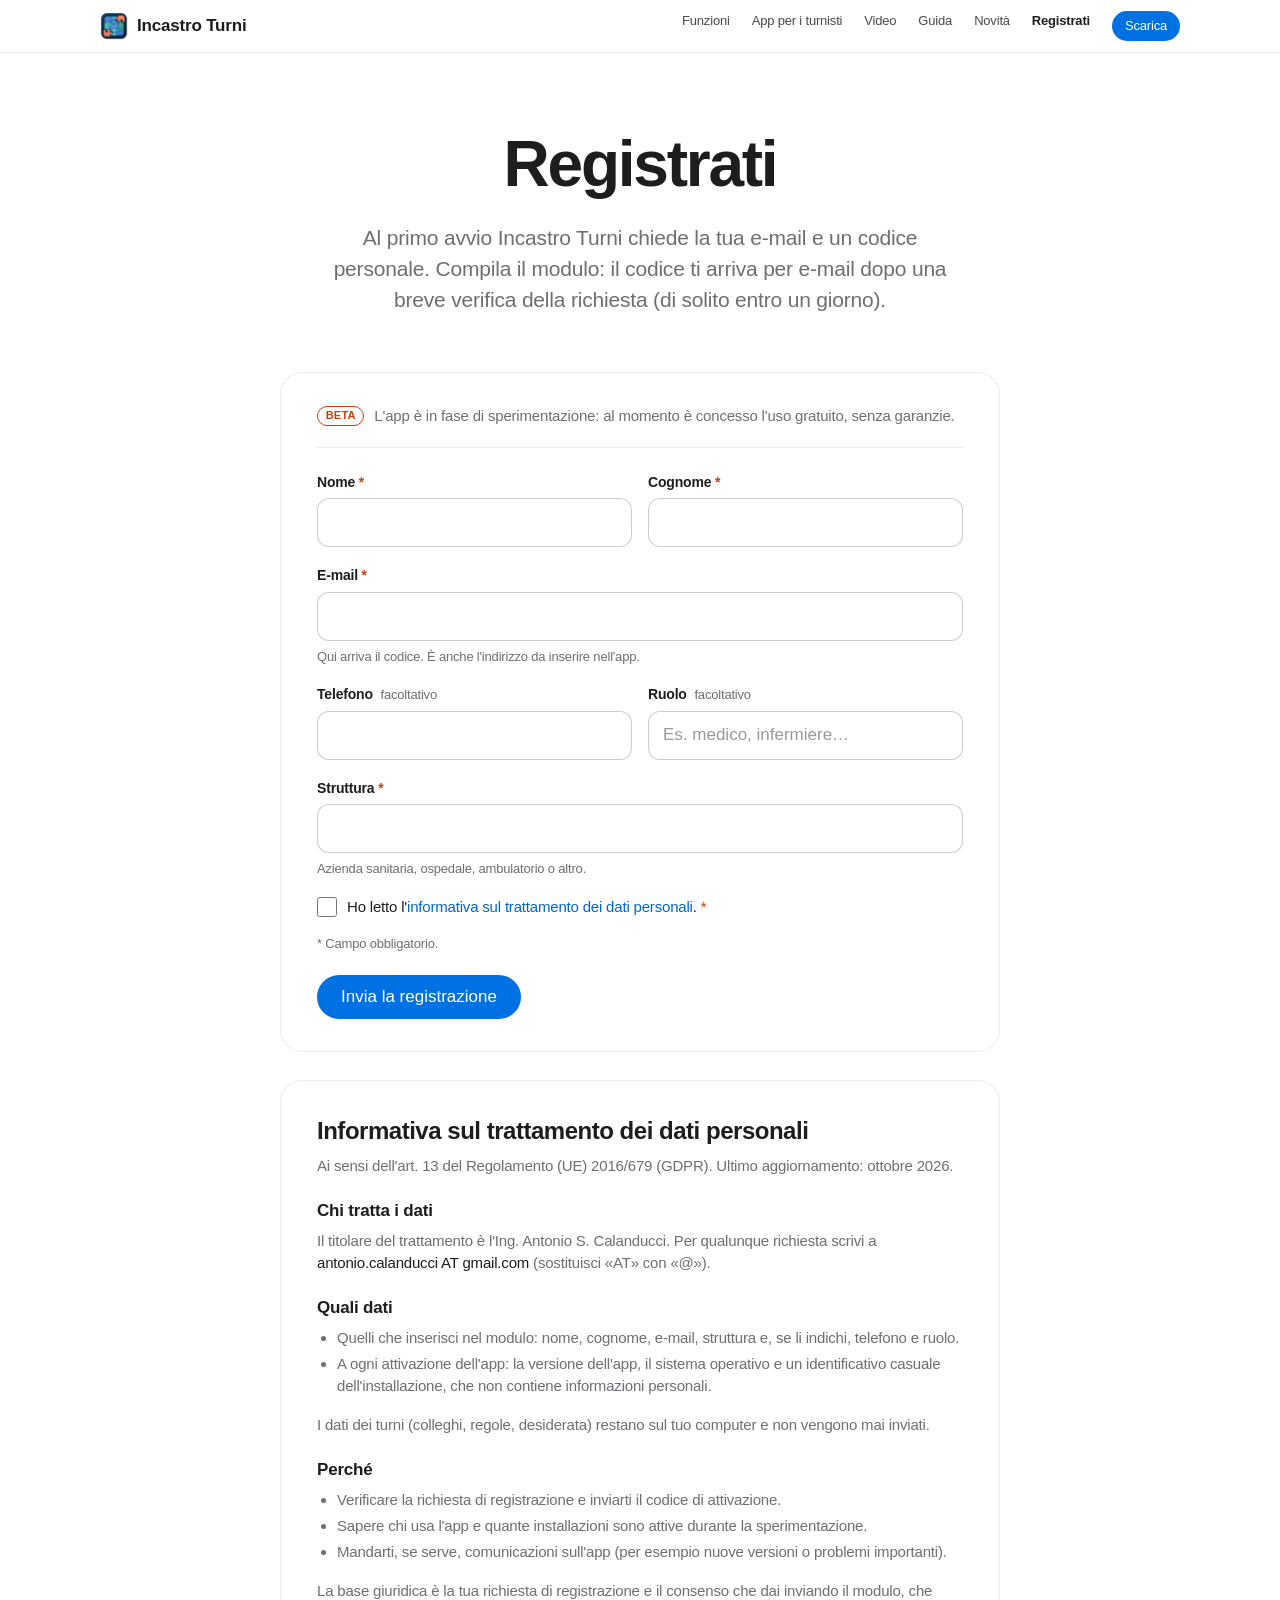
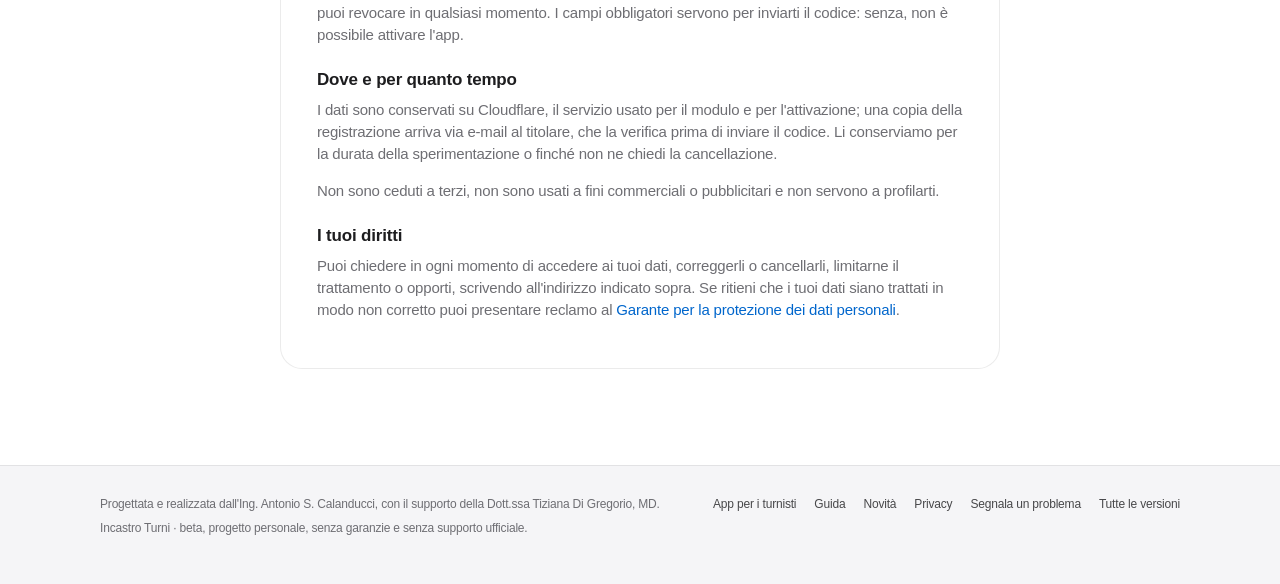
<file: docs/registrati.html>
<!doctype html>
<html lang="it">
<head>
<meta charset="utf-8">
<meta name="viewport" content="width=device-width, initial-scale=1">
<title>Registrati – Incastro Turni</title>
<meta name="description" content="Registrati per ricevere il codice personale che attiva Incastro Turni al primo avvio.">
<meta name="theme-color" content="#ffffff" media="(prefers-color-scheme: light)">
<meta name="theme-color" content="#000000" media="(prefers-color-scheme: dark)">
<link rel="icon" href="img/icona.png?v=15688521">
<link rel="stylesheet" href="assets/sito.css?v=9bf009b3">
</head>
<body>

<header class="nav" id="nav">
  <div class="contenitore">
    <a class="marchio" href="./"><img src="img/icona.png?v=15688521" alt="">Incastro Turni</a>
    <button class="menu-bottone" aria-label="Menu" aria-expanded="false" onclick="const n=document.getElementById('nav');this.setAttribute('aria-expanded',n.classList.toggle('aperto'))">
      <svg width="20" height="20" viewBox="0 0 20 20" fill="none" stroke="currentColor" stroke-width="1.6" stroke-linecap="round"><path d="M3 6h14M3 10h14M3 14h14"/></svg>
    </button>
    <nav class="voci">
      <a href="./#funzioni">Funzioni</a>
      <a href="telefoni.html">App per i turnisti</a>
      <a href="./#video">Video</a>
      <a href="guida/">Guida</a>
      <a href="novita.html">Novità</a>
      <a href="registrati.html" aria-current="page">Registrati</a>
      <a class="pillola" href="./#scarica">Scarica</a>
    </nav>
  </div>
</header>

<main class="pagina">
  <div class="contenitore">
    <h1>Registrati</h1>
    <p class="intro">Al primo avvio Incastro Turni chiede la tua e-mail e un codice personale.
      Compila il modulo: il codice ti arriva per e-mail dopo una breve verifica della richiesta (di solito entro un giorno).</p>

    <div class="scheda-modulo">
      <p class="nota-beta"><span class="etichetta-beta">Beta</span> L'app è in fase di sperimentazione: al momento è concesso l'uso gratuito, senza garanzie.</p>

      <form id="modulo" class="modulo" novalidate>
        <div class="campi">
          <div class="campo">
            <label for="nome">Nome <span class="obbligatorio" aria-hidden="true">*</span></label>
            <input id="nome" name="nome" type="text" autocomplete="given-name" required maxlength="80" pattern=".*\S.*">
          </div>
          <div class="campo">
            <label for="cognome">Cognome <span class="obbligatorio" aria-hidden="true">*</span></label>
            <input id="cognome" name="cognome" type="text" autocomplete="family-name" required maxlength="80" pattern=".*\S.*">
          </div>
          <div class="campo intero">
            <label for="email">E-mail <span class="obbligatorio" aria-hidden="true">*</span></label>
            <input id="email" name="email" type="email" autocomplete="email" inputmode="email" required maxlength="160" aria-describedby="email-aiuto">
            <p class="aiuto" id="email-aiuto">Qui arriva il codice. È anche l'indirizzo da inserire nell'app.</p>
          </div>
          <div class="campo">
            <label for="telefono">Telefono <span class="facoltativo">facoltativo</span></label>
            <input id="telefono" name="telefono" type="tel" autocomplete="tel" inputmode="tel" maxlength="30" pattern="[0-9 +\(\)\.\/\-]{6,30}" title="Solo cifre, spazi e i simboli + ( ) - .">
          </div>
          <div class="campo">
            <label for="ruolo">Ruolo <span class="facoltativo">facoltativo</span></label>
            <input id="ruolo" name="ruolo" type="text" list="ruoli" autocomplete="organization-title" maxlength="80" placeholder="Es. medico, infermiere…">
            <datalist id="ruoli">
              <option value="Medico">
              <option value="Medico in formazione specialistica">
              <option value="Direttore di struttura">
              <option value="Responsabile dei turni">
              <option value="Coordinatore infermieristico">
              <option value="Infermiere">
              <option value="Ostetrica/o">
              <option value="Tecnico sanitario">
              <option value="Fisioterapista">
              <option value="Personale amministrativo">
            </datalist>
          </div>
          <div class="campo intero">
            <label for="struttura">Struttura <span class="obbligatorio" aria-hidden="true">*</span></label>
            <input id="struttura" name="struttura" type="text" autocomplete="organization" required maxlength="160" pattern=".*\S.*" aria-describedby="struttura-aiuto">
            <p class="aiuto" id="struttura-aiuto">Azienda sanitaria, ospedale, ambulatorio o altro.</p>
          </div>

          <!-- campo esca contro i programmi automatici: invisibile, le persone non lo compilano -->
          <div class="esca" aria-hidden="true">
            <label for="sito">Sito web</label>
            <input id="sito" name="sito" type="text" tabindex="-1" autocomplete="off">
          </div>

          <div class="campo intero consenso">
            <input id="consenso" name="consenso" type="checkbox" required>
            <label for="consenso">Ho letto l'<a href="#informativa">informativa sul trattamento dei dati personali</a>. <span class="obbligatorio" aria-hidden="true">*</span></label>
          </div>
        </div>

        <p class="aiuto"><span aria-hidden="true">*</span> Campo obbligatorio.</p>
        <div id="messaggio" class="messaggio" role="alert" aria-live="assertive" hidden></div>
        <button class="bottone" id="invia" type="submit">Invia la registrazione</button>
      </form>

      <div id="fatto" class="fatto" tabindex="-1" hidden>
        <span class="simbolo"><svg viewBox="0 0 24 24" aria-hidden="true"><circle cx="12" cy="12" r="9"/><path d="M8 12.5l2.7 2.7L16.5 9.5"/></svg></span>
        <h2 id="fatto-titolo">Registrazione completata.</h2>
        <!-- modalità automatica: il codice è già partito -->
        <div id="fatto-subito">
          <p>Ti abbiamo inviato il codice di attivazione a <b class="fatto-email"></b>. Se non lo trovi tra qualche minuto,
            controlla anche la cartella dello spam (posta indesiderata).</p>
          <p>Al primo avvio dell'app inserisci la stessa e-mail e il codice ricevuto.</p>
        </div>
        <!-- modalità con approvazione: il codice parte dopo la verifica -->
        <div id="fatto-attesa" hidden>
          <p>Riceverai il codice di attivazione per e-mail a <b class="fatto-email"></b> dopo la verifica della richiesta
            (di solito entro un giorno). Ti abbiamo già mandato un messaggio di conferma: se non lo trovi, controlla anche la
            cartella dello spam (posta indesiderata). Se ti eri già registrato in passato, il codice ti arriva subito.</p>
          <p>Nel frattempo puoi già scaricare l'app: al primo avvio inserisci la stessa e-mail e il codice ricevuto.</p>
        </div>
        <a class="bottone" href="./#scarica">Vai al download</a>
      </div>
    </div>

    <section class="informativa" id="informativa" aria-labelledby="informativa-titolo">
      <h2 id="informativa-titolo">Informativa sul trattamento dei dati personali</h2>
      <p class="aiuto">Ai sensi dell'art. 13 del Regolamento (UE) 2016/679 (GDPR). Ultimo aggiornamento: ottobre 2026.</p>

      <h3>Chi tratta i dati</h3>
      <p>Il titolare del trattamento è l'Ing. Antonio S. Calanducci. Per qualunque richiesta scrivi a
        <span class="indirizzo">antonio.calanducci AT gmail.com</span> (sostituisci «AT» con «@»).</p>

      <h3>Quali dati</h3>
      <ul>
        <li>Quelli che inserisci nel modulo: nome, cognome, e-mail, struttura e, se li indichi, telefono e ruolo.</li>
        <li>A ogni attivazione dell'app: la versione dell'app, il sistema operativo e un identificativo casuale
          dell'installazione, che non contiene informazioni personali.</li>
      </ul>
      <p>I dati dei turni (colleghi, regole, desiderata) restano sul tuo computer e non vengono mai inviati.</p>

      <h3>Perché</h3>
      <ul>
        <li>Verificare la richiesta di registrazione e inviarti il codice di attivazione.</li>
        <li>Sapere chi usa l'app e quante installazioni sono attive durante la sperimentazione.</li>
        <li>Mandarti, se serve, comunicazioni sull'app (per esempio nuove versioni o problemi importanti).</li>
      </ul>
      <p>La base giuridica è la tua richiesta di registrazione e il consenso che dai inviando il modulo, che puoi
        revocare in qualsiasi momento. I campi obbligatori servono per inviarti il codice: senza, non è possibile attivare l'app.</p>

      <h3>Dove e per quanto tempo</h3>
      <p>I dati sono conservati su Cloudflare, il servizio usato per il modulo e per l'attivazione; una copia della
        registrazione arriva via e-mail al titolare, che la verifica prima di inviare il codice. Li conserviamo per la durata della sperimentazione o finché non ne
        chiedi la cancellazione.</p>
      <p>Non sono ceduti a terzi, non sono usati a fini commerciali o pubblicitari e non servono a profilarti.</p>

      <h3>I tuoi diritti</h3>
      <p>Puoi chiedere in ogni momento di accedere ai tuoi dati, correggerli o cancellarli, limitarne il trattamento o
        opporti, scrivendo all'indirizzo indicato sopra. Se ritieni che i tuoi dati siano trattati in modo non corretto puoi
        presentare reclamo al <a href="https://www.garanteprivacy.it/">Garante per la protezione dei dati personali</a>.</p>
    </section>
  </div>
</main>

<footer>
  <div class="contenitore righe">
    <div>
      <p>Progettata e realizzata dall'Ing. Antonio S. Calanducci, con il supporto della Dott.ssa Tiziana Di Gregorio, MD.</p>
      <p>Incastro Turni · beta, progetto personale, senza garanzie e senza supporto ufficiale.</p>
    </div>
    <nav>
      <a href="telefoni.html">App per i turnisti</a>
      <a href="guida/">Guida</a>
      <a href="novita.html">Novità</a>
      <a href="registrati.html#informativa">Privacy</a>
      <a href="https://github.com/acaland/incastro-turni-sanita/issues">Segnala un problema</a>
      <a href="https://github.com/acaland/incastro-turni-sanita/releases">Tutte le versioni</a>
    </nav>
  </div>
</footer>

<script>
// Indirizzo del servizio di registrazione (Cloudflare Worker).
// Contratto: POST JSON {nome, cognome, email, telefono, ruolo, struttura, consenso: true, sito: ""}
// → {"ok": true, "approvazione": true|false} oppure {"ok": false, "errore": "…"} con stato 4xx/5xx.
// approvazione: true = il codice parte dopo la verifica del titolare; false (o assente) = codice già inviato.
const API_REGISTRAZIONE = "https://incastro-turni.ambulio.workers.dev/api/registrazione";

(function () {
  var modulo = document.getElementById("modulo");
  var bottone = document.getElementById("invia");
  var messaggio = document.getElementById("messaggio");
  var testoBottone = bottone.textContent;

  function mostraErrore(testo) {
    messaggio.textContent = testo;
    messaggio.hidden = false;
  }

  function inAttesa(si) {
    bottone.disabled = si;
    bottone.textContent = si ? "Invio in corso…" : testoBottone;
    modulo.setAttribute("aria-busy", si ? "true" : "false");
  }

  function valore(nome) { return modulo.elements[nome].value.trim(); }

  modulo.addEventListener("submit", function (e) {
    e.preventDefault();
    messaggio.hidden = true;
    modulo.classList.add("controllato");   // da qui in poi i campi non validi si evidenziano
    if (!modulo.checkValidity()) {
      modulo.reportValidity();
      var primo = modulo.querySelector(":invalid");
      if (primo) primo.focus();
      return;
    }
    var dati = {
      nome: valore("nome"),
      cognome: valore("cognome"),
      email: valore("email"),
      telefono: valore("telefono"),
      ruolo: valore("ruolo"),
      struttura: valore("struttura"),
      consenso: modulo.elements.consenso.checked,
      sito: modulo.elements.sito.value
    };
    inAttesa(true);
    var controllo = typeof AbortController === "function" ? new AbortController() : null;
    var scadenza = controllo ? setTimeout(function () { controllo.abort(); }, 20000) : null;
    fetch(API_REGISTRAZIONE, {
      method: "POST",
      headers: { "Content-Type": "application/json" },
      body: JSON.stringify(dati),
      signal: controllo ? controllo.signal : undefined
    })
      .then(function (r) {
        return r.json().catch(function () { return null; }).then(function (corpo) { return { stato: r.status, ok: r.ok, corpo: corpo }; });
      })
      .then(function (ris) {
        if (ris.ok && ris.corpo && ris.corpo.ok) {
          var attesa = ris.corpo.approvazione === true;
          document.querySelectorAll(".fatto-email").forEach(function (b) { b.textContent = dati.email; });
          document.getElementById("fatto-titolo").textContent = attesa ? "Registrazione ricevuta." : "Registrazione completata.";
          document.getElementById("fatto-subito").hidden = attesa;
          document.getElementById("fatto-attesa").hidden = !attesa;
          modulo.hidden = true;
          var fatto = document.getElementById("fatto");
          fatto.hidden = false;
          fatto.focus();
          return;
        }
        var errore = ris.corpo && typeof ris.corpo.errore === "string" && ris.corpo.errore.trim();
        if (errore) mostraErrore(errore);
        else if (ris.stato === 429) mostraErrore("Troppe richieste in poco tempo. Riprova tra qualche minuto.");
        else if (ris.stato >= 500) mostraErrore("Il servizio di registrazione ha un problema temporaneo. Riprova più tardi.");
        else mostraErrore("La registrazione non è andata a buon fine (errore " + ris.stato + "). Controlla i dati e riprova.");
      })
      .catch(function () {
        mostraErrore("Non riesco a contattare il servizio di registrazione. Controlla la connessione a Internet e riprova; " +
          "se il problema continua, scrivi ad antonio.calanducci AT gmail.com.");
      })
      .then(function () {
        if (scadenza) clearTimeout(scadenza);
        inAttesa(false);
      });
  });

  document.querySelectorAll(".nav .voci a").forEach(function (a) {
    a.addEventListener("click", function () { document.getElementById("nav").classList.remove("aperto"); });
  });
})();
</script>
</body>
</html>
</file>
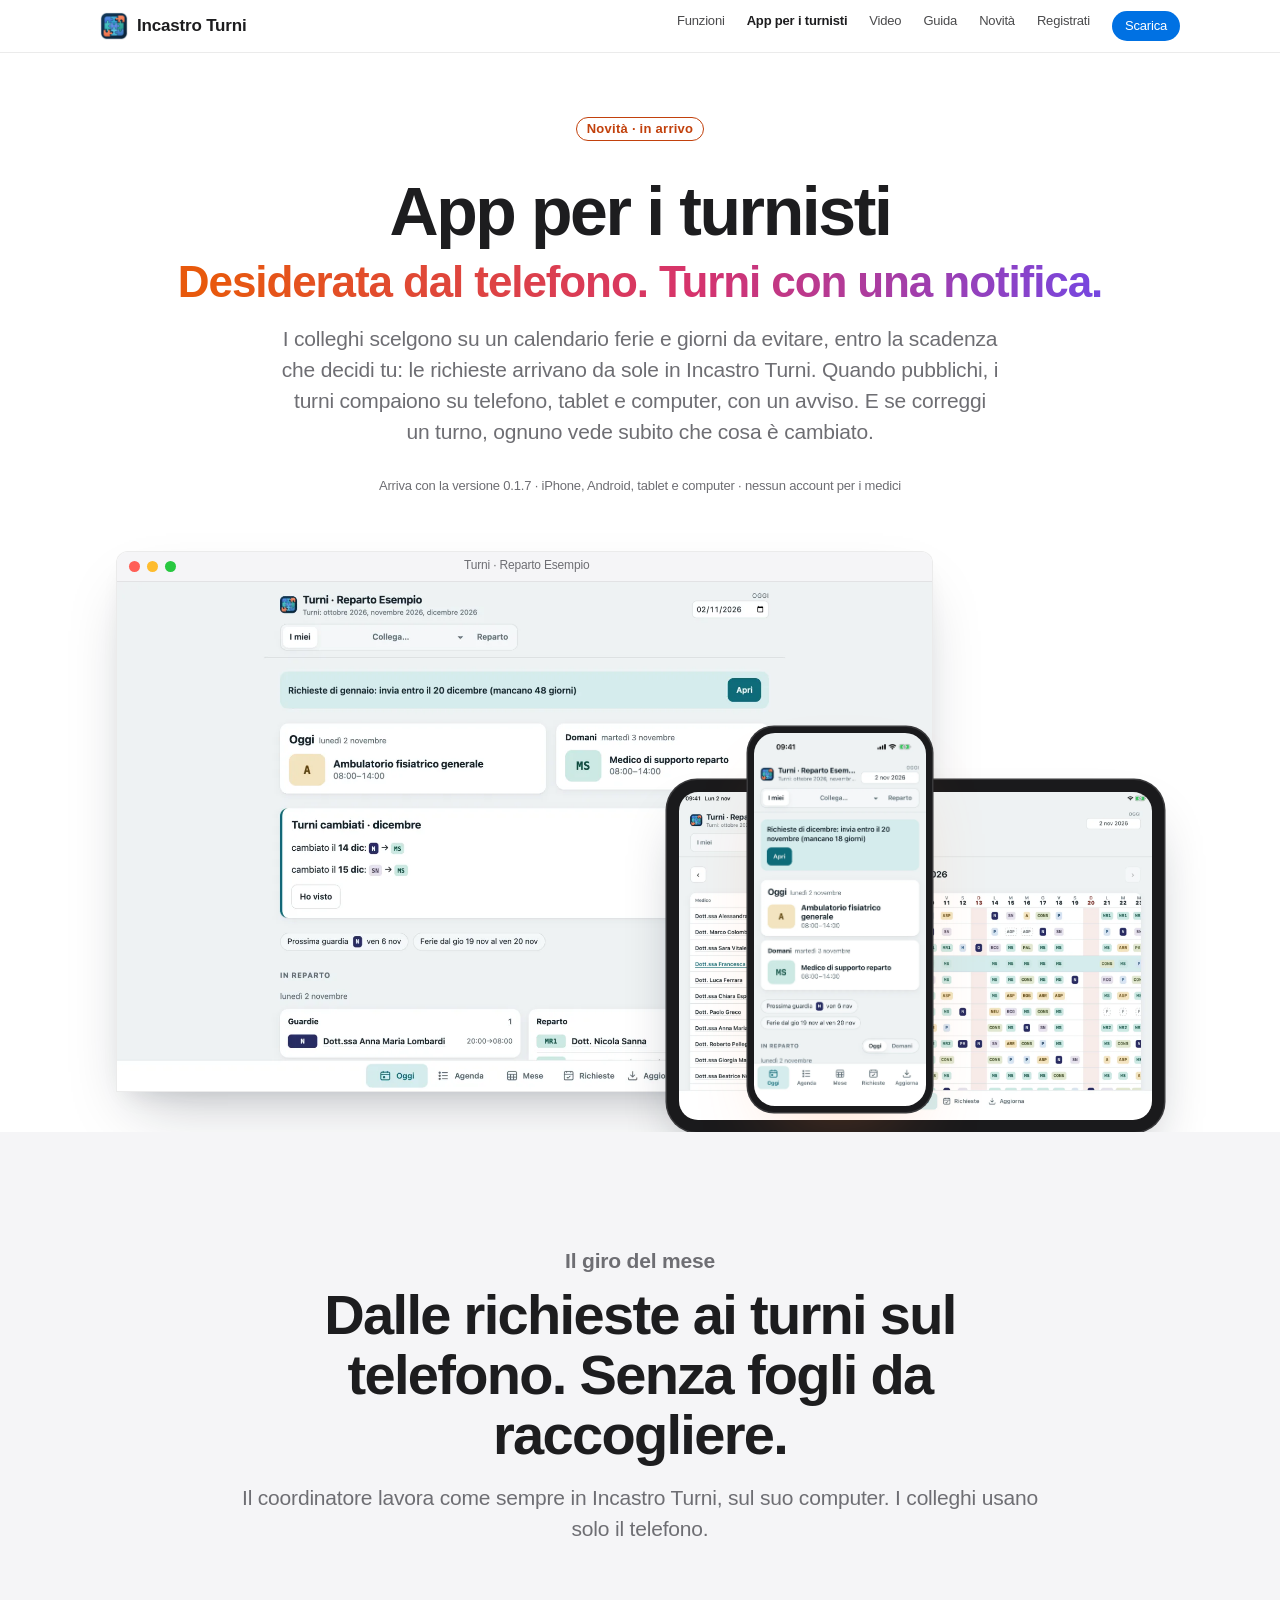
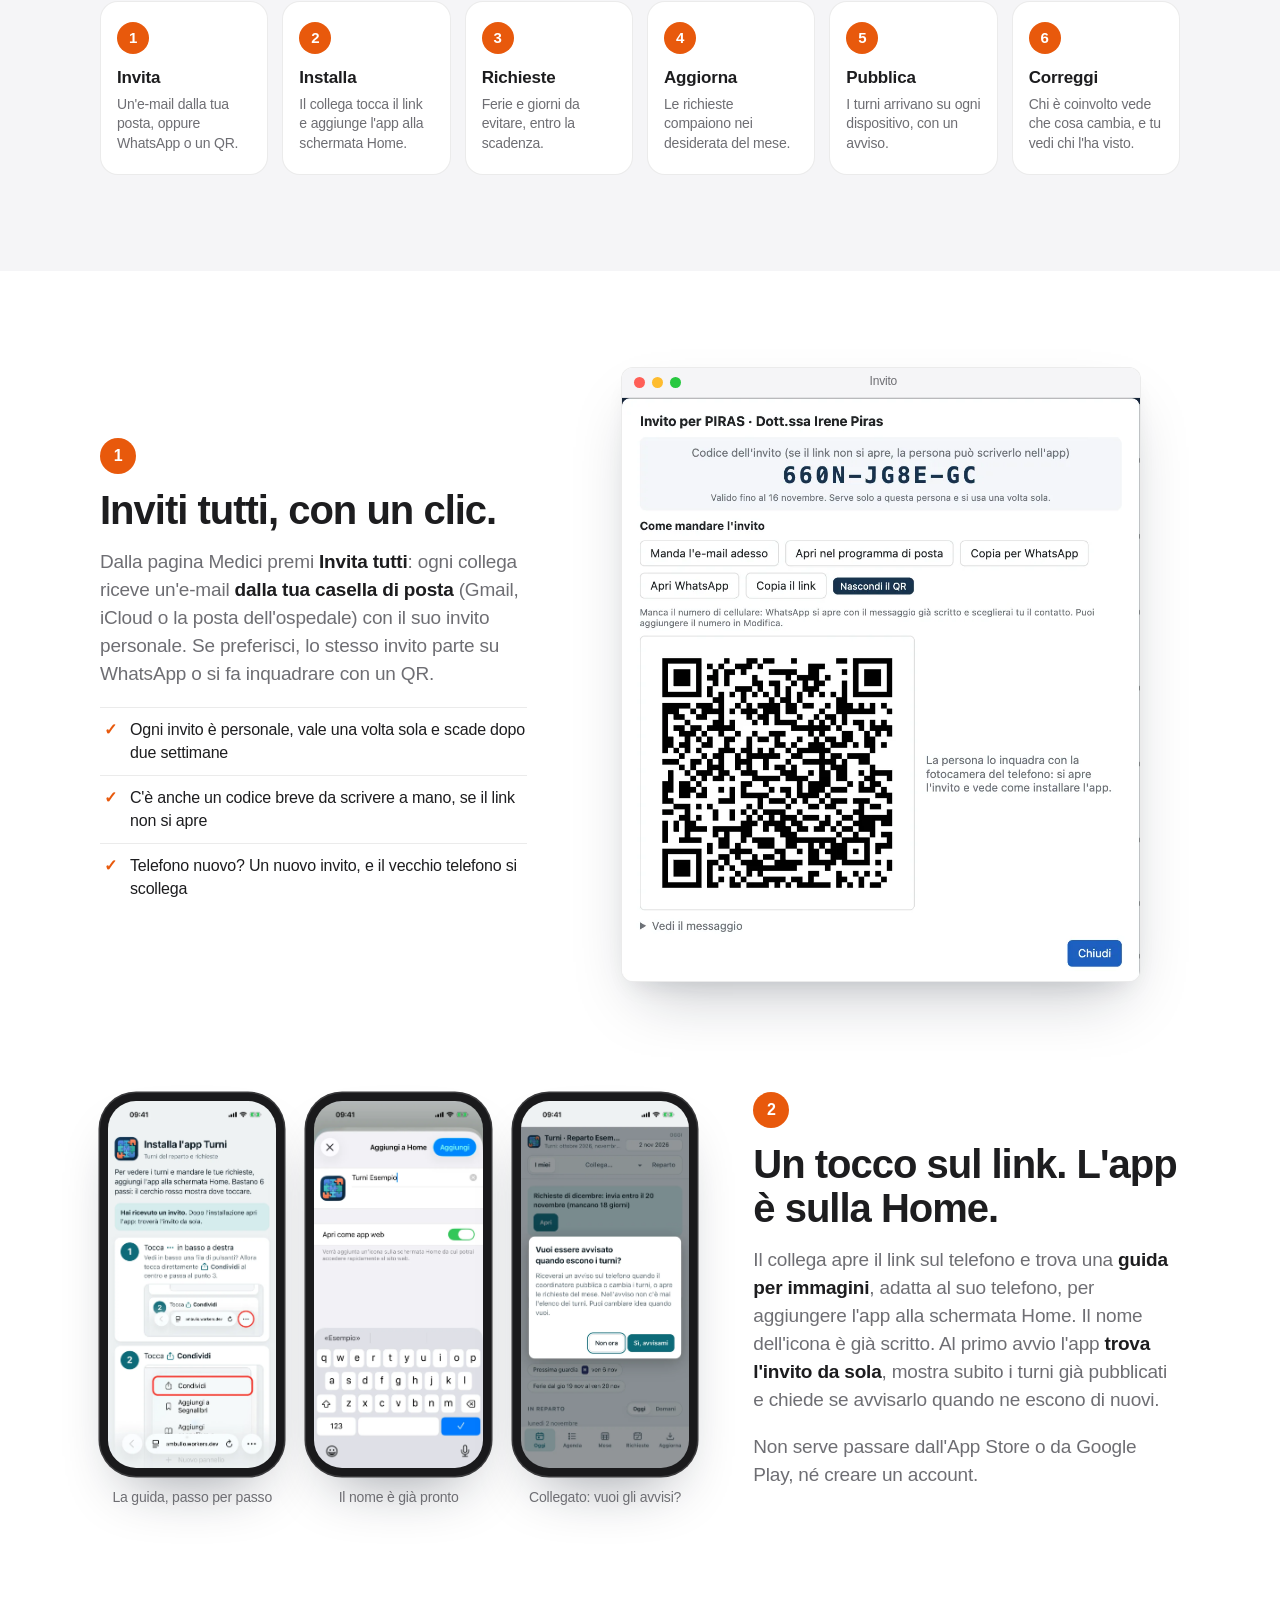
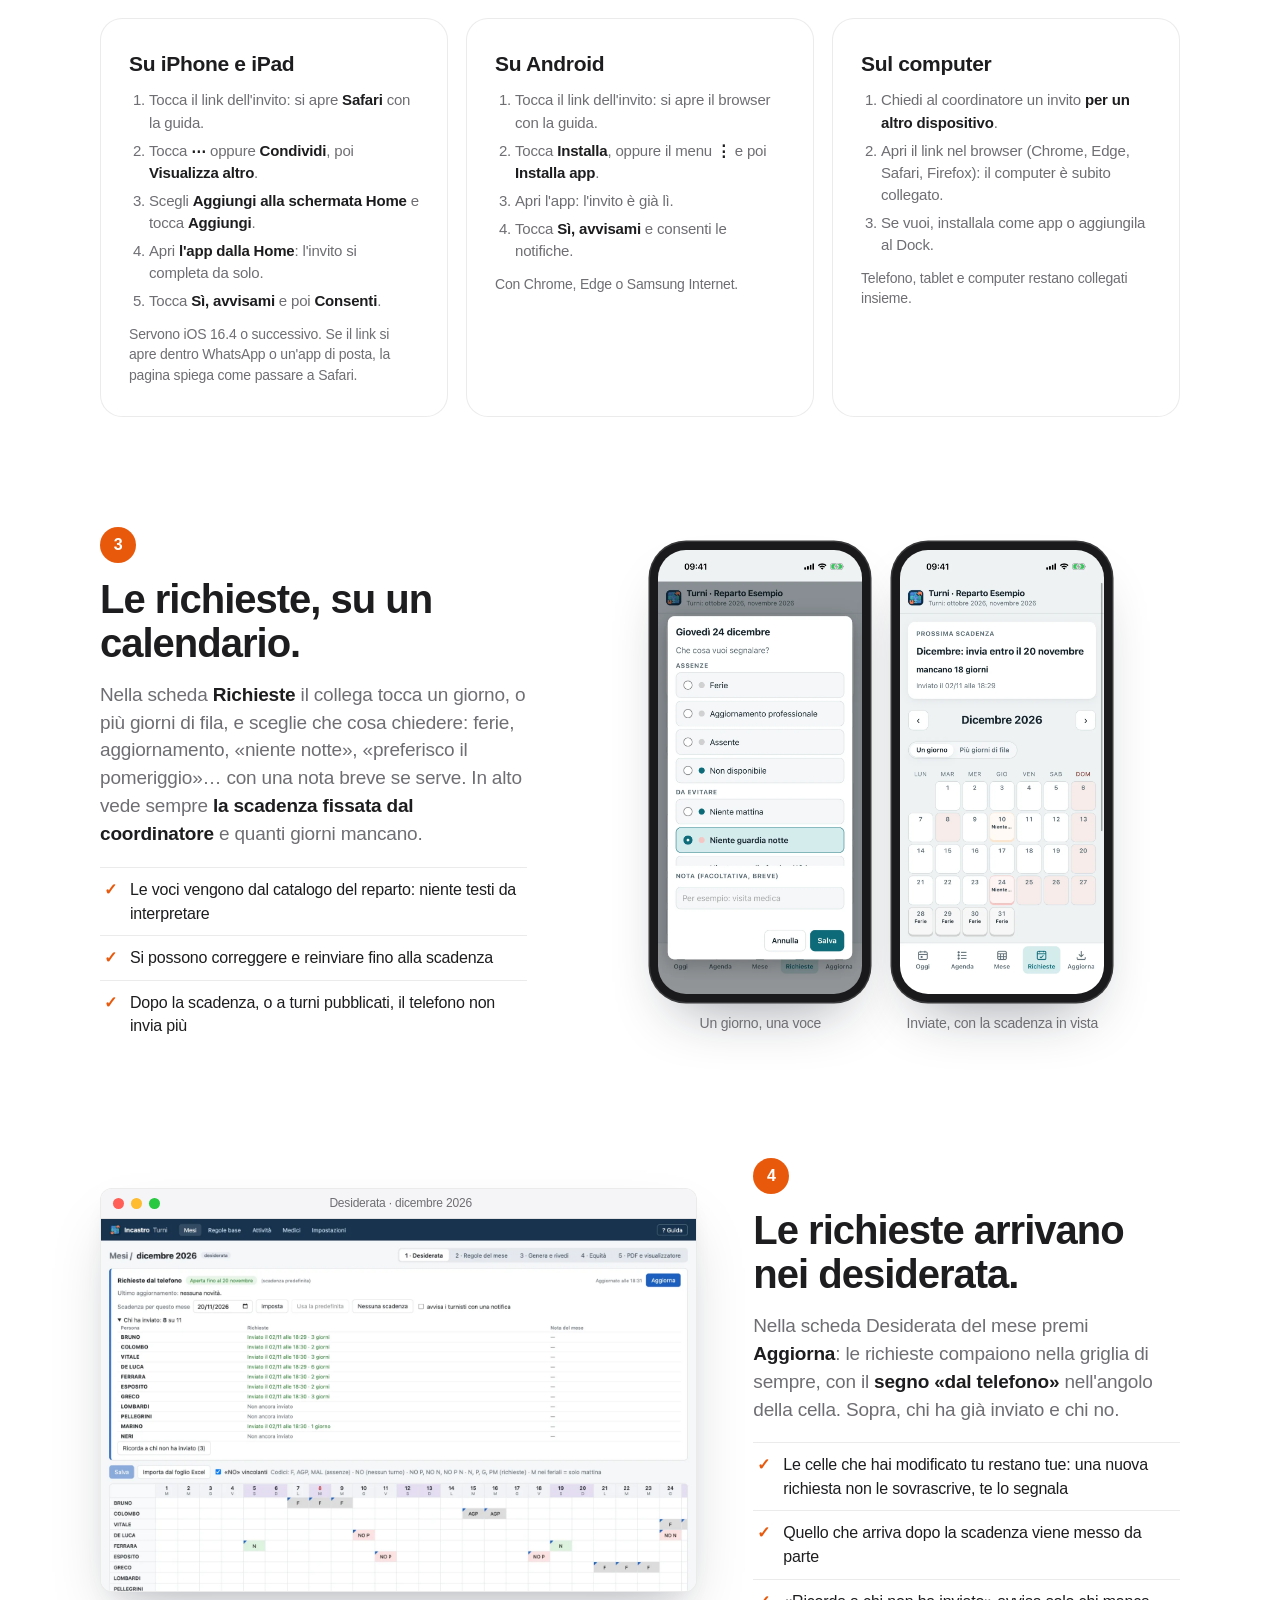
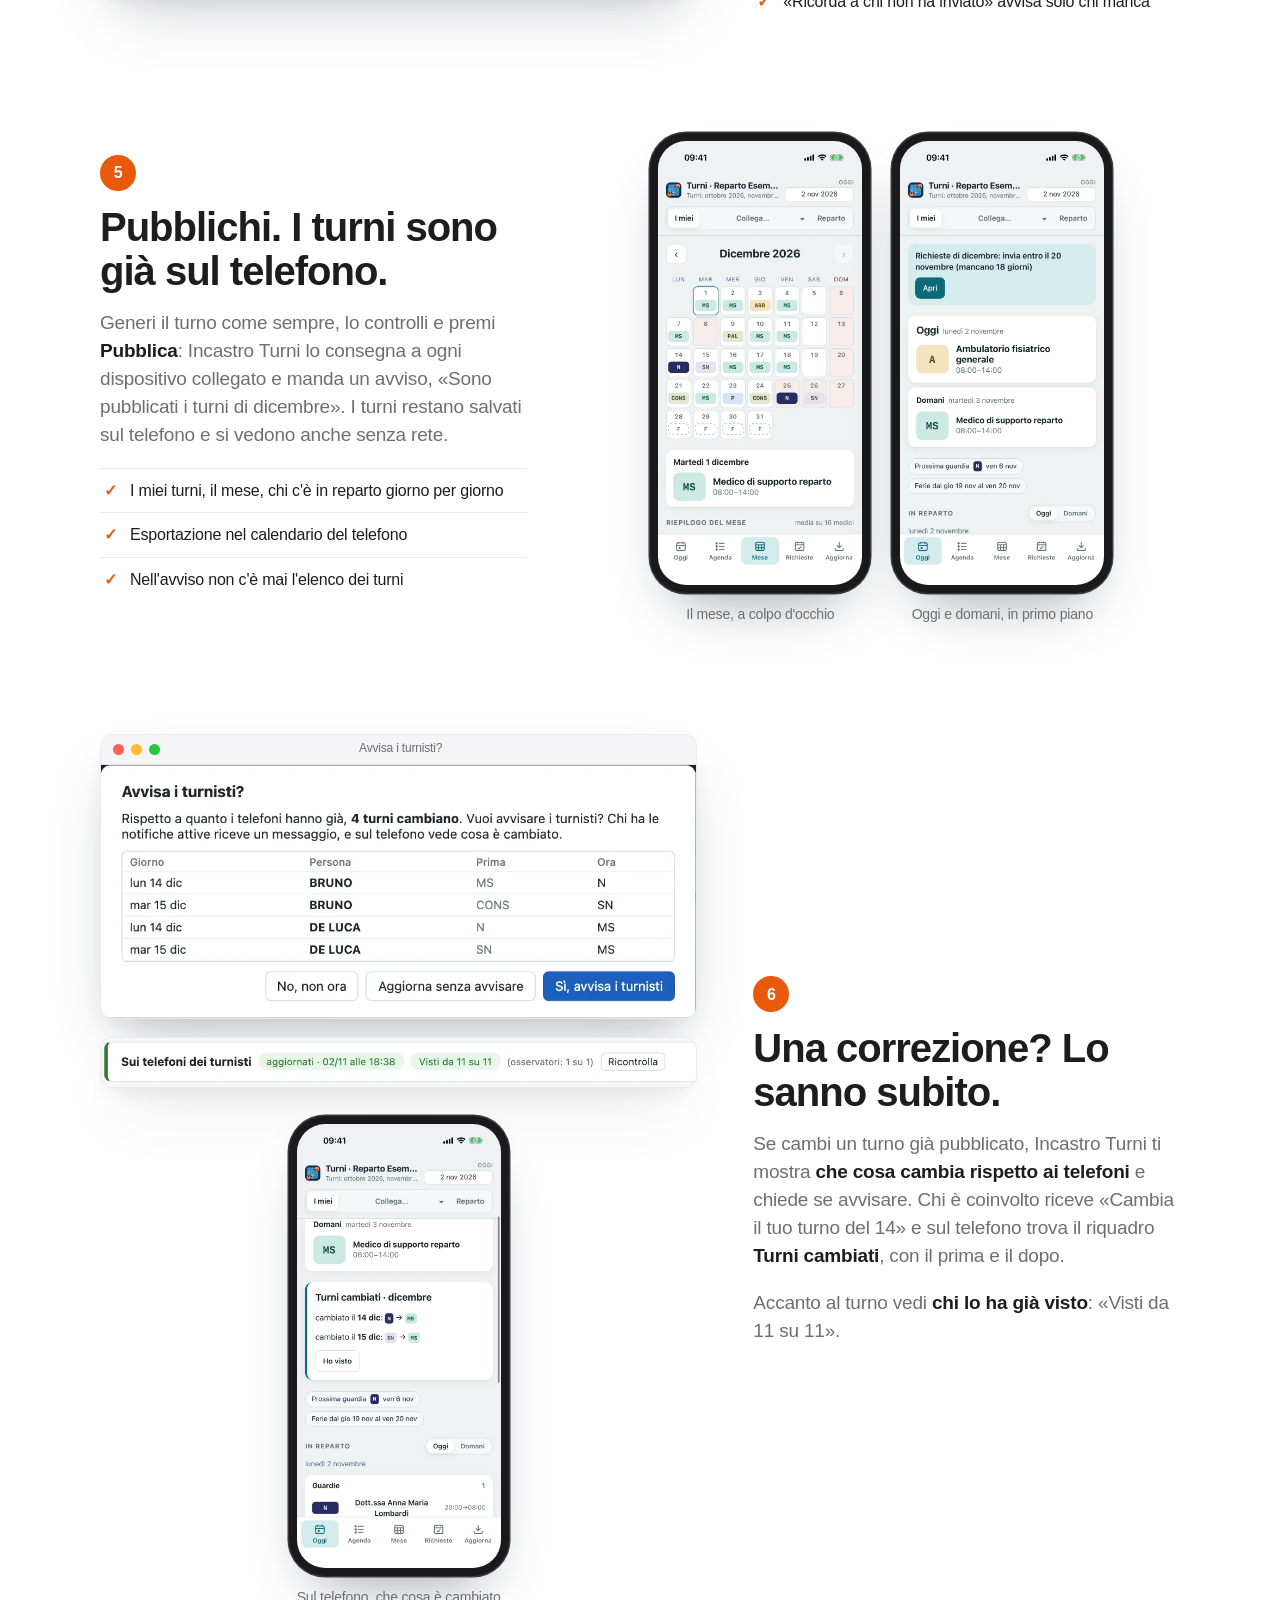
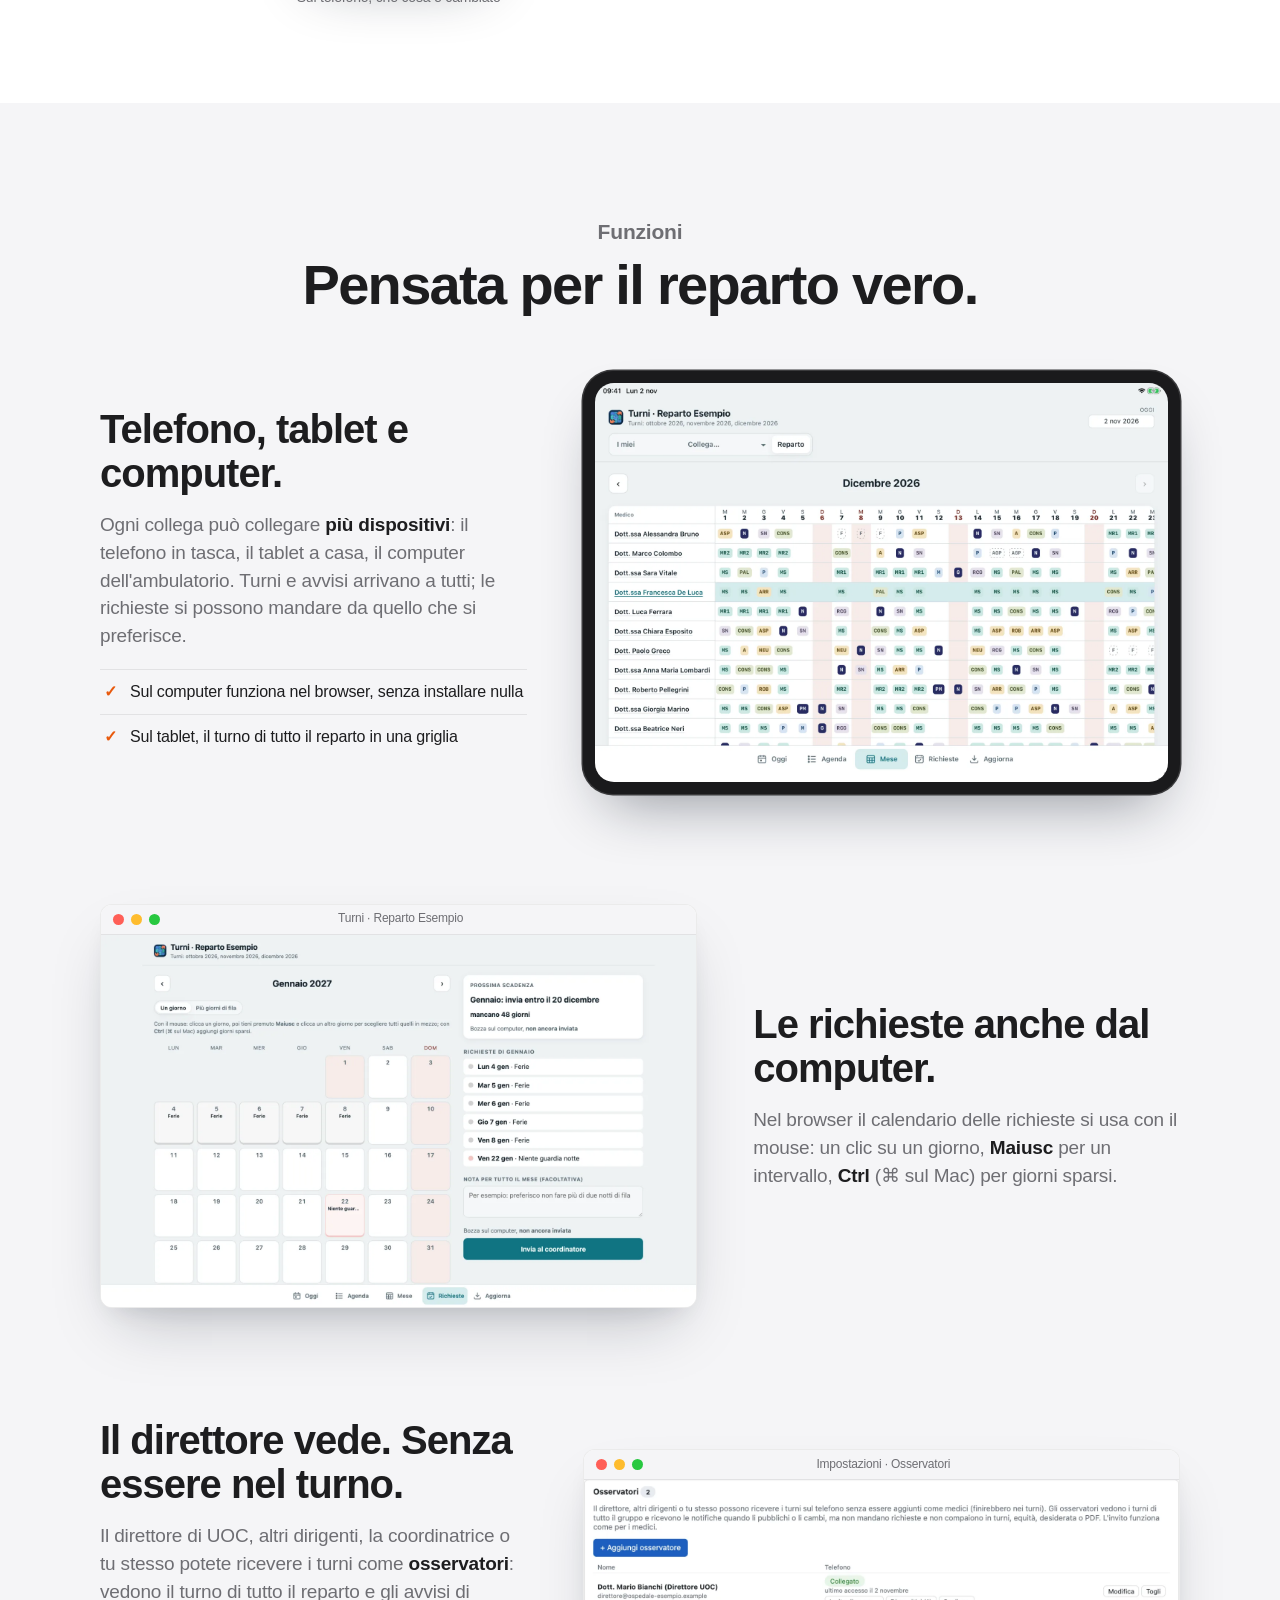
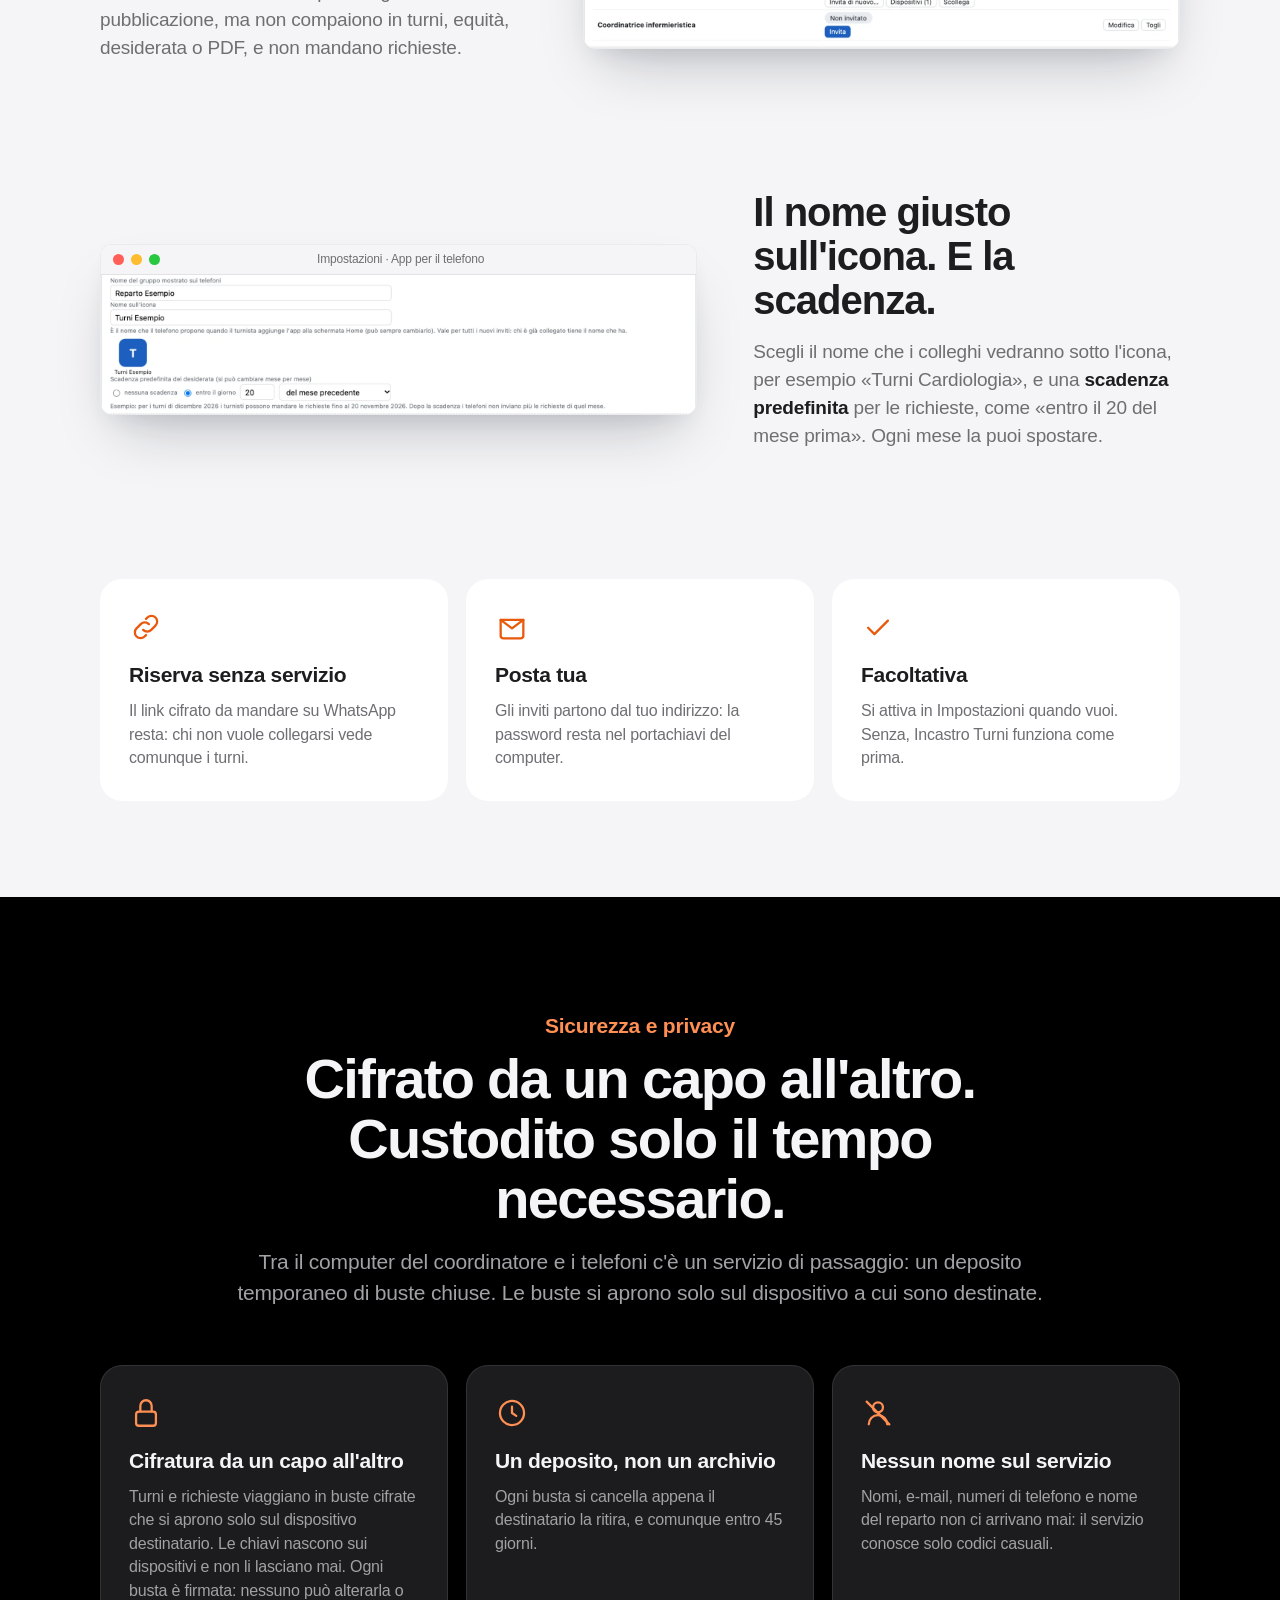
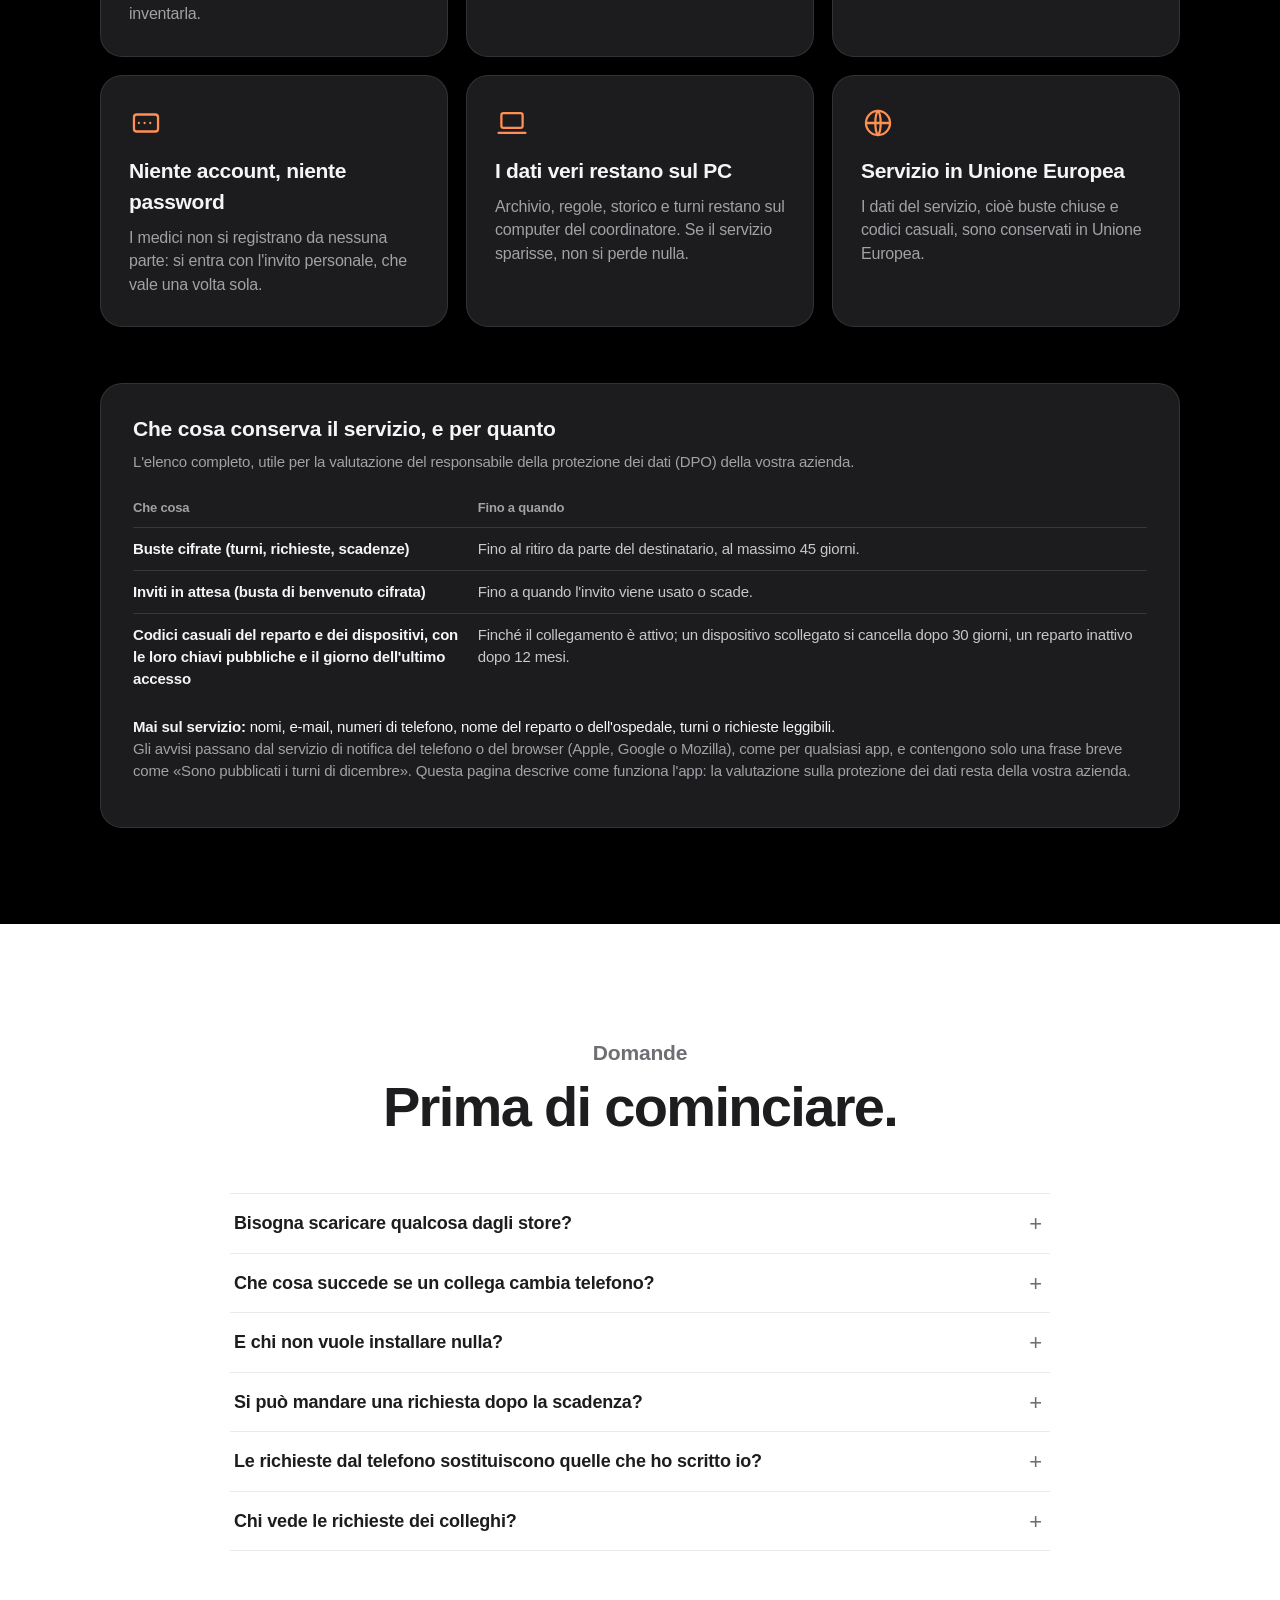
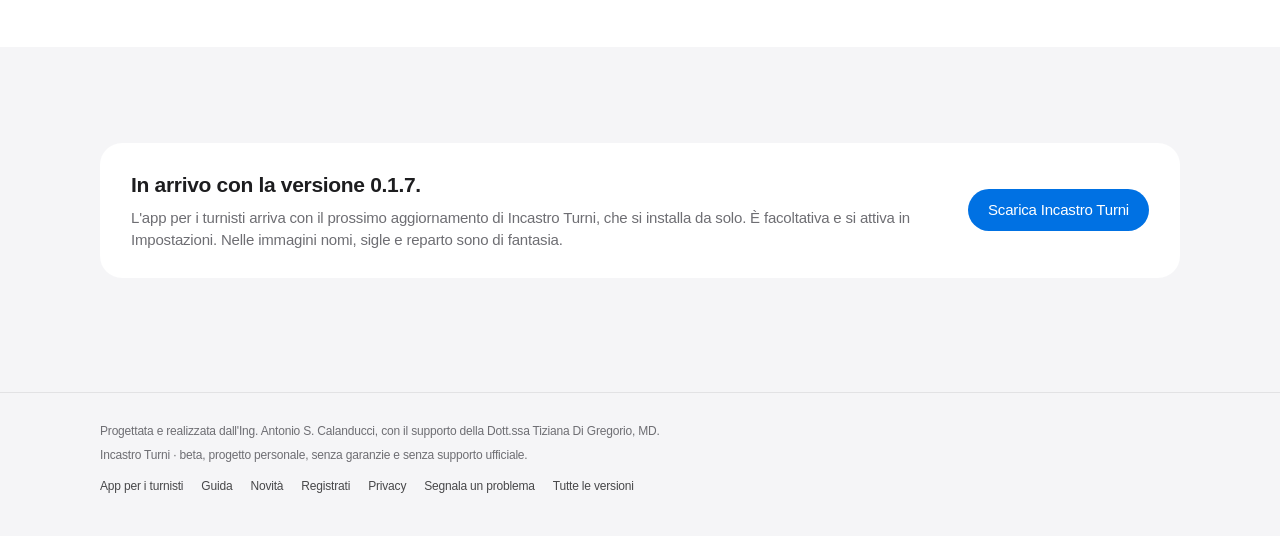
<file: docs/telefoni.html>
<!doctype html>
<html lang="it">
<head>
<meta charset="utf-8">
<meta name="viewport" content="width=device-width, initial-scale=1">
<title>App per i turnisti – Incastro Turni</title>
<meta name="description" content="I colleghi mandano i desiderata dal telefono e ricevono i turni con una notifica, su smartphone, tablet e computer. Cifratura da un capo all'altro, nessun account per i medici, i dati restano sul PC del coordinatore.">
<meta name="theme-color" content="#ffffff" media="(prefers-color-scheme: light)">
<meta name="theme-color" content="#000000" media="(prefers-color-scheme: dark)">
<meta property="og:title" content="Incastro Turni · App per i turnisti">
<meta property="og:description" content="Desiderata dal telefono, turni con una notifica. Cifrato da un capo all'altro, senza account per i medici.">
<meta property="og:image" content="img/tel-richieste.webp">
<link rel="icon" href="img/icona.png?v=15688521">
<link rel="apple-touch-icon" href="img/icona.png?v=15688521">
<link rel="stylesheet" href="assets/sito.css?v=9bf009b3">
</head>
<body>

<header class="nav" id="nav">
  <div class="contenitore">
    <a class="marchio" href="./"><img src="img/icona.png?v=15688521" alt="">Incastro Turni</a>
    <button class="menu-bottone" aria-label="Menu" aria-expanded="false" onclick="const n=document.getElementById('nav');this.setAttribute('aria-expanded',n.classList.toggle('aperto'))">
      <svg width="20" height="20" viewBox="0 0 20 20" fill="none" stroke="currentColor" stroke-width="1.6" stroke-linecap="round"><path d="M3 6h14M3 10h14M3 14h14"/></svg>
    </button>
    <nav class="voci">
      <a href="./#funzioni">Funzioni</a>
      <a href="telefoni.html" aria-current="page">App per i turnisti</a>
      <a href="./#video">Video</a>
      <a href="guida/">Guida</a>
      <a href="novita.html">Novità</a>
      <a href="registrati.html">Registrati</a>
      <a class="pillola" href="./#scarica">Scarica</a>
    </nav>
  </div>
</header>

<main>
<!-- eroe -->
<div class="eroe compatto">
  <div class="contenitore">
    <p><span class="etichetta-arrivo" title="Arriva con la versione 0.1.7">Novità · in arrivo</span></p>
    <h1>App per i turnisti</h1>
    <p class="slogan">Desiderata dal telefono. Turni con una notifica.</p>
    <p class="intro">I colleghi scelgono su un calendario ferie e giorni da evitare, entro la scadenza che decidi tu:
      le richieste arrivano da sole in Incastro Turni. Quando pubblichi, i turni compaiono su telefono, tablet e computer,
      con un avviso. E se correggi un turno, ognuno vede subito che cosa è cambiato.</p>
    <p class="nota-piccola">Arriva con la versione 0.1.7 · iPhone, Android, tablet e computer · nessun account per i medici</p>
  </div>
  <div class="trio">
    <div class="finestra">
      <div class="titolo"><i></i><i></i><i></i><span>Turni · Reparto Esempio</span></div>
      <img src="img/pc-oggi.webp" alt="L'app per i turnisti nel browser del computer: oggi e domani, i turni cambiati di dicembre e chi c'è in reparto" width="1600" height="1000">
    </div>
    <div class="tablet"><img src="img/tablet-reparto.webp" alt="Su un tablet, il turno di dicembre di tutto il reparto in una griglia" width="1600" height="1112"></div>
    <div class="telefono"><img src="img/tel-oggi.webp" alt="Sul telefono, la schermata Oggi con la scadenza delle richieste di dicembre e i turni di oggi e domani" width="750" height="1631"></div>
  </div>
</div>

<!-- il giro del mese in breve -->
<section class="grigio" id="giro">
  <div class="contenitore">
    <div class="titolo-sezione">
      <p class="occhiello">Il giro del mese</p>
      <h2>Dalle richieste ai turni sul telefono. Senza fogli da raccogliere.</h2>
      <p>Il coordinatore lavora come sempre in Incastro Turni, sul suo computer. I colleghi usano solo il telefono.</p>
    </div>
    <ol class="passi">
      <li><b>Invita</b><span>Un'e-mail dalla tua posta, oppure WhatsApp o un QR.</span></li>
      <li><b>Installa</b><span>Il collega tocca il link e aggiunge l'app alla schermata Home.</span></li>
      <li><b>Richieste</b><span>Ferie e giorni da evitare, entro la scadenza.</span></li>
      <li><b>Aggiorna</b><span>Le richieste compaiono nei desiderata del mese.</span></li>
      <li><b>Pubblica</b><span>I turni arrivano su ogni dispositivo, con un avviso.</span></li>
      <li><b>Correggi</b><span>Chi è coinvolto vede che cosa cambia, e tu vedi chi l'ha visto.</span></li>
    </ol>
  </div>
</section>

<!-- i passi, uno per uno -->
<section id="passi">
  <div class="contenitore">

    <div class="passo">
      <div class="testo">
        <span class="numero">1</span>
        <h3>Inviti tutti, con un clic.</h3>
        <p>Dalla pagina Medici premi <b>Invita tutti</b>: ogni collega riceve un'e-mail <b>dalla tua casella di posta</b>
          (Gmail, iCloud o la posta dell'ospedale) con il suo invito personale. Se preferisci, lo stesso invito parte
          su WhatsApp o si fa inquadrare con un QR.</p>
        <ul class="elenco">
          <li>Ogni invito è personale, vale una volta sola e scade dopo due settimane</li>
          <li>C'è anche un codice breve da scrivere a mano, se il link non si apre</li>
          <li>Telefono nuovo? Un nuovo invito, e il vecchio telefono si scollega</li>
        </ul>
      </div>
      <div class="immagine stretta"><div class="finestra"><div class="titolo"><i></i><i></i><i></i><span>Invito</span></div>
        <img src="img/desk-invito.webp" alt="La finestra dell'invito per una collega: codice breve, e-mail, WhatsApp, link e QR da inquadrare" loading="lazy" width="961" height="1083"></div></div>
    </div>

    <div class="passo inverso">
      <div class="testo">
        <span class="numero">2</span>
        <h3>Un tocco sul link. L'app è sulla Home.</h3>
        <p>Il collega apre il link sul telefono e trova una <b>guida per immagini</b>, adatta al suo telefono, per aggiungere
          l'app alla schermata Home. Il nome dell'icona è già scritto. Al primo avvio l'app <b>trova l'invito da sola</b>,
          mostra subito i turni già pubblicati e chiede se avvisarlo quando ne escono di nuovi.</p>
        <p>Non serve passare dall'App Store o da Google Play, né creare un account.</p>
      </div>
      <div class="immagine">
        <div class="schermi tre">
          <figure><div class="telefono"><img src="img/tel-guida.webp" alt="La guida all'installazione che si apre toccando l'invito su iPhone" loading="lazy" width="750" height="1631"></div><figcaption>La guida, passo per passo</figcaption></figure>
          <figure><div class="telefono"><img src="img/tel-aggiungi.webp" alt="La finestra di iPhone «Aggiungi a Home» con il nome Turni Esempio già scritto" loading="lazy" width="750" height="1631"></div><figcaption>Il nome è già pronto</figcaption></figure>
          <figure><div class="telefono"><img src="img/tel-avvisi.webp" alt="Al primo avvio l'app chiede se avvisare quando escono i turni" loading="lazy" width="750" height="1631"></div><figcaption>Collegato: vuoi gli avvisi?</figcaption></figure>
        </div>
      </div>
    </div>

    <div class="installa" id="installa">
      <div class="riquadro"><h3>Su iPhone e iPad</h3>
        <ol>
          <li>Tocca il link dell'invito: si apre <b>Safari</b> con la guida.</li>
          <li>Tocca <b>⋯</b> oppure <b>Condividi</b>, poi <b>Visualizza altro</b>.</li>
          <li>Scegli <b>Aggiungi alla schermata Home</b> e tocca <b>Aggiungi</b>.</li>
          <li>Apri <b>l'app dalla Home</b>: l'invito si completa da solo.</li>
          <li>Tocca <b>Sì, avvisami</b> e poi <b>Consenti</b>.</li>
        </ol>
        <p class="nota">Servono iOS 16.4 o successivo. Se il link si apre dentro WhatsApp o un'app di posta, la pagina spiega come passare a Safari.</p></div>
      <div class="riquadro"><h3>Su Android</h3>
        <ol>
          <li>Tocca il link dell'invito: si apre il browser con la guida.</li>
          <li>Tocca <b>Installa</b>, oppure il menu <b>⋮</b> e poi <b>Installa app</b>.</li>
          <li>Apri l'app: l'invito è già lì.</li>
          <li>Tocca <b>Sì, avvisami</b> e consenti le notifiche.</li>
        </ol>
        <p class="nota">Con Chrome, Edge o Samsung Internet.</p></div>
      <div class="riquadro"><h3>Sul computer</h3>
        <ol>
          <li>Chiedi al coordinatore un invito <b>per un altro dispositivo</b>.</li>
          <li>Apri il link nel browser (Chrome, Edge, Safari, Firefox): il computer è subito collegato.</li>
          <li>Se vuoi, installala come app o aggiungila al Dock.</li>
        </ol>
        <p class="nota">Telefono, tablet e computer restano collegati insieme.</p></div>
    </div>

    <div class="passo" style="margin-top:110px">
      <div class="testo">
        <span class="numero">3</span>
        <h3>Le richieste, su un calendario.</h3>
        <p>Nella scheda <b>Richieste</b> il collega tocca un giorno, o più giorni di fila, e sceglie che cosa chiedere:
          ferie, aggiornamento, «niente notte», «preferisco il pomeriggio»… con una nota breve se serve.
          In alto vede sempre <b>la scadenza fissata dal coordinatore</b> e quanti giorni mancano.</p>
        <ul class="elenco">
          <li>Le voci vengono dal catalogo del reparto: niente testi da interpretare</li>
          <li>Si possono correggere e reinviare fino alla scadenza</li>
          <li>Dopo la scadenza, o a turni pubblicati, il telefono non invia più</li>
        </ul>
      </div>
      <div class="immagine">
        <div class="schermi">
          <figure><div class="telefono"><img src="img/tel-scelta.webp" alt="La scelta della richiesta per giovedì 24 dicembre: niente guardia notte" loading="lazy" width="750" height="1631"></div><figcaption>Un giorno, una voce</figcaption></figure>
          <figure><div class="telefono"><img src="img/tel-richieste.webp" alt="Il calendario di dicembre con le richieste inviate e la scadenza del 20 novembre" loading="lazy" width="750" height="1631"></div><figcaption>Inviate, con la scadenza in vista</figcaption></figure>
        </div>
      </div>
    </div>

    <div class="passo inverso">
      <div class="testo">
        <span class="numero">4</span>
        <h3>Le richieste arrivano nei desiderata.</h3>
        <p>Nella scheda Desiderata del mese premi <b>Aggiorna</b>: le richieste compaiono nella griglia di sempre,
          con il <b>segno «dal telefono»</b> nell'angolo della cella. Sopra, chi ha già inviato e chi no.</p>
        <ul class="elenco">
          <li>Le celle che hai modificato tu restano tue: una nuova richiesta non le sovrascrive, te lo segnala</li>
          <li>Quello che arriva dopo la scadenza viene messo da parte</li>
          <li>«Ricorda a chi non ha inviato» avvisa solo chi manca</li>
        </ul>
      </div>
      <div class="immagine"><div class="finestra"><div class="titolo"><i></i><i></i><i></i><span>Desiderata · dicembre 2026</span></div>
        <img src="img/desk-richieste.webp" alt="La scheda Desiderata di dicembre: chi ha inviato le richieste dal telefono e la griglia con il segno blu sulle celle arrivate dal telefono" loading="lazy" width="1600" height="1000"></div></div>
    </div>

    <div class="passo">
      <div class="testo">
        <span class="numero">5</span>
        <h3>Pubblichi. I turni sono già sul telefono.</h3>
        <p>Generi il turno come sempre, lo controlli e premi <b>Pubblica</b>: Incastro Turni lo consegna a ogni dispositivo
          collegato e manda un avviso, «Sono pubblicati i turni di dicembre». I turni restano salvati sul telefono e si
          vedono anche senza rete.</p>
        <ul class="elenco">
          <li>I miei turni, il mese, chi c'è in reparto giorno per giorno</li>
          <li>Esportazione nel calendario del telefono</li>
          <li>Nell'avviso non c'è mai l'elenco dei turni</li>
        </ul>
      </div>
      <div class="immagine">
        <div class="schermi">
          <figure><div class="telefono"><img src="img/tel-dicembre.webp" alt="Il calendario di dicembre con i propri turni e le ferie a fine mese" loading="lazy" width="750" height="1631"></div><figcaption>Il mese, a colpo d'occhio</figcaption></figure>
          <figure><div class="telefono"><img src="img/tel-oggi.webp" alt="La schermata Oggi con il turno di oggi e di domani" loading="lazy" width="750" height="1631"></div><figcaption>Oggi e domani, in primo piano</figcaption></figure>
        </div>
      </div>
    </div>

    <div class="passo inverso">
      <div class="testo">
        <span class="numero">6</span>
        <h3>Una correzione? Lo sanno subito.</h3>
        <p>Se cambi un turno già pubblicato, Incastro Turni ti mostra <b>che cosa cambia rispetto ai telefoni</b> e chiede se
          avvisare. Chi è coinvolto riceve «Cambia il tuo turno del 14» e sul telefono trova il riquadro
          <b>Turni cambiati</b>, con il prima e il dopo.</p>
        <p>Accanto al turno vedi <b>chi lo ha già visto</b>: «Visti da 11 su 11».</p>
      </div>
      <div class="immagine">
        <div class="finestra"><div class="titolo"><i></i><i></i><i></i><span>Avvisa i turnisti?</span></div>
          <img src="img/desk-avvisa.webp" alt="La finestra «Avvisa i turnisti?» con i quattro turni che cambiano il 14 e il 15 dicembre" loading="lazy" width="961" height="409"></div>
        <div class="finestra striscia"><img src="img/desk-visti.webp" alt="Sopra il turno: sui telefoni dei turnisti, visti da 11 su 11" loading="lazy" width="1066" height="88"></div>
        <div class="schermi" style="margin-top:28px">
          <figure><div class="telefono"><img src="img/tel-cambiati.webp" alt="Sul telefono il riquadro «Turni cambiati · dicembre»: il 14 da N a MS, il 15 da SN a MS" loading="lazy" width="750" height="1631"></div><figcaption>Sul telefono, che cosa è cambiato</figcaption></figure>
        </div>
      </div>
    </div>

  </div>
</section>

<!-- funzioni -->
<section class="grigio" id="funzioni-telefoni">
  <div class="contenitore">
    <div class="titolo-sezione">
      <p class="occhiello">Funzioni</p>
      <h2>Pensata per il reparto vero.</h2>
    </div>

    <div class="funzione">
      <div class="testo">
        <h3>Telefono, tablet e computer.</h3>
        <p>Ogni collega può collegare <b>più dispositivi</b>: il telefono in tasca, il tablet a casa, il computer
          dell'ambulatorio. Turni e avvisi arrivano a tutti; le richieste si possono mandare da quello che si preferisce.</p>
        <ul class="elenco">
          <li>Sul computer funziona nel browser, senza installare nulla</li>
          <li>Sul tablet, il turno di tutto il reparto in una griglia</li>
        </ul>
      </div>
      <div class="immagine"><div class="tablet"><img src="img/tablet-reparto.webp" alt="Il turno di dicembre del reparto su un tablet in orizzontale" loading="lazy" width="1600" height="1112"></div></div>
    </div>

    <div class="funzione inversa">
      <div class="testo">
        <h3>Le richieste anche dal computer.</h3>
        <p>Nel browser il calendario delle richieste si usa con il mouse: un clic su un giorno, <b>Maiusc</b> per un intervallo,
          <b>Ctrl</b> (⌘ sul Mac) per giorni sparsi.</p>
      </div>
      <div class="immagine"><div class="finestra"><div class="titolo"><i></i><i></i><i></i><span>Turni · Reparto Esempio</span></div>
        <img src="img/pc-richieste.webp" alt="Le richieste di gennaio nel browser del computer: ferie dal 4 all'8 e niente notte il 22" loading="lazy" width="1600" height="1000"></div></div>
    </div>

    <div class="funzione">
      <div class="testo">
        <h3>Il direttore vede. Senza essere nel turno.</h3>
        <p>Il direttore di UOC, altri dirigenti, la coordinatrice o tu stesso potete ricevere i turni come
          <b>osservatori</b>: vedono il turno di tutto il reparto e gli avvisi di pubblicazione, ma non compaiono in turni,
          equità, desiderata o PDF, e non mandano richieste.</p>
      </div>
      <div class="immagine"><div class="finestra"><div class="titolo"><i></i><i></i><i></i><span>Impostazioni · Osservatori</span></div>
        <img src="img/desk-osservatori.webp" alt="L'elenco degli osservatori: il direttore di UOC collegato e la coordinatrice da invitare" loading="lazy" width="1600" height="450"></div></div>
    </div>

    <div class="funzione inversa">
      <div class="testo">
        <h3>Il nome giusto sull'icona. E la scadenza.</h3>
        <p>Scegli il nome che i colleghi vedranno sotto l'icona, per esempio «Turni Cardiologia», e una
          <b>scadenza predefinita</b> per le richieste, come «entro il 20 del mese prima». Ogni mese la puoi spostare.</p>
      </div>
      <div class="immagine"><div class="finestra"><div class="titolo"><i></i><i></i><i></i><span>Impostazioni · App per il telefono</span></div>
        <img src="img/desk-icona.webp" alt="Le impostazioni: nome del gruppo, nome sull'icona con l'anteprima e scadenza predefinita delle richieste" loading="lazy" width="1600" height="373"></div></div>
    </div>

    <div class="riquadri" style="margin-top:96px">
      <div class="riquadro"><span class="simbolo"><svg viewBox="0 0 24 24" aria-hidden="true"><path d="M10 14a4 4 0 0 0 5.7 0l3-3a4 4 0 0 0-5.7-5.7l-1 1"/><path d="M14 10a4 4 0 0 0-5.7 0l-3 3a4 4 0 0 0 5.7 5.7l1-1"/></svg></span><h3>Riserva senza servizio</h3>
        <p>Il link cifrato da mandare su WhatsApp resta: chi non vuole collegarsi vede comunque i turni.</p></div>
      <div class="riquadro"><span class="simbolo"><svg viewBox="0 0 24 24" aria-hidden="true"><path d="M4 7h16v11a2 2 0 0 1-2 2H6a2 2 0 0 1-2-2z"/><path d="M4 7l8 6 8-6"/></svg></span><h3>Posta tua</h3>
        <p>Gli inviti partono dal tuo indirizzo: la password resta nel portachiavi del computer.</p></div>
      <div class="riquadro"><span class="simbolo"><svg viewBox="0 0 24 24" aria-hidden="true"><path d="M5 12.5l4.5 4.5L19 7.5"/></svg></span><h3>Facoltativa</h3>
        <p>Si attiva in Impostazioni quando vuoi. Senza, Incastro Turni funziona come prima.</p></div>
    </div>
  </div>
</section>

<!-- sicurezza e privacy -->
<section class="scura sicurezza" id="sicurezza">
  <div class="contenitore">
    <div class="titolo-sezione">
      <p class="occhiello">Sicurezza e privacy</p>
      <h2>Cifrato da un capo all'altro. Custodito solo il tempo necessario.</h2>
      <p>Tra il computer del coordinatore e i telefoni c'è un servizio di passaggio: un deposito temporaneo di buste chiuse.
        Le buste si aprono solo sul dispositivo a cui sono destinate.</p>
    </div>
    <div class="riquadri">
      <div class="riquadro"><span class="simbolo"><svg viewBox="0 0 24 24" aria-hidden="true"><rect x="5" y="11" width="14" height="10" rx="2"/><path d="M8 11V7a4 4 0 0 1 8 0v4"/></svg></span><h3>Cifratura da un capo all'altro</h3>
        <p>Turni e richieste viaggiano in buste cifrate che si aprono solo sul dispositivo destinatario. Le chiavi nascono
          sui dispositivi e non li lasciano mai. Ogni busta è firmata: nessuno può alterarla o inventarla.</p></div>
      <div class="riquadro"><span class="simbolo"><svg viewBox="0 0 24 24" aria-hidden="true"><circle cx="12" cy="12" r="8.5"/><path d="M12 7.5V12l3 2"/></svg></span><h3>Un deposito, non un archivio</h3>
        <p>Ogni busta si cancella appena il destinatario la ritira, e comunque entro 45 giorni.</p></div>
      <div class="riquadro"><span class="simbolo"><svg viewBox="0 0 24 24" aria-hidden="true"><circle cx="12" cy="8" r="3.5"/><path d="M5.5 20a6.5 6.5 0 0 1 13 0"/><path d="M4 4l16 16"/></svg></span><h3>Nessun nome sul servizio</h3>
        <p>Nomi, e-mail, numeri di telefono e nome del reparto non ci arrivano mai: il servizio conosce solo codici casuali.</p></div>
      <div class="riquadro"><span class="simbolo"><svg viewBox="0 0 24 24" aria-hidden="true"><rect x="3.5" y="6" width="17" height="12" rx="2"/><path d="M7 12h.01M11 12h.01M15 12h.01"/></svg></span><h3>Niente account, niente password</h3>
        <p>I medici non si registrano da nessuna parte: si entra con l'invito personale, che vale una volta sola.</p></div>
      <div class="riquadro"><span class="simbolo"><svg viewBox="0 0 24 24" aria-hidden="true"><rect x="4.5" y="5" width="15" height="10.5" rx="1.5"/><path d="M2.5 19h19"/></svg></span><h3>I dati veri restano sul PC</h3>
        <p>Archivio, regole, storico e turni restano sul computer del coordinatore. Se il servizio sparisse, non si perde nulla.</p></div>
      <div class="riquadro"><span class="simbolo"><svg viewBox="0 0 24 24" aria-hidden="true"><circle cx="12" cy="12" r="8.5"/><path d="M3.5 12h17M12 3.5c2.5 2.6 2.5 14.4 0 17M12 3.5c-2.5 2.6-2.5 14.4 0 17"/></svg></span><h3>Servizio in Unione Europea</h3>
        <p>I dati del servizio, cioè buste chiuse e codici casuali, sono conservati in Unione Europea.</p></div>
    </div>

    <div class="inventario">
      <h3>Che cosa conserva il servizio, e per quanto</h3>
      <p>L'elenco completo, utile per la valutazione del responsabile della protezione dei dati (DPO) della vostra azienda.</p>
      <table>
        <thead><tr><th>Che cosa</th><th>Fino a quando</th></tr></thead>
        <tbody>
          <tr><td>Buste cifrate (turni, richieste, scadenze)</td><td>Fino al ritiro da parte del destinatario, al massimo 45 giorni.</td></tr>
          <tr><td>Inviti in attesa (busta di benvenuto cifrata)</td><td>Fino a quando l'invito viene usato o scade.</td></tr>
          <tr><td>Codici casuali del reparto e dei dispositivi, con le loro chiavi pubbliche e il giorno dell'ultimo accesso</td><td>Finché il collegamento è attivo; un dispositivo scollegato si cancella dopo 30 giorni, un reparto inattivo dopo 12 mesi.</td></tr>
        </tbody>
      </table>
      <p class="mai"><b>Mai sul servizio:</b> nomi, e-mail, numeri di telefono, nome del reparto o dell'ospedale, turni o richieste leggibili.</p>
      <p>Gli avvisi passano dal servizio di notifica del telefono o del browser (Apple, Google o Mozilla), come per qualsiasi app,
        e contengono solo una frase breve come «Sono pubblicati i turni di dicembre». Questa pagina descrive come funziona
        l'app: la valutazione sulla protezione dei dati resta della vostra azienda.</p>
    </div>
  </div>
</section>

<!-- domande -->
<section id="domande">
  <div class="contenitore">
    <div class="titolo-sezione">
      <p class="occhiello">Domande</p>
      <h2>Prima di cominciare.</h2>
    </div>
    <div class="domande">
      <details><summary>Bisogna scaricare qualcosa dagli store?</summary>
        <p>No. L'app si aggiunge alla schermata Home direttamente dalla pagina che si apre con l'invito, su iPhone e su Android.
          Sul computer funziona nel browser.</p></details>
      <details><summary>Che cosa succede se un collega cambia telefono?</summary>
        <p>Il coordinatore gli manda un nuovo invito: quando lo usa, il vecchio telefono si scollega. Per aggiungere un tablet
          o il computer, invece, c'è l'invito «per un altro dispositivo», e restano collegati tutti.</p></details>
      <details><summary>E chi non vuole installare nulla?</summary>
        <p>Il turno resta disponibile come sempre: PDF da stampare e link cifrato da mandare su WhatsApp, da aprire nel browser.</p></details>
      <details><summary>Si può mandare una richiesta dopo la scadenza?</summary>
        <p>No: dopo la scadenza, o quando i turni del mese sono già pubblicati, il telefono non invia più per quel mese e lo dice
          chiaramente. Per i cambi tardivi si parla con il coordinatore.</p></details>
      <details><summary>Le richieste dal telefono sostituiscono quelle che ho scritto io?</summary>
        <p>No. Le celle dei desiderata che il coordinatore ha modificato a mano restano come sono: se dal telefono arriva qualcosa
          di diverso, Incastro Turni lo segnala e decidi tu.</p></details>
      <details><summary>Chi vede le richieste dei colleghi?</summary>
        <p>Solo il coordinatore, nell'app sul suo computer. Gli altri colleghi e gli osservatori vedono i turni pubblicati, non le richieste.</p></details>
    </div>
  </div>
</section>

<!-- in arrivo -->
<section class="grigio" id="arrivo">
  <div class="contenitore">
    <div class="invito">
      <div>
        <h3>In arrivo con la versione 0.1.7.</h3>
        <p>L'app per i turnisti arriva con il prossimo aggiornamento di Incastro Turni, che si installa da solo.
          È facoltativa e si attiva in Impostazioni. Nelle immagini nomi, sigle e reparto sono di fantasia.</p>
      </div>
      <a class="bottone" href="./#scarica">Scarica Incastro Turni</a>
    </div>
  </div>
</section>
</main>

<footer>
  <div class="contenitore righe">
    <div>
      <p>Progettata e realizzata dall'Ing. Antonio S. Calanducci, con il supporto della Dott.ssa Tiziana Di Gregorio, MD.</p>
      <p>Incastro Turni · beta, progetto personale, senza garanzie e senza supporto ufficiale.</p>
    </div>
    <nav>
      <a href="telefoni.html">App per i turnisti</a>
      <a href="guida/">Guida</a>
      <a href="novita.html">Novità</a>
      <a href="registrati.html">Registrati</a>
      <a href="registrati.html#informativa">Privacy</a>
      <a href="https://github.com/acaland/incastro-turni-sanita/issues">Segnala un problema</a>
      <a href="https://github.com/acaland/incastro-turni-sanita/releases">Tutte le versioni</a>
    </nav>
  </div>
</footer>

<script>
document.querySelectorAll(".nav .voci a").forEach(function (a) {
  a.addEventListener("click", function () { document.getElementById("nav").classList.remove("aperto"); });
});
</script>
</body>
</html>
</file>
<file: docs/assets/sito.css>
/* Incastro Turni – sito pubblico (GitHub Pages). Nessuna risorsa esterna: font di sistema. */
:root {
  --sfondo: #ffffff;
  --sfondo-2: #f5f5f7;
  --sfondo-3: #ffffff;
  --testo: #1d1d1f;
  --testo-2: #6e6e73;
  --bordo: rgba(0, 0, 0, .08);
  --accento: #e8590c;
  --accento-testo: #c2410c;
  --blu: #0071e3;
  --blu-testo: #0066cc;
  --navy: #1b3350;
  --ombra: 0 30px 60px -20px rgba(16, 24, 40, .25), 0 12px 24px -12px rgba(16, 24, 40, .12);
  --barra: rgba(255, 255, 255, .72);
  --campo: #ffffff;
  --campo-bordo: rgba(0, 0, 0, .2);
  --errore: #c4231b;
  --errore-sfondo: #fdecea;
  --successo: #1e8e3e;
  --raggio: 22px;
  --larghezza: 1080px;
  color-scheme: light;
}
@media (prefers-color-scheme: dark) {
  :root {
    --sfondo: #000000;
    --sfondo-2: #111113;
    --sfondo-3: #1c1c1e;
    --testo: #f5f5f7;
    --testo-2: #a1a1a6;
    --bordo: rgba(255, 255, 255, .12);
    --accento: #ff7a33;
    --accento-testo: #ff8f52;
    --blu: #2997ff;
    --blu-testo: #2997ff;
    --ombra: 0 30px 60px -20px rgba(0, 0, 0, .7), 0 0 0 1px rgba(255, 255, 255, .08);
    --barra: rgba(22, 22, 23, .72);
    --campo: #2c2c2e;
    --campo-bordo: rgba(255, 255, 255, .22);
    --errore: #ff6b61;
    --errore-sfondo: rgba(255, 69, 58, .14);
    --successo: #30d158;
    color-scheme: dark;
  }
  .finestra img, .telefono img { filter: brightness(.9); }
}

* { box-sizing: border-box; }
html { scroll-behavior: smooth; scroll-padding-top: 64px; -webkit-text-size-adjust: 100%; }
body {
  margin: 0; background: var(--sfondo); color: var(--testo);
  font: 17px/1.47 -apple-system, BlinkMacSystemFont, "SF Pro Text", "Segoe UI", "Helvetica Neue", Helvetica, Arial, sans-serif;
  letter-spacing: -.011em; -webkit-font-smoothing: antialiased;
}
img, video { max-width: 100%; display: block; }
a { color: var(--blu-testo); text-decoration: none; }
a:hover { text-decoration: underline; }
h1, h2, h3 { font-family: -apple-system, BlinkMacSystemFont, "SF Pro Display", "Segoe UI", "Helvetica Neue", Arial, sans-serif; margin: 0; }
p { margin: 0 0 1em; }
.contenitore { width: min(var(--larghezza), calc(100% - 32px)); margin: 0 auto; }

/* barra di navigazione traslucida */
.nav {
  position: sticky; top: 0; z-index: 50; background: var(--barra);
  backdrop-filter: saturate(180%) blur(20px); -webkit-backdrop-filter: saturate(180%) blur(20px);
  border-bottom: 1px solid var(--bordo);
}
.nav .contenitore { display: flex; align-items: center; gap: 22px; height: 52px; }
.marchio { display: flex; align-items: center; gap: 9px; color: var(--testo); font-weight: 600; font-size: 17px; white-space: nowrap; }
.marchio:hover { text-decoration: none; }
.marchio img { width: 28px; height: 28px; }
.nav .voci { display: flex; gap: 22px; margin-left: auto; font-size: 13px; }
.nav .voci a { color: var(--testo); opacity: .8; }
.nav .voci a:hover { opacity: 1; text-decoration: none; }
.nav .voci a[aria-current] { opacity: 1; font-weight: 600; }
.pillola {
  display: inline-flex; align-items: center; gap: 6px; padding: 5px 13px; border-radius: 980px;
  background: var(--blu); color: #fff !important; font-size: 13px; font-weight: 500; opacity: 1 !important; white-space: nowrap;
}
.pillola:hover { text-decoration: none; filter: brightness(1.08); }
.menu-bottone { display: none; margin-left: auto; background: none; border: 0; color: var(--testo); padding: 8px; cursor: pointer; }
@media (max-width: 760px) {
  .menu-bottone { display: block; }
  .nav .voci {
    display: none; position: absolute; left: 0; right: 0; top: 52px; flex-direction: column; gap: 0;
    background: var(--sfondo); border-bottom: 1px solid var(--bordo); padding: 8px 16px 16px; font-size: 17px;
  }
  .nav.aperto .voci { display: flex; }
  .nav .voci a { padding: 12px 0; border-bottom: 1px solid var(--bordo); }
  .nav .voci .pillola { margin-top: 14px; justify-content: center; padding: 10px; font-size: 16px; border: 0; }
}

/* eroe */
.eroe { text-align: center; padding: 72px 0 0; overflow: hidden; }
.eroe .icona { width: 104px; height: 104px; margin: 0 auto 18px; filter: drop-shadow(0 10px 18px rgba(27, 51, 80, .35)); }
.eroe h1 { font-size: clamp(44px, 8vw, 80px); line-height: 1.05; letter-spacing: -.035em; font-weight: 700; }
.eroe .slogan {
  font-size: clamp(26px, 4.2vw, 44px); line-height: 1.12; font-weight: 600; letter-spacing: -.025em; margin: 10px 0 18px;
  background: linear-gradient(92deg, var(--accento) 10%, #d6336c 55%, #7048e8 95%); -webkit-background-clip: text; background-clip: text; color: transparent;
}
.eroe .intro { font-size: clamp(18px, 2.2vw, 21px); color: var(--testo-2); max-width: 720px; margin: 0 auto 28px; }
.azioni { display: flex; gap: 14px 26px; justify-content: center; align-items: center; flex-wrap: wrap; }
.bottone {
  display: inline-block; padding: 12px 24px; border-radius: 980px; background: var(--blu); color: #fff; font-size: 17px; font-weight: 500;
}
.bottone:hover { text-decoration: none; filter: brightness(1.08); }
.link-freccia { font-size: 17px; }
.link-freccia::after { content: " ›"; }
.nota-piccola { font-size: 13px; color: var(--testo-2); margin-top: 14px; }
.eroe .schermo { margin: 56px auto 0; max-width: 1160px; padding: 0 16px; }

/* finestra stile macOS attorno agli screenshot */
.finestra { border-radius: 12px; overflow: hidden; background: var(--sfondo-3); box-shadow: var(--ombra); border: 1px solid var(--bordo); }
.finestra .titolo { height: 30px; display: flex; align-items: center; gap: 7px; padding: 0 12px; background: var(--sfondo-2); border-bottom: 1px solid var(--bordo); }
.finestra .titolo i { width: 11px; height: 11px; border-radius: 50%; background: #ff5f57; }
.finestra .titolo i:nth-child(2) { background: #febc2e; }
.finestra .titolo i:nth-child(3) { background: #28c840; }
.finestra .titolo span { flex: 1; text-align: center; font-size: 12px; color: var(--testo-2); margin-right: 50px; }
.finestra img { width: 100%; height: auto; }
.eroe .finestra { border-bottom-left-radius: 0; border-bottom-right-radius: 0; }
.taglio { max-height: 560px; overflow: hidden; }
@media (max-width: 760px) { .taglio { max-height: 280px; } .finestra .titolo { height: 22px; } .finestra .titolo i { width: 8px; height: 8px; } .finestra .titolo span { font-size: 10px; } }

/* sezioni */
section { padding: 96px 0; }
.grigio { background: var(--sfondo-2); }
.titolo-sezione { text-align: center; max-width: 820px; margin: 0 auto 56px; }
.occhiello { color: var(--accento-testo); font-weight: 600; font-size: 17px; margin-bottom: 8px; }
.titolo-sezione h2 { font-size: clamp(34px, 5.4vw, 56px); line-height: 1.07; letter-spacing: -.03em; font-weight: 700; }
.titolo-sezione p { font-size: clamp(18px, 2vw, 21px); color: var(--testo-2); margin-top: 18px; }
@media (max-width: 760px) { section { padding: 64px 0; } .titolo-sezione { margin-bottom: 36px; } }

/* sei passaggi */
.passi { list-style: none; padding: 0; margin: 0; display: grid; grid-template-columns: repeat(6, 1fr); gap: 14px; counter-reset: p; }
.passi li { background: var(--sfondo-3); border-radius: 18px; padding: 20px 16px; counter-increment: p; border: 1px solid var(--bordo); }
.passi li::before {
  content: counter(p); display: flex; width: 32px; height: 32px; border-radius: 50%; align-items: center; justify-content: center;
  background: var(--accento); color: #fff; font-weight: 700; font-size: 15px; margin-bottom: 12px;
}
.passi b { display: block; font-size: 17px; margin-bottom: 4px; }
.passi span { font-size: 14px; color: var(--testo-2); line-height: 1.4; display: block; }
@media (max-width: 960px) { .passi { grid-template-columns: repeat(3, 1fr); } }
@media (max-width: 560px) { .passi { grid-template-columns: 1fr 1fr; gap: 10px; } .passi li { padding: 16px 14px; } }

/* funzioni con immagine */
.funzione { display: grid; grid-template-columns: 5fr 7fr; gap: 56px; align-items: center; margin-bottom: 110px; }
.funzione:last-child { margin-bottom: 0; }
.funzione.inversa { grid-template-columns: 7fr 5fr; }
.funzione.inversa .testo { order: 2; }
.funzione h3 { font-size: clamp(28px, 3.6vw, 40px); line-height: 1.1; letter-spacing: -.025em; font-weight: 700; margin-bottom: 16px; }
.funzione .testo p { font-size: 19px; color: var(--testo-2); }
.funzione .testo p b { color: var(--testo); font-weight: 600; }
.funzione .elenco { list-style: none; padding: 0; margin: 18px 0 0; }
.funzione .elenco li { padding: 10px 0 10px 30px; position: relative; border-top: 1px solid var(--bordo); font-size: 16px; }
.funzione .elenco li::before { content: "✓"; position: absolute; left: 4px; color: var(--accento); font-weight: 700; }
.funzione .immagine .finestra img { aspect-ratio: auto; }
.stretta { max-width: 520px; margin: 0 auto; }
@media (max-width: 860px) {
  .funzione, .funzione.inversa { grid-template-columns: 1fr; gap: 28px; margin-bottom: 72px; }
  .funzione.inversa .testo { order: 0; }
}

/* griglia di riquadri (bento) */
.riquadri { display: grid; grid-template-columns: repeat(3, 1fr); gap: 18px; }
.riquadro { background: var(--sfondo-3); border-radius: var(--raggio); padding: 30px 28px; border: 1px solid var(--bordo); }
.grigio .riquadro { border-color: transparent; }
.simbolo svg { width: 34px; height: 34px; fill: none; stroke: var(--accento); stroke-width: 1.6; stroke-linecap: round; stroke-linejoin: round; display: block; }
.riquadro .simbolo { display: block; margin-bottom: 16px; }
.riquadro h3 { font-size: 21px; letter-spacing: -.015em; margin-bottom: 8px; }
.riquadro p { font-size: 16px; color: var(--testo-2); margin: 0; }
.riquadro.largo { grid-column: span 2; }
@media (max-width: 860px) { .riquadri { grid-template-columns: 1fr 1fr; } }
@media (max-width: 560px) { .riquadri { grid-template-columns: 1fr; } .riquadro.largo { grid-column: auto; } }

/* sezione scura: app per il telefono */
.scura { background: #000; color: #f5f5f7; --testo-2: #a1a1a6; --bordo: rgba(255, 255, 255, .14); --sfondo-3: #1c1c1e; }
.scura .occhiello { color: #ff8f52; }
.telefoni { display: flex; justify-content: center; gap: 28px; align-items: flex-start; flex-wrap: nowrap; }
.telefono {
  width: 270px; flex: 0 0 auto; border-radius: 44px; padding: 10px; background: #1a1a1c;
  box-shadow: 0 0 0 1.5px #3a3a3c, 0 40px 80px -30px rgba(255, 122, 51, .25);
}
.telefono img { border-radius: 34px; width: 100%; height: auto; }
.telefono:nth-child(2) { margin-top: 48px; }
.didascalie { display: flex; justify-content: center; gap: 28px; margin-top: 18px; }
.didascalie div { width: 270px; text-align: center; font-size: 14px; color: var(--testo-2); }
@media (max-width: 920px) {
  .telefoni { justify-content: flex-start; overflow-x: auto; scroll-snap-type: x mandatory; padding: 4px 16px 24px; margin: 0 -16px; gap: 18px; }
  .telefono { width: 230px; scroll-snap-align: center; }
  .telefono:nth-child(2) { margin-top: 0; }
  .didascalie { display: none; }
}
.punti { display: grid; grid-template-columns: repeat(4, 1fr); gap: 28px; margin-top: 72px; }
.punti h3 { font-size: 19px; margin-bottom: 6px; }
.punti p { font-size: 15px; color: var(--testo-2); margin: 0; }
@media (max-width: 860px) { .punti { grid-template-columns: 1fr 1fr; } }
@media (max-width: 480px) { .punti { grid-template-columns: 1fr; margin-top: 40px; } }

/* video */
.video { max-width: 980px; margin: 0 auto; border-radius: 18px; overflow: hidden; box-shadow: var(--ombra); background: #000; }
.video video { width: 100%; height: auto; }

/* scarica */
.scarica { display: grid; grid-template-columns: repeat(3, 1fr); gap: 18px; }
.piattaforma {
  background: var(--sfondo-3); border-radius: var(--raggio); padding: 32px 26px; text-align: center; border: 1px solid var(--bordo);
  display: flex; flex-direction: column; align-items: center;
}
.piattaforma.consigliata { outline: 2px solid var(--blu); }
.piattaforma .simbolo { margin-bottom: 12px; }
.piattaforma .simbolo svg { width: 44px; height: 44px; stroke: var(--testo-2); }
.piattaforma h3 { font-size: 22px; margin-bottom: 4px; }
.piattaforma p { font-size: 15px; color: var(--testo-2); flex: 1; }
.piattaforma .bottone { font-size: 15px; padding: 10px 20px; }
.etichetta-consigliata { font-size: 12px; font-weight: 600; color: var(--blu-testo); text-transform: uppercase; letter-spacing: .04em; margin-bottom: 8px; min-height: 16px; }
@media (max-width: 860px) { .scarica { grid-template-columns: 1fr; } }
.installazione { display: grid; grid-template-columns: 1fr 1fr; gap: 18px; margin-top: 18px; }
.installazione .riquadro p + p { margin-top: 8px; }
.installazione ol { margin: 8px 0 0; padding-left: 20px; color: var(--testo-2); font-size: 15px; }
.installazione li { margin-bottom: 4px; }
@media (max-width: 860px) { .installazione { grid-template-columns: 1fr; } }

/* avvertenze */
.avvertenze { max-width: 820px; margin: 0 auto; background: var(--sfondo-3); border-radius: var(--raggio); padding: 36px 40px; border: 1px solid var(--bordo); }
.avvertenze h2 { font-size: 28px; letter-spacing: -.02em; margin-bottom: 14px; }
.avvertenze p { color: var(--testo-2); font-size: 16px; }
.avvertenze p b { color: var(--testo); }
@media (max-width: 560px) { .avvertenze { padding: 26px 22px; } }

/* piè di pagina */
footer { background: var(--sfondo-2); color: var(--testo-2); font-size: 12px; padding: 30px 0 40px; border-top: 1px solid var(--bordo); }
footer .righe { display: flex; flex-wrap: wrap; gap: 8px 22px; justify-content: space-between; }
footer a { color: var(--testo); opacity: .8; }
footer nav { display: flex; gap: 18px; flex-wrap: wrap; }
footer p { margin: 0 0 6px; }

/* pagina novità */
.pagina { padding: 64px 0 96px; }
.pagina h1 { font-size: clamp(40px, 6vw, 64px); letter-spacing: -.035em; text-align: center; }
.pagina .intro { text-align: center; color: var(--testo-2); font-size: 21px; margin: 12px auto 56px; max-width: 640px; }
.versione { max-width: 760px; margin: 0 auto 28px; background: var(--sfondo-3); border-radius: var(--raggio); padding: 30px 36px; border: 1px solid var(--bordo); }
.versione header { display: flex; align-items: baseline; gap: 14px; flex-wrap: wrap; margin-bottom: 14px; }
.versione h2 { font-size: 28px; letter-spacing: -.02em; }
.versione time { color: var(--testo-2); font-size: 15px; }
.versione .ultima { background: var(--accento); color: #fff; font-size: 12px; font-weight: 600; padding: 3px 9px; border-radius: 980px; }
.versione ul { padding-left: 20px; margin: 0; }
.versione li { margin-bottom: 6px; }
.versione h3 { font-size: 17px; margin: 18px 0 6px; }
.versione p { color: var(--testo-2); }
.versione .file { margin-top: 16px; font-size: 14px; }
@media (max-width: 560px) { .versione { padding: 24px 20px; } }

/* etichetta «Beta» e note sulla sperimentazione */
.etichetta-beta {
  display: inline-block; vertical-align: middle; position: relative; top: -.12em; margin-left: .12em;
  padding: .3em .7em; border-radius: 980px; border: 1px solid var(--accento-testo); color: var(--accento-testo);
  font-size: 15px; line-height: 1; font-weight: 600; letter-spacing: .02em; text-transform: uppercase;
}
.eroe .etichetta-beta { font-size: clamp(12px, 1.6vw, 16px); }
.eroe .nota-piccola + .nota-piccola { margin-top: 4px; }
.presto {
  display: inline-block; margin-left: 6px; padding: 1px 8px; border-radius: 980px; background: var(--sfondo-2);
  color: var(--testo-2); font-size: 12px; font-weight: 600; white-space: nowrap; vertical-align: 1px;
}

/* invito alla registrazione nella sezione di download */
.invito {
  display: flex; align-items: center; gap: 18px 32px; margin-bottom: 18px; padding: 26px 30px;
  background: var(--sfondo-3); border-radius: var(--raggio); border: 1px solid var(--bordo);
}
.grigio .invito { border-color: transparent; }
.invito h3 { font-size: 21px; letter-spacing: -.015em; margin-bottom: 6px; }
.invito p { font-size: 15px; color: var(--testo-2); margin: 0; }
.invito .bottone { flex: 0 0 auto; font-size: 15px; padding: 10px 20px; }
@media (max-width: 760px) { .invito { flex-direction: column; align-items: stretch; text-align: center; padding: 24px 22px; } }

/* pagina di registrazione */
.scheda-modulo, .informativa {
  max-width: 720px; margin: 0 auto; background: var(--sfondo-3); border-radius: var(--raggio); padding: 32px 36px; border: 1px solid var(--bordo);
}
.nota-beta { font-size: 15px; color: var(--testo-2); padding-bottom: 20px; margin-bottom: 24px; border-bottom: 1px solid var(--bordo); }
.nota-beta .etichetta-beta { font-size: 11px; margin: 0 6px 0 0; top: -.08em; }
.campi { display: grid; grid-template-columns: 1fr 1fr; gap: 18px 16px; }
.campo { display: flex; flex-direction: column; gap: 6px; min-width: 0; }
.campo.intero { grid-column: 1 / -1; }
.campo label { font-size: 14px; font-weight: 600; }
.obbligatorio { color: var(--accento-testo); }
.facoltativo { font-weight: 400; color: var(--testo-2); font-size: 13px; margin-left: 4px; }
.modulo input[type=text], .modulo input[type=email], .modulo input[type=tel] {
  width: 100%; font: inherit; font-size: 17px; color: var(--testo); background: var(--campo);
  border: 1px solid var(--campo-bordo); border-radius: 12px; padding: 11px 14px; min-height: 46px;
  -webkit-appearance: none; appearance: none;
}
.modulo input::placeholder { color: var(--testo-2); opacity: .7; }
.modulo input:focus { outline: none; border-color: var(--blu); box-shadow: 0 0 0 3px color-mix(in srgb, var(--blu) 30%, transparent); }
.modulo.controllato input:invalid { border-color: var(--errore); }
.modulo.controllato .consenso input:invalid + label { color: var(--errore); }
.aiuto { font-size: 13px; color: var(--testo-2); margin: 0; }
.consenso { flex-direction: row; align-items: flex-start; gap: 10px; }
.consenso input { width: 20px; height: 20px; margin: 1px 0 0; flex: 0 0 auto; accent-color: var(--blu); }
.consenso label { font-weight: 400; font-size: 15px; }
.modulo > .aiuto { margin: 16px 0 0; }
.modulo .bottone { margin-top: 22px; border: 0; cursor: pointer; font-family: inherit; }
.modulo .bottone:disabled { opacity: .6; cursor: progress; filter: none; }
.messaggio { margin-top: 18px; padding: 12px 16px; border-radius: 12px; background: var(--errore-sfondo); color: var(--errore); font-size: 15px; }
.esca { position: absolute !important; left: -10000px; top: auto; width: 1px; height: 1px; overflow: hidden; }
.fatto { text-align: center; padding: 8px 0; }
.fatto:focus { outline: none; }
.fatto .simbolo svg { width: 52px; height: 52px; stroke: var(--successo); margin: 0 auto 14px; }
.fatto h2 { font-size: 28px; letter-spacing: -.02em; margin-bottom: 12px; }
.fatto p { color: var(--testo-2); }
.fatto b { color: var(--testo); word-break: break-all; }
.informativa { margin-top: 28px; }
.informativa h2 { font-size: 24px; letter-spacing: -.02em; margin-bottom: 6px; }
.informativa h3 { font-size: 17px; margin: 22px 0 6px; }
.informativa p, .informativa li { font-size: 15px; color: var(--testo-2); }
.informativa ul { padding-left: 20px; margin: 0 0 1em; }
.informativa li { margin-bottom: 4px; }
.indirizzo { color: var(--testo); font-weight: 500; white-space: nowrap; }
@media (max-width: 560px) {
  .scheda-modulo, .informativa { padding: 24px 20px; }
  .campi { grid-template-columns: 1fr; }
  .modulo .bottone { width: 100%; }
}

/* app per i turnisti: etichetta «in arrivo», riassunto nella home e pagina telefoni.html */
.etichetta-arrivo {
  display: inline-block; vertical-align: 2px; margin-left: 8px; padding: 3px 10px; border-radius: 980px;
  border: 1px solid currentColor; font-size: 12px; line-height: 1.2; font-weight: 600; letter-spacing: .02em; white-space: nowrap;
}
.didascalie.due div:nth-child(2) { margin-top: 0; }
.continua { text-align: center; margin: 56px 0 0; }

.eroe.compatto { padding-top: 64px; }
.eroe.compatto h1 { font-size: clamp(40px, 7vw, 68px); }
.eroe .etichetta-arrivo { color: var(--accento-testo); font-size: 13px; margin: 0 0 18px; }
/* computer, tablet e telefono insieme */
.trio { position: relative; max-width: 1080px; margin: 56px auto 0; padding: 0 16px 40px; }
.trio .finestra { width: 78%; }
.trio .tablet { position: absolute; right: 16px; bottom: 0; width: 46%; }
.trio .telefono { position: absolute; left: 60%; bottom: 20px; width: 17%; min-width: 0; padding: 6px; border-radius: 26px; }
.trio .telefono img { border-radius: 21px; }
@media (max-width: 760px) {
  .trio { padding-bottom: 24px; }
  .trio .finestra { width: 92%; }
  .trio .tablet { width: 58%; }
  .trio .telefono { left: auto; right: 50%; width: 24%; padding: 4px; border-radius: 16px; }
  .trio .telefono img { border-radius: 13px; }
}

/* cornice del tablet (come quella del telefono, più larga) */
.tablet {
  border-radius: 30px; padding: 12px; background: #1a1a1c;
  box-shadow: 0 0 0 1.5px #3a3a3c, 0 30px 60px -24px rgba(16, 24, 40, .45);
}
.tablet img { border-radius: 19px; width: 100%; height: auto; }
@media (max-width: 760px) { .tablet { border-radius: 18px; padding: 6px; } .tablet img { border-radius: 12px; } }
@media (prefers-color-scheme: dark) { .tablet img { filter: brightness(.9); } }

/* un passo del giro: numero, testo e schermate */
.passo { display: grid; grid-template-columns: 5fr 7fr; gap: 56px; align-items: center; margin-bottom: 110px; }
.passo:last-child { margin-bottom: 0; }
.passo > * { min-width: 0; }
.passo.inverso { grid-template-columns: 7fr 5fr; }
.passo.inverso .testo { order: 2; }
.passo .numero {
  display: flex; width: 36px; height: 36px; border-radius: 50%; align-items: center; justify-content: center;
  background: var(--accento); color: #fff; font-weight: 700; font-size: 16px; margin-bottom: 14px;
}
.passo h3 { font-size: clamp(28px, 3.6vw, 40px); line-height: 1.1; letter-spacing: -.025em; font-weight: 700; margin-bottom: 16px; }
.passo .testo p { font-size: 19px; color: var(--testo-2); }
.passo .testo p b { color: var(--testo); font-weight: 600; }
.passo .elenco { list-style: none; padding: 0; margin: 18px 0 0; }
.passo .elenco li { padding: 10px 0 10px 30px; position: relative; border-top: 1px solid var(--bordo); font-size: 16px; }
.passo .elenco li::before { content: "✓"; position: absolute; left: 4px; color: var(--accento); font-weight: 700; }
.passo .immagine .striscia { margin-top: 18px; }
@media (max-width: 860px) {
  .passo, .passo.inverso { grid-template-columns: 1fr; gap: 28px; margin-bottom: 72px; }
  .passo.inverso .testo { order: 0; }
}

/* schermate del telefono affiancate, con didascalia */
.schermi { display: flex; justify-content: center; gap: 22px; align-items: flex-start; }
.schermi figure { margin: 0; width: 220px; flex: 0 1 220px; min-width: 0; }
.schermi .telefono { width: 100%; padding: 8px; border-radius: 36px; box-shadow: 0 0 0 1.5px #3a3a3c, 0 30px 60px -28px rgba(16, 24, 40, .45); }
.schermi .telefono img { border-radius: 28px; }
.schermi figcaption { font-size: 14px; color: var(--testo-2); text-align: center; margin-top: 12px; line-height: 1.35; }
.schermi.tre figure { width: 200px; flex-basis: 200px; }
@media (max-width: 860px) {
  .schermi { justify-content: flex-start; overflow-x: auto; scroll-snap-type: x mandatory; padding: 4px 16px 16px; margin: 0 -16px; }
  .schermi figure, .schermi.tre figure { flex: 0 0 200px; scroll-snap-align: center; }
}
@media (max-width: 860px) and (min-width: 561px) { .schermi { justify-content: center; } }

/* guida all'installazione: tre colonne */
.installa { display: grid; grid-template-columns: repeat(3, 1fr); gap: 18px; margin-top: 56px; }
.installa ol { margin: 10px 0 0; padding-left: 20px; color: var(--testo-2); font-size: 15px; }
.installa li { margin-bottom: 6px; }
.installa li b { color: var(--testo); }
.installa .nota { font-size: 14px; color: var(--testo-2); margin-top: 12px; }
@media (max-width: 860px) { .installa { grid-template-columns: 1fr; } }

/* sicurezza e privacy */
.sicurezza .riquadri { margin-top: 0; }
.scura .riquadro { background: #1c1c1e; border-color: rgba(255, 255, 255, .1); }
.scura .riquadro p { color: #a1a1a6; }
.scura .simbolo svg { stroke: #ff8f52; }
.inventario { margin-top: 56px; background: #1c1c1e; border-radius: var(--raggio); padding: 30px 32px; border: 1px solid rgba(255, 255, 255, .1); }
.inventario h3 { font-size: 21px; margin-bottom: 6px; }
.inventario > p { color: #a1a1a6; font-size: 15px; }
.inventario table { width: 100%; border-collapse: collapse; font-size: 15px; margin-top: 14px; }
.inventario th, .inventario td { text-align: left; padding: 10px 12px 10px 0; border-top: 1px solid rgba(255, 255, 255, .12); vertical-align: top; }
.inventario th { color: #a1a1a6; font-weight: 600; font-size: 13px; border-top: 0; }
.inventario td:first-child { color: #f5f5f7; font-weight: 600; width: 34%; }
.inventario td { color: #c7c7cc; }
.inventario .mai { margin: 16px 0 0; color: #f5f5f7; font-size: 15px; }
@media (max-width: 560px) {
  .inventario { padding: 24px 20px; }
  .inventario table, .inventario tbody, .inventario tr, .inventario td { display: block; width: auto !important; }
  .inventario thead { display: none; }
  .inventario td { border-top: 0; padding: 0 0 4px; }
  .inventario tr { border-top: 1px solid rgba(255, 255, 255, .12); padding: 12px 0 8px; }
}

/* domande frequenti */
.domande { max-width: 820px; margin: 0 auto; }
.domande details { border-top: 1px solid var(--bordo); padding: 16px 4px; }
.domande details:last-child { border-bottom: 1px solid var(--bordo); }
.domande summary { cursor: pointer; font-weight: 600; font-size: 18px; list-style: none; position: relative; padding-right: 28px; }
.domande summary::-webkit-details-marker { display: none; }
.domande summary::after { content: "+"; position: absolute; right: 4px; top: -2px; font-size: 22px; font-weight: 400; color: var(--testo-2); }
.domande details[open] summary::after { content: "–"; }
.domande details p { color: var(--testo-2); font-size: 16px; margin: 10px 0 0; }
</file>
